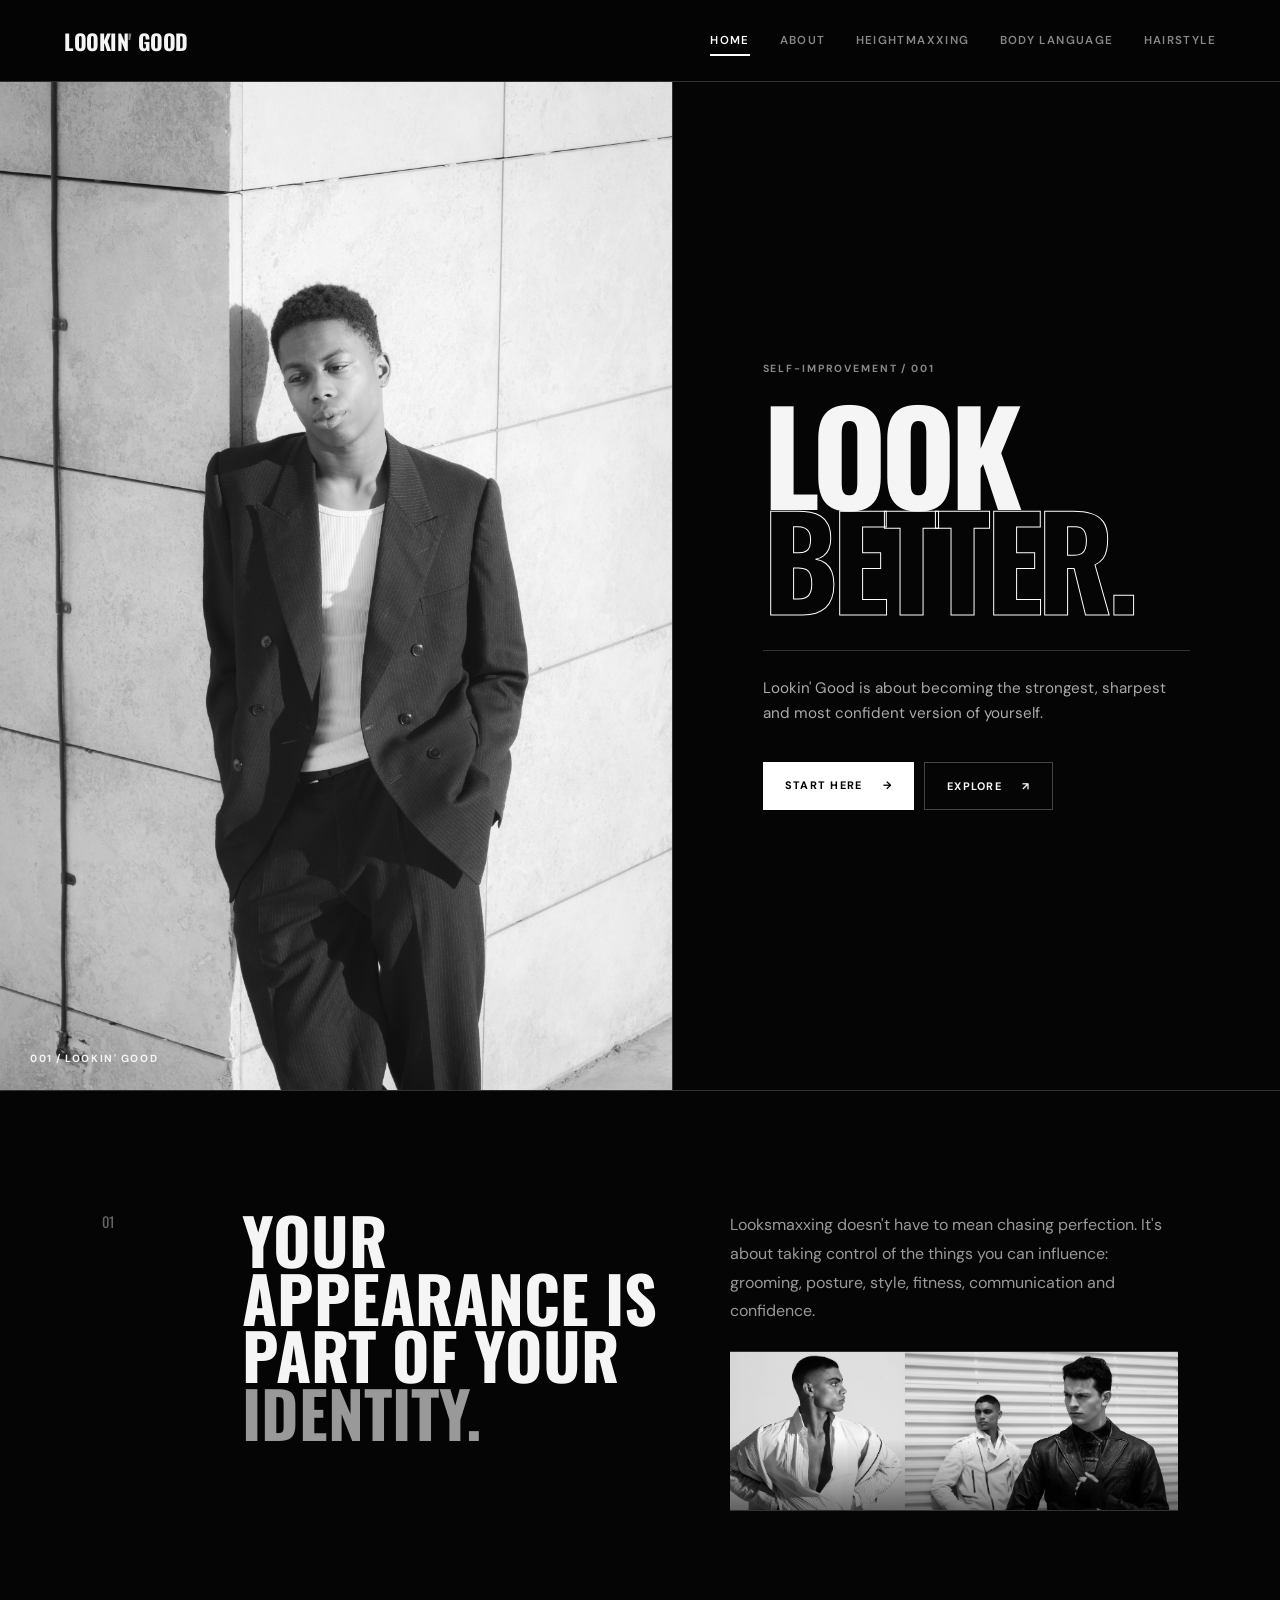
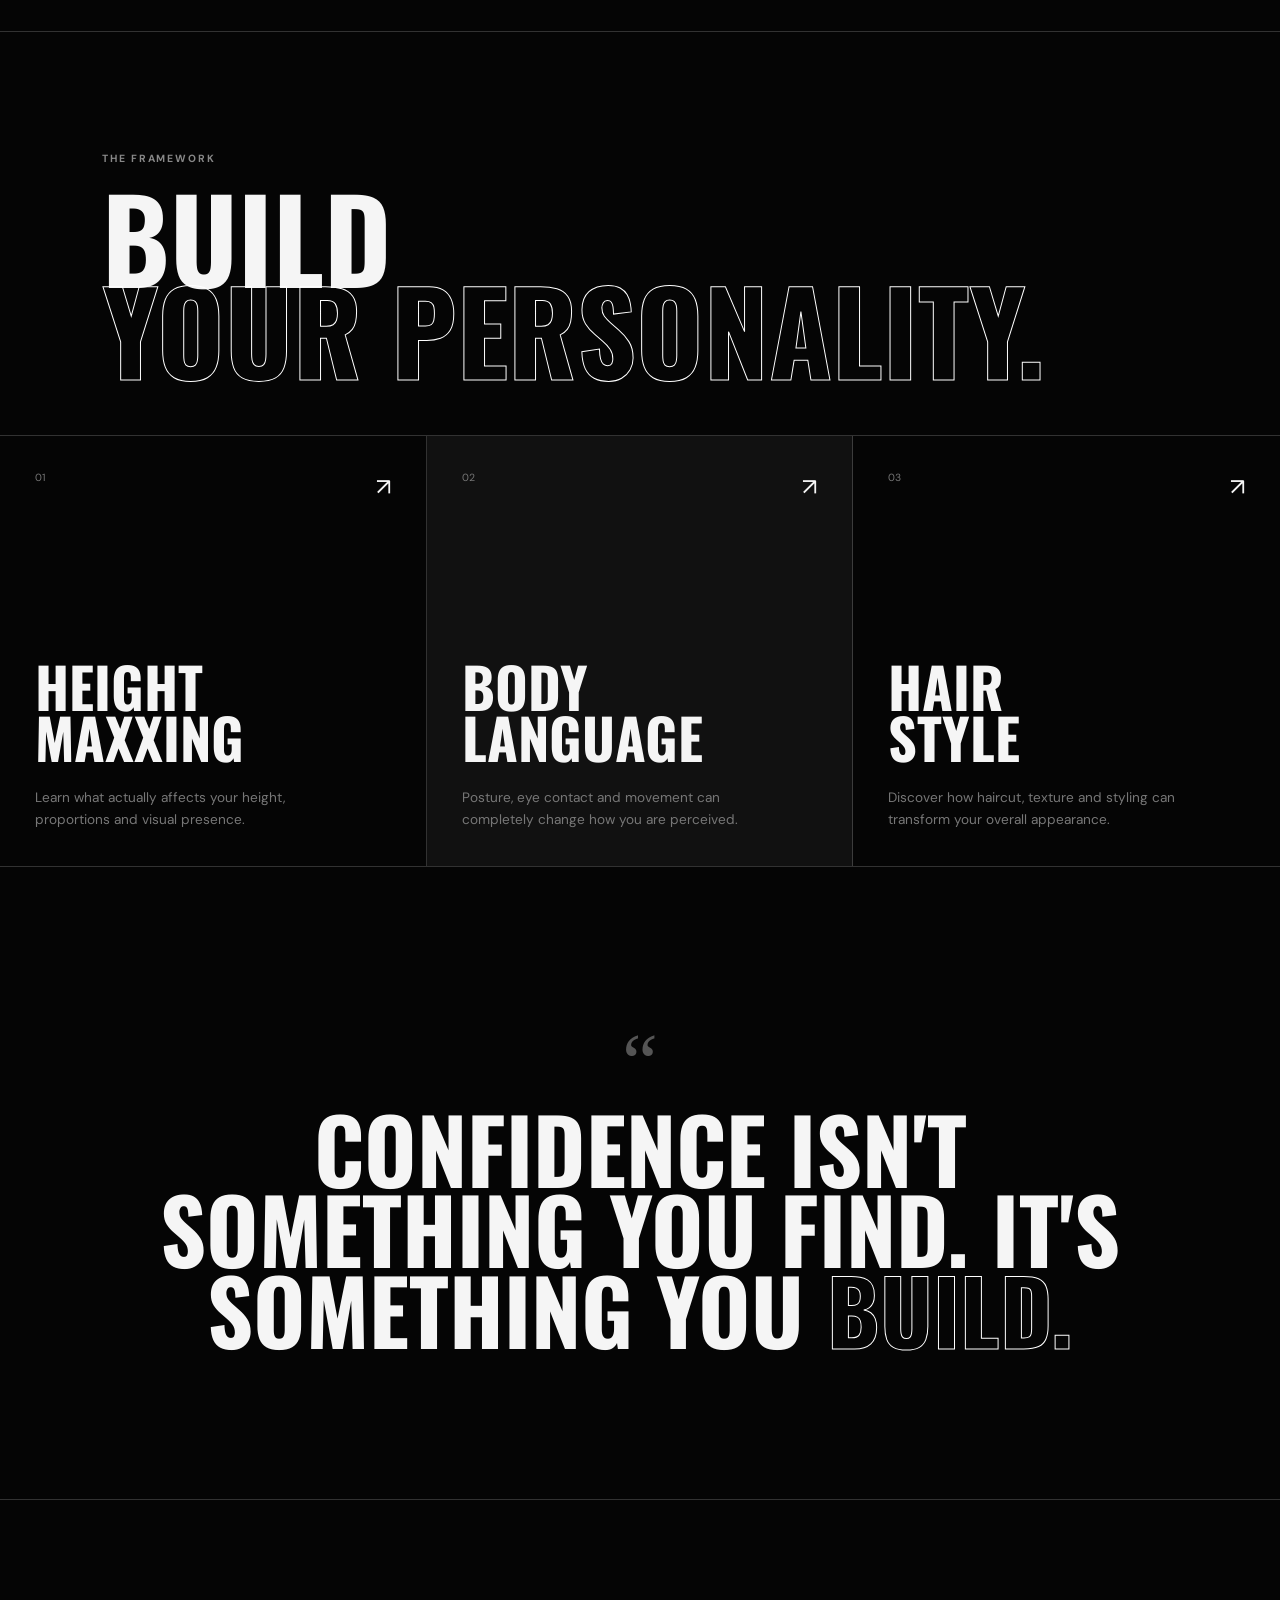
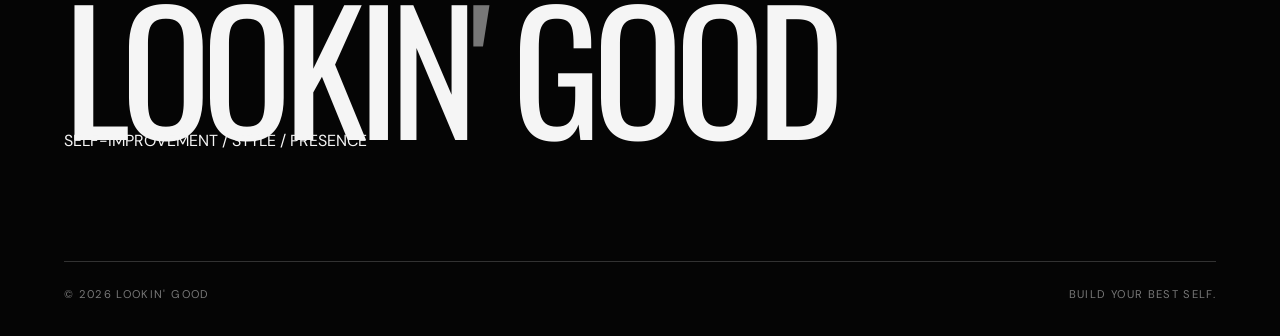
<file: index.html>
<!DOCTYPE html>
<html lang="en">
<head>

    <meta charset="UTF-8">
    <meta name="viewport" content="width=device-width, initial-scale=1.0">

    <title>Lookin' Good — Build Your Best Self</title>

    <meta
        name="description"
        content="Lookin' Good is a self-improvement platform focused on presentation, confidence, grooming, posture and personal style."
    >

    <link rel="stylesheet" href="styles.css">

    <!-- Google Font -->
    <link rel="preconnect" href="https://fonts.googleapis.com">
    <link rel="preconnect" href="https://fonts.gstatic.com" crossorigin>
    <link
        href="https://fonts.googleapis.com/css2?family=DM+Sans:wght@400;500;600;700&family=Oswald:wght@400;500;600;700&display=swap"
        rel="stylesheet"
    >

</head>

<body>

<header class="navbar">

    <a href="index.html" class="logo">
        LOOKIN<span>'</span> GOOD
    </a>

    <button class="menu-toggle" aria-label="Open menu">
        <span></span>
        <span></span>
    </button>

    <nav class="nav-links">

        <a href="index.html" class="nav-link active">
            HOME
        </a>

        <a href="about.html" class="nav-link">
            ABOUT
        </a>

        <a href="heightmaxxing.html" class="nav-link">
            HEIGHTMAXXING
        </a>

        <a href="body-lang.html" class="nav-link">
            BODY LANGUAGE
        </a>

        <a href="hairstyle.html" class="nav-link">
            HAIRSTYLE
        </a>

    </nav>

</header>

<main>

<section id="home" class="page">

    <div class="hero">

        <div class="hero-image">

            <img
                src="assets/hero.jpg"
                alt="Black and white portrait"
            >

            <div class="image-label">
                001 / LOOKIN' GOOD
            </div>

        </div>


        <div class="hero-content">

            <p class="eyebrow">
                SELF-IMPROVEMENT / 001
            </p>

            <h1>
                LOOK<br>
                <span>BETTER.</span>
            </h1>

            <div class="hero-line"></div>

            <p class="hero-description">
                Lookin' Good is about becoming the strongest,
                sharpest and most confident version of yourself.
            </p>

            <div class="hero-buttons">

                <a href="about.html" class="button button-white">
                    START HERE
                    <span>→</span>
                </a>

                <a href="hairstyle.html" class="button button-outline">
                    EXPLORE
                    <span>↗</span>
                </a>

            </div>

        </div>

    </div>


    <!-- INTRO STRIP -->

<div class="statement">

    <p class="statement-number">
        01
    </p>

    <h2>
        YOUR APPEARANCE IS<br>
        PART OF YOUR <span id="statement-id"><em>IDENTITY.</em></span>
    </h2>

    <div class="statement-side">

    <p class="statement-text">
        Looksmaxxing doesn't have to mean chasing perfection.
        It's about taking control of the things you can influence:
        grooming, posture, style, fitness, communication and confidence.
    </p>

    <div class="intro-banner">

        <img
            src="assets/intro-banner.jpg"
            alt="Black and white editorial fashion portrait"
        >


    </div>

    </div>
    
</div>


    <!-- THREE PILLARS -->

    <div class="section-heading">

        <p class="eyebrow">
            THE FRAMEWORK
        </p>

        <h2>
            BUILD<br>
            <span>YOUR PERSONALITY.</span>
        </h2>

    </div>


    <div class="cards">

        <a href="heightmaxxing.html" class="feature-card">

            <span class="card-number">01</span>

            <h3>
                HEIGHT<br>
                MAXXING
            </h3>

            <p>
                Learn what actually affects your height,
                proportions and visual presence.
            </p>

            <span class="card-arrow">↗</span>

        </a>


        <a href="body-lang.html" class="feature-card dark">

            <span class="card-number">02</span>

            <h3>
                BODY<br>
                LANGUAGE
            </h3>

            <p>
                Posture, eye contact and movement can
                completely change how you are perceived.
            </p>

            <span class="card-arrow">↗</span>

        </a>


        <a href="hairstyle.html" class="feature-card">

            <span class="card-number">03</span>

            <h3>
                HAIR<br>
                STYLE
            </h3>

            <p>
                Discover how haircut, texture and styling
                can transform your overall appearance.
            </p>

            <span class="card-arrow">↗</span>

        </a>

    </div>


    <!-- QUOTE -->

    <div class="big-quote">

        <span>“</span>

        <h2>
            CONFIDENCE ISN'T
            SOMETHING YOU FIND.
            IT'S SOMETHING
            YOU <em>BUILD.</em>
        </h2>

    </div>

</section>

</main>

<footer>

    <div class="footer-logo">
        LOOKIN<span>'</span> GOOD
    </div>

    <p>
        SELF-IMPROVEMENT / STYLE / PRESENCE
    </p>

    <div class="footer-bottom">

        <span>
            © 2026 LOOKIN' GOOD
        </span>

        <span>
            BUILD YOUR BEST SELF.
        </span>

    </div>

</footer>

<script src="script.js"></script>

</body>
</html>
</file>
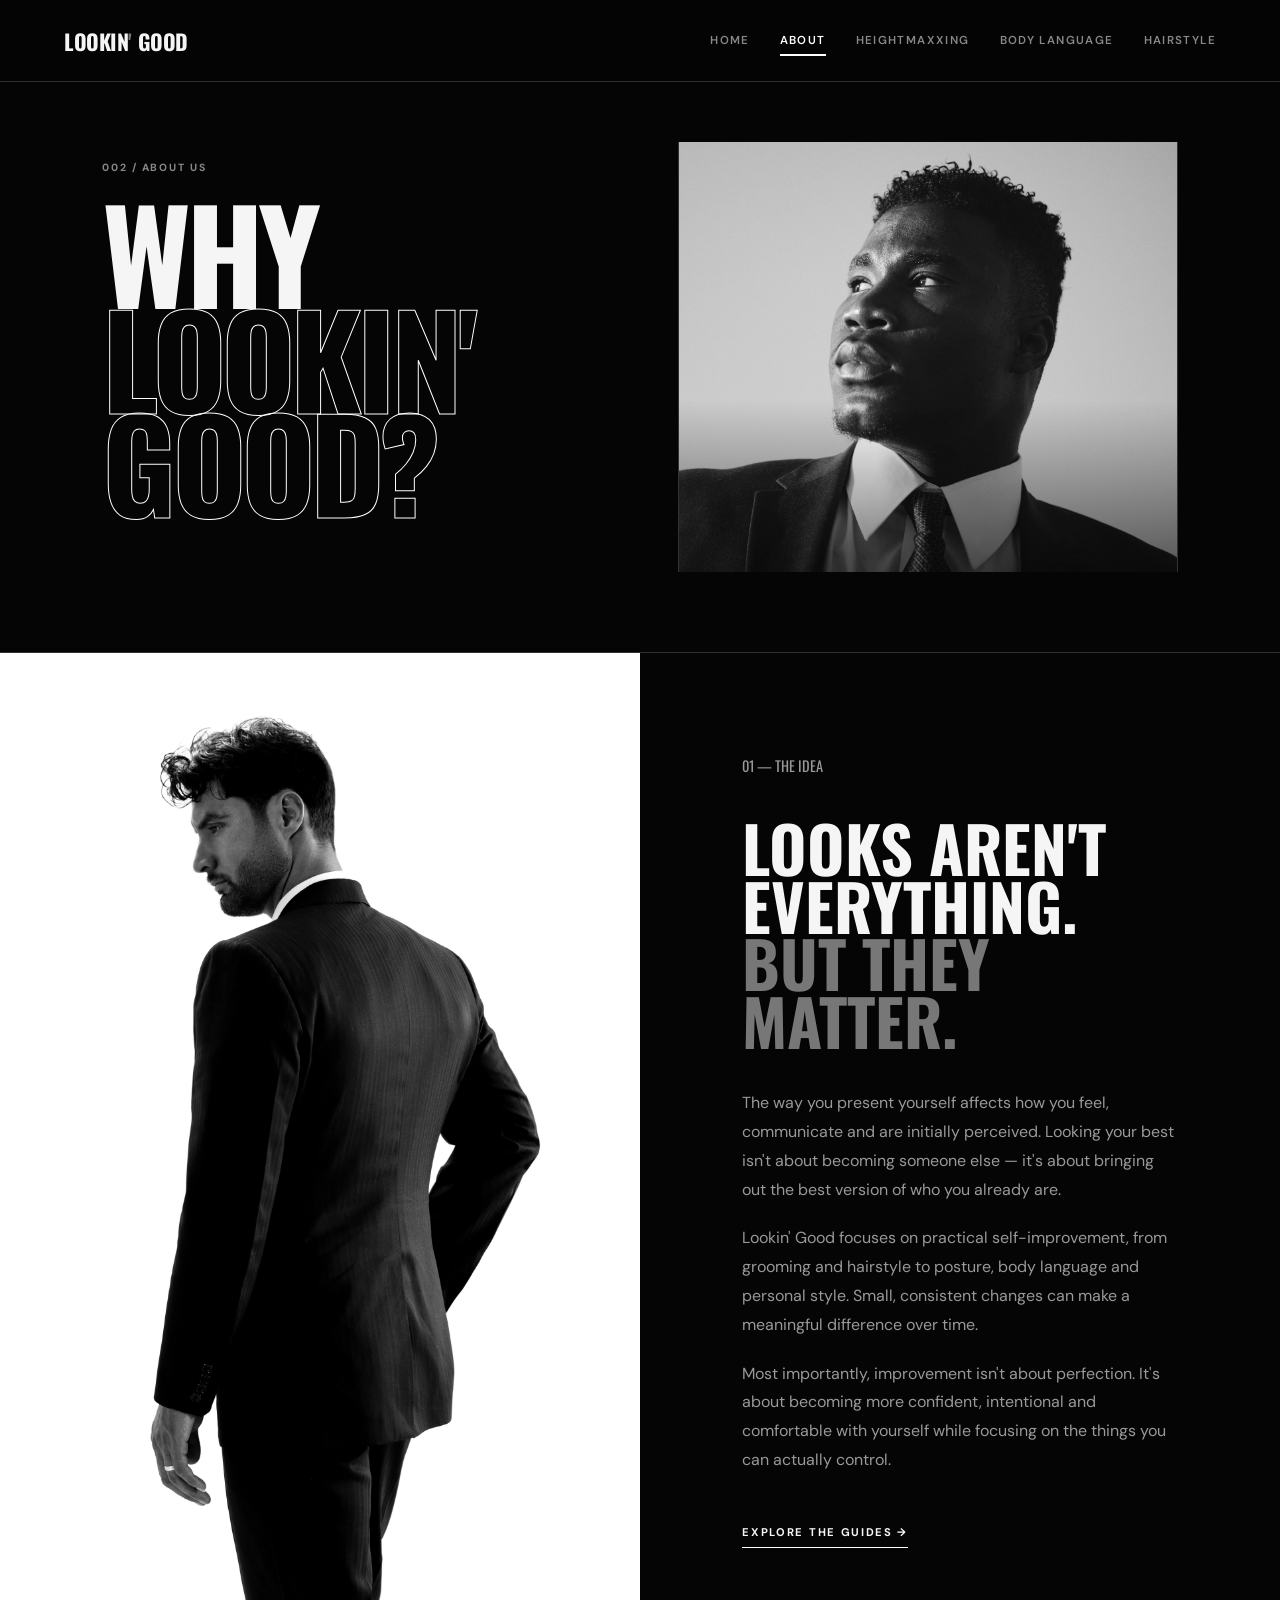
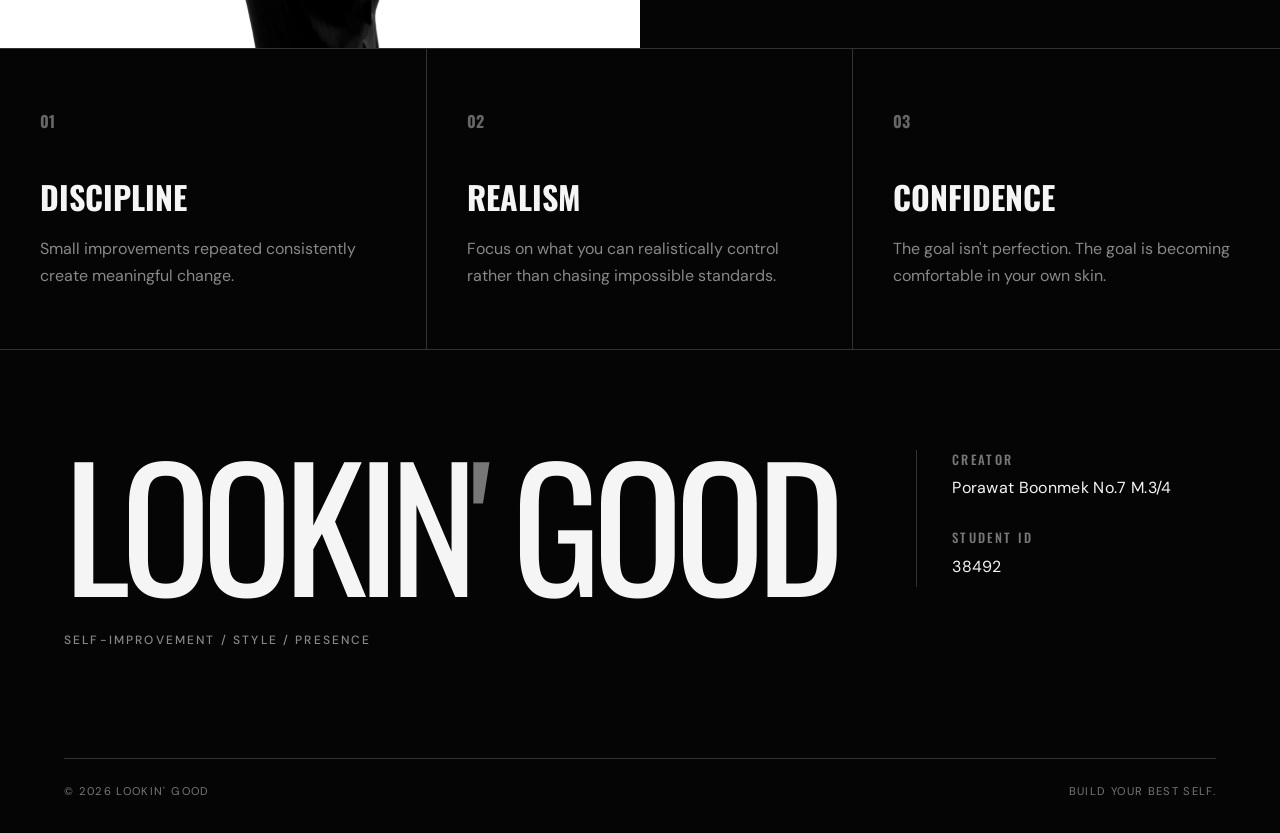
<file: about.html>
<!DOCTYPE html>
<html lang="en">
<head>

    <meta charset="UTF-8">
    <meta name="viewport" content="width=device-width, initial-scale=1.0">

    <title>About — Lookin' Good</title>

    <meta
        name="description"
        content="Lookin' Good is a self-improvement platform focused on presentation, confidence, grooming, posture and personal style."
    >

    <link rel="stylesheet" href="styles.css">

    <!-- Google Font -->
    <link rel="preconnect" href="https://fonts.googleapis.com">
    <link rel="preconnect" href="https://fonts.gstatic.com" crossorigin>
    <link
        href="https://fonts.googleapis.com/css2?family=DM+Sans:wght@400;500;600;700&family=Oswald:wght@400;500;600;700&display=swap"
        rel="stylesheet"
    >

</head>

<body>

<header class="navbar">

    <a href="index.html" class="logo">
        LOOKIN<span>'</span> GOOD
    </a>

    <button class="menu-toggle" aria-label="Open menu">
        <span></span>
        <span></span>
    </button>

    <nav class="nav-links">

        <a href="index.html" class="nav-link">
            HOME
        </a>

        <a href="about.html" class="nav-link active">
            ABOUT
        </a>

        <a href="heightmaxxing.html" class="nav-link">
            HEIGHTMAXXING
        </a>

        <a href="body-lang.html" class="nav-link">
            BODY LANGUAGE
        </a>

        <a href="hairstyle.html" class="nav-link">
            HAIRSTYLE
        </a>

    </nav>

</header>

<main>

<section id="about" class="page">

    <div class="page-header">

    <div class="page-header-text">

        <p class="eyebrow">
            002 / ABOUT US
        </p>

        <h1>
            WHY<br>
            <span>LOOKIN' GOOD?</span>
        </h1>

    </div>

    <div class="about-header-image">

        <img
            src="assets/about-header.jpg"
            alt="Black and white portrait"
        >

    </div>

</div>


    <div class="split-section">

        <div class="split-image">

            <img
                src="assets/about.jpg"
                alt="Minimalist black and white fashion portrait"
            >

        </div>


        <div class="split-content">

            <p class="section-number">
                01 — THE IDEA
            </p>

            <h2>
                LOOKS AREN'T<br>
                EVERYTHING.
                <span>BUT THEY MATTER.</span>
            </h2>

           <p>
    The way you present yourself affects how you feel, communicate and are initially perceived. 
    Looking your best isn't about becoming someone else — 
    it's about bringing out the best version of who you already are.
</p>

<p>
    Lookin' Good focuses on practical self-improvement, from grooming and hairstyle to posture, body language and personal style. 
    Small, consistent changes can make a meaningful difference over time.
</p>

<p>
    Most importantly, improvement isn't about perfection. 
    It's about becoming more confident, intentional and comfortable with yourself while focusing on the things you can actually control.
</p>
            <a href="heightmaxxing.html" class="text-link">
                EXPLORE THE GUIDES →
            </a>

        </div>

    </div>


    <div class="values">

        <div class="value">
            <strong>01</strong>
            <h3>DISCIPLINE</h3>
            <p>
                Small improvements repeated consistently
                create meaningful change.
            </p>
        </div>

        <div class="value">
            <strong>02</strong>
            <h3>REALISM</h3>
            <p>
                Focus on what you can realistically control
                rather than chasing impossible standards.
            </p>
        </div>

        <div class="value">
            <strong>03</strong>
            <h3>CONFIDENCE</h3>
            <p>
                The goal isn't perfection. The goal is
                becoming comfortable in your own skin.
            </p>
        </div>

    </div>

</section>

</main>

<footer>

    <div class="footer-main">

        <div class="footer-logo">
            LOOKIN<span>'</span> GOOD
        </div>

        <div class="footer-contact">

            <p>
                <span>CREATOR</span>
                Porawat Boonmek No.7 M.3/4
            </p>

            <p>
                <span>STUDENT ID</span>
                38492
            </p>

        </div>

    </div>

    <p class="footer-description">
        SELF-IMPROVEMENT / STYLE / PRESENCE
    </p>

    <div class="footer-bottom">

        <span>
            © 2026 LOOKIN' GOOD
        </span>

        <span>
            BUILD YOUR BEST SELF.
        </span>

    </div>

</footer>


<script src="script.js"></script>

</body>
</html>
</file>
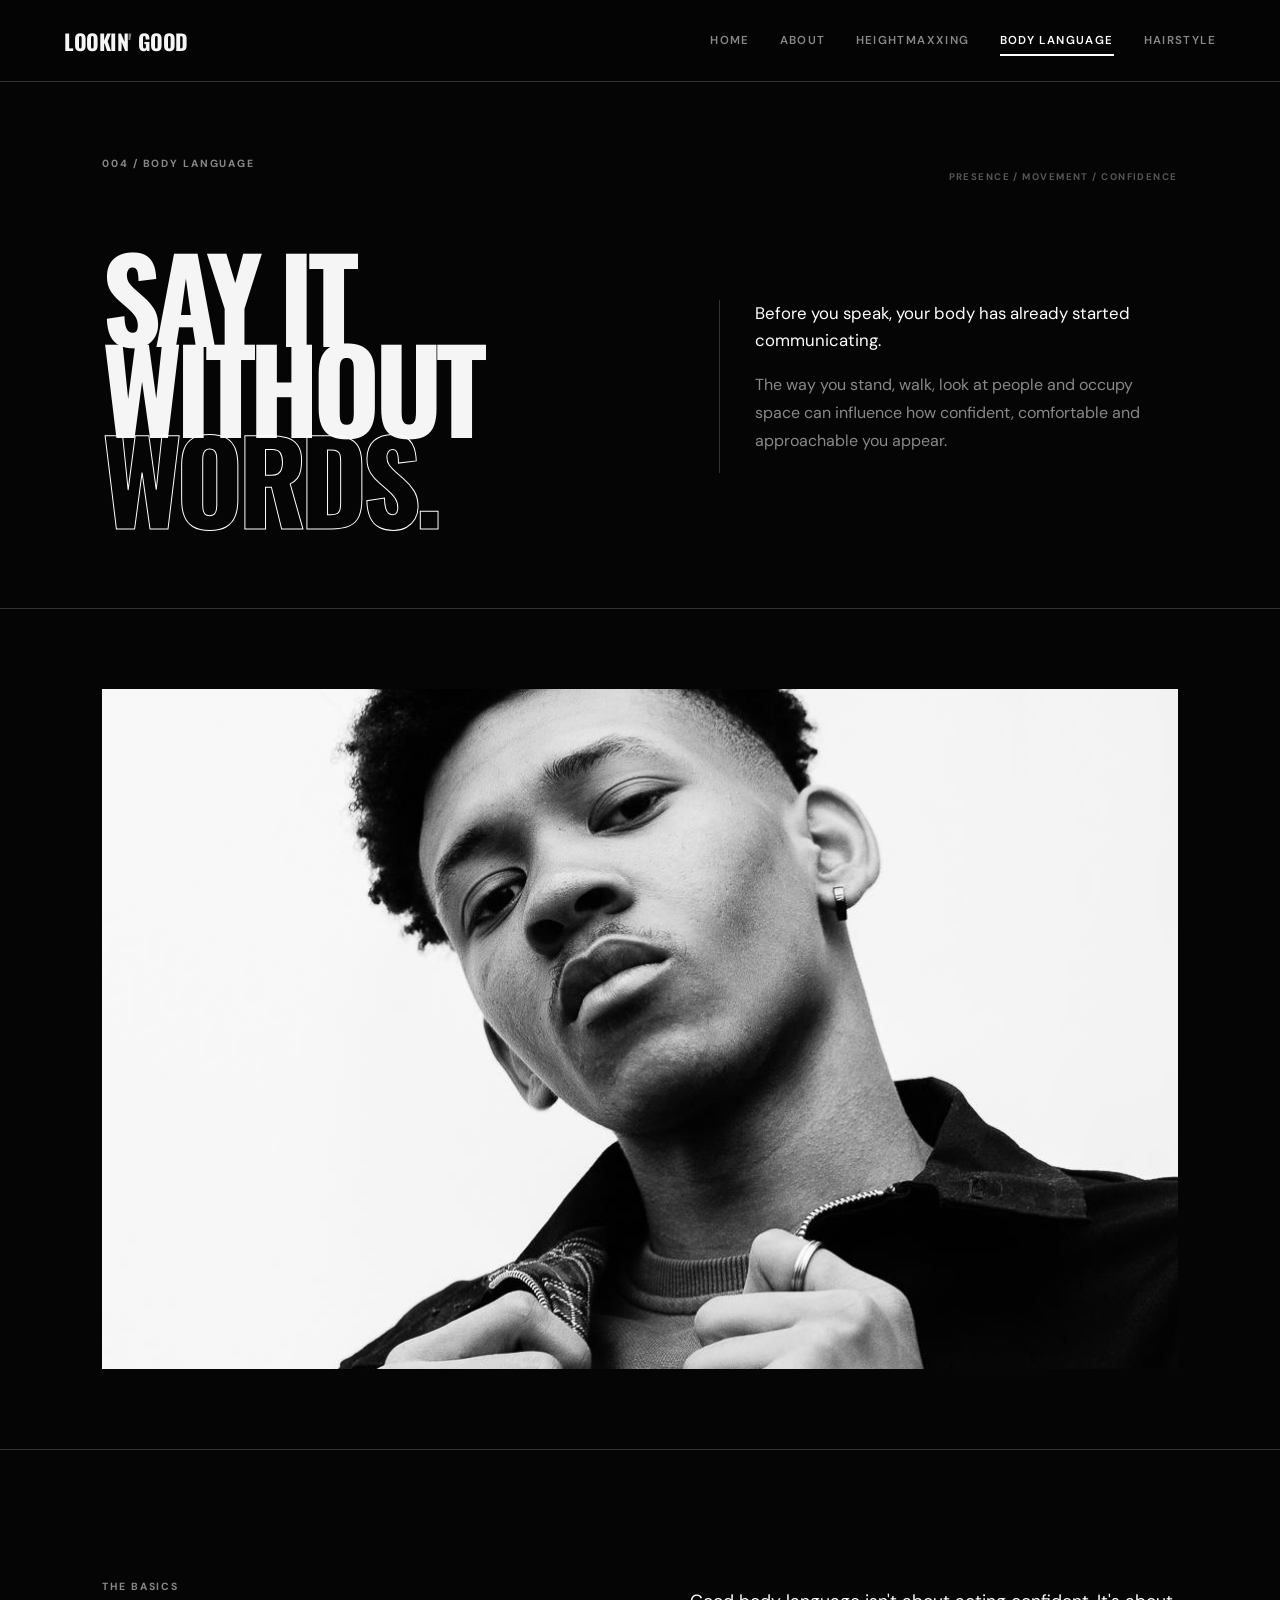
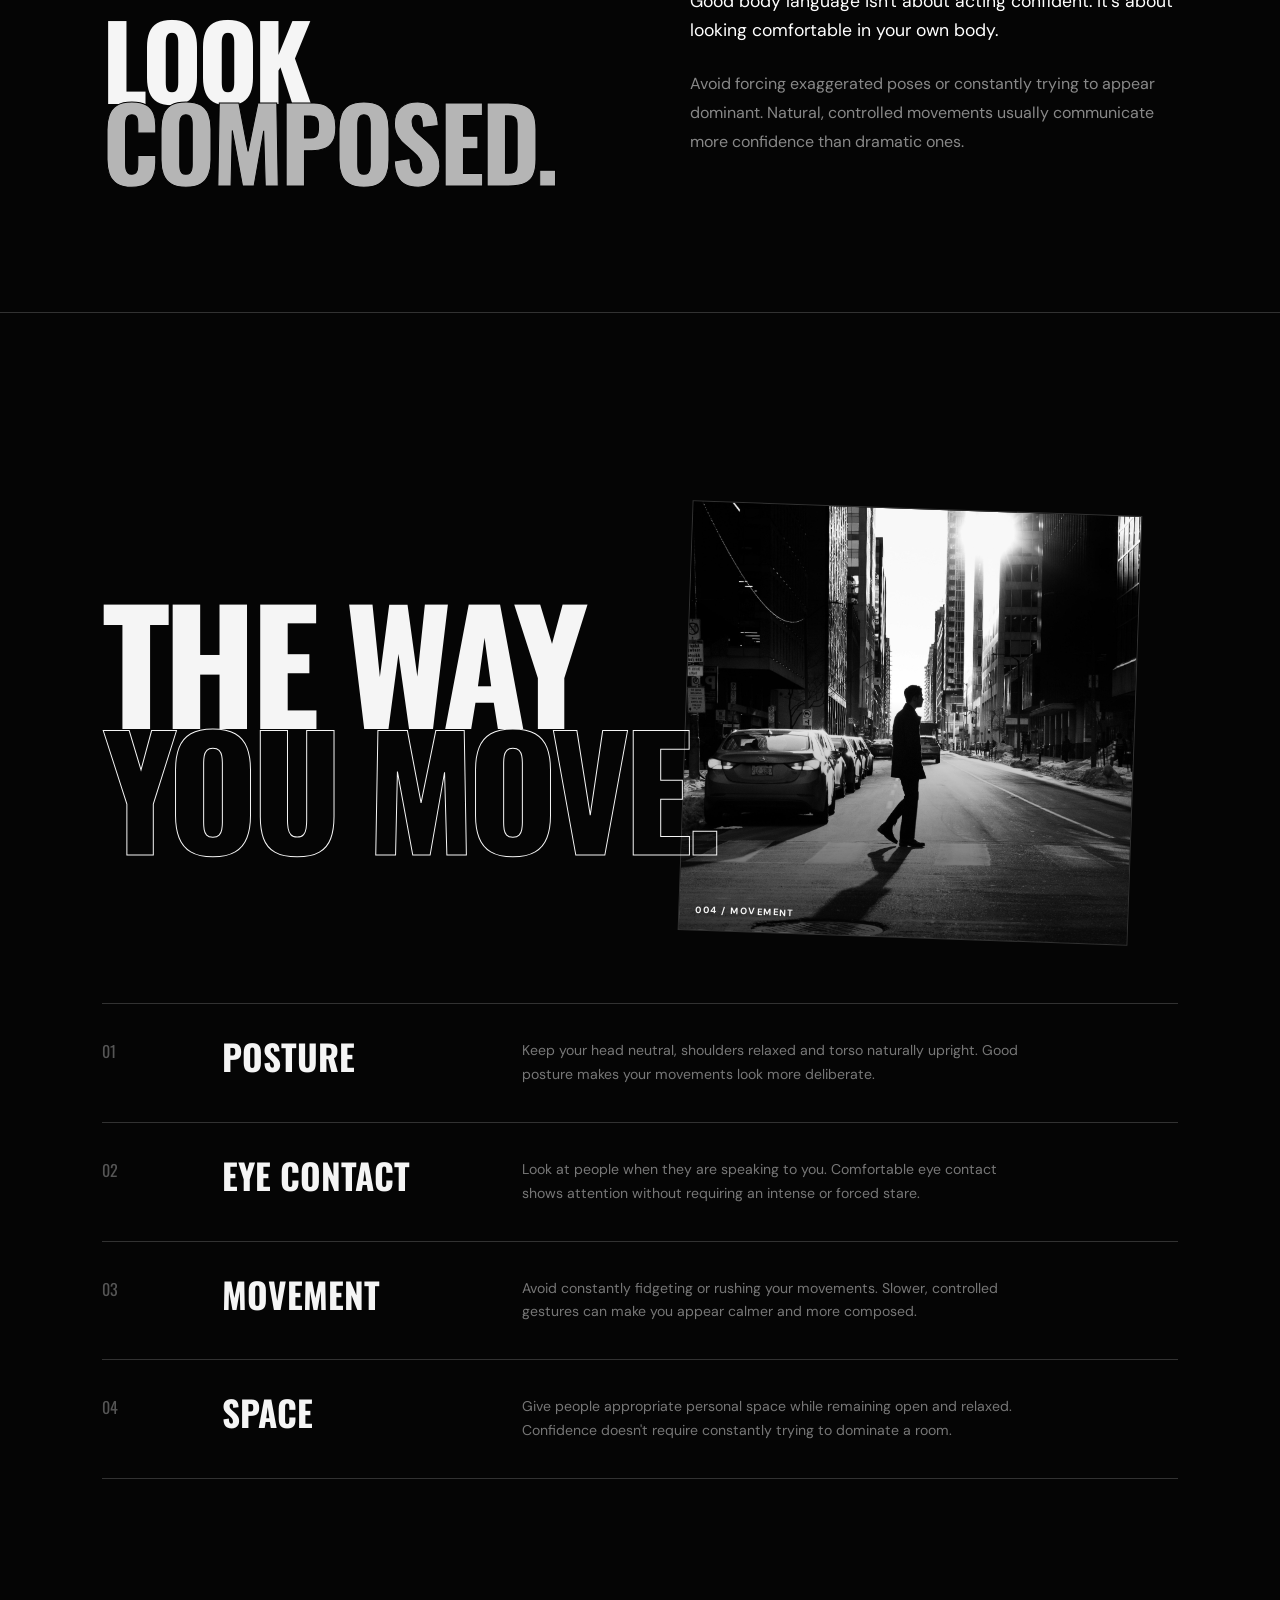
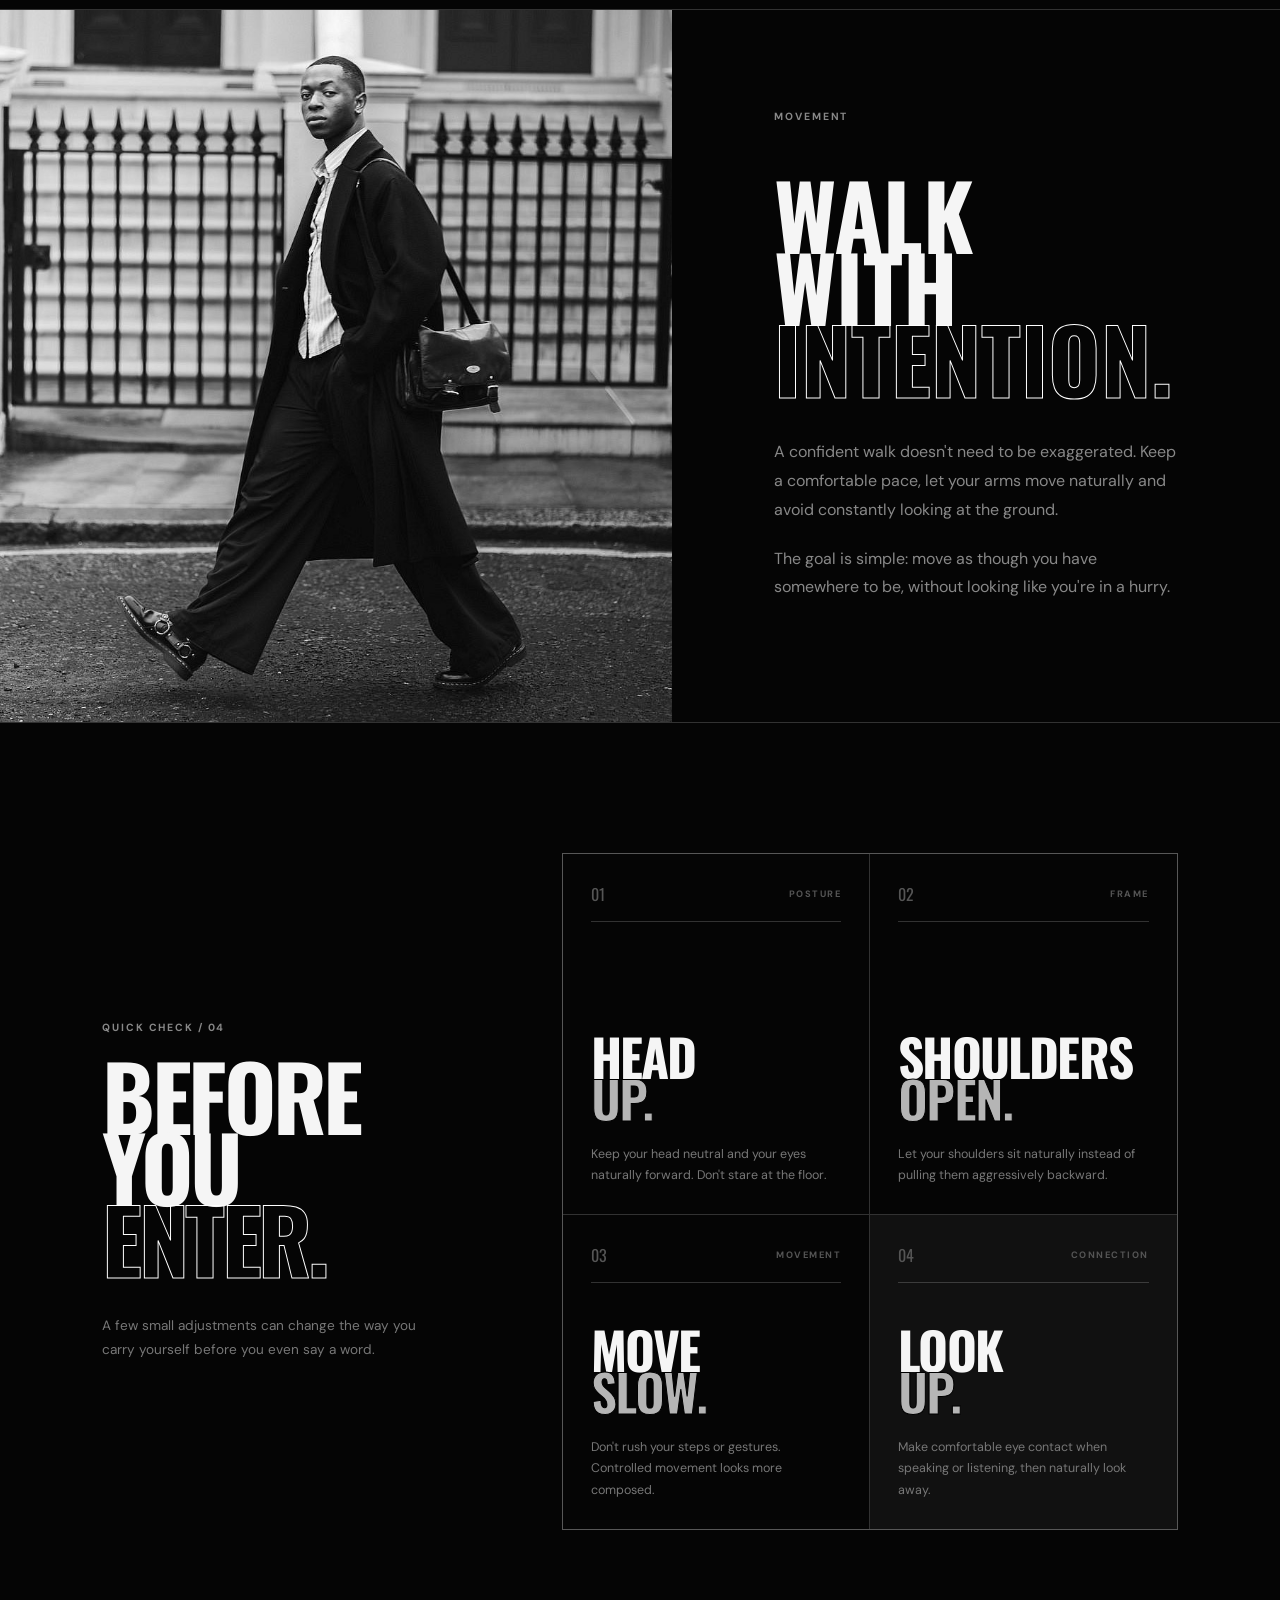
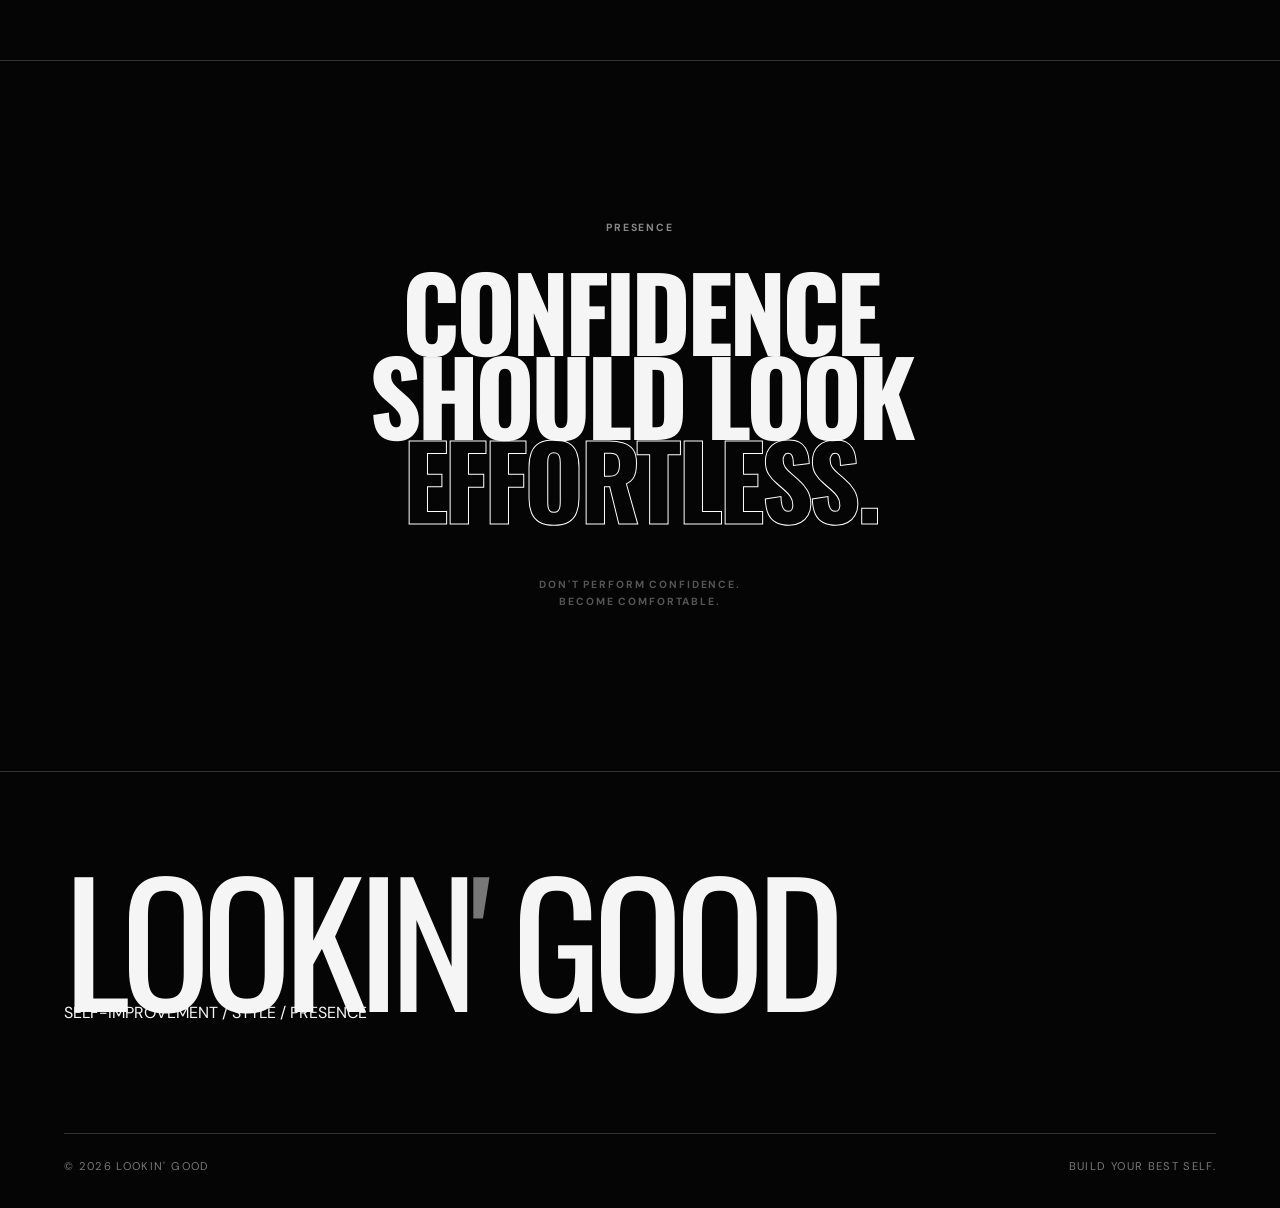
<file: body-lang.html>
<!DOCTYPE html>
<html lang="en">

<head>

    <meta charset="UTF-8">
    <meta name="viewport" content="width=device-width, initial-scale=1.0">

    <title>Body Language — Lookin' Good</title>

    <meta
        name="description"
        content="A practical guide to body language, posture, movement and presence."
    >

    <link rel="stylesheet" href="styles.css">

    <link rel="preconnect" href="https://fonts.googleapis.com">
    <link rel="preconnect" href="https://fonts.gstatic.com" crossorigin>

    <link
        href="https://fonts.googleapis.com/css2?family=DM+Sans:wght@400;500;600;700&family=Oswald:wght@400;500;600;700&display=swap"
        rel="stylesheet"
    >

</head>

<body>

<header class="navbar">

    <a href="index.html" class="logo">
        LOOKIN<span>'</span> GOOD
    </a>

    <button class="menu-toggle" aria-label="Open menu">
        <span></span>
        <span></span>
    </button>

    <nav class="nav-links">

        <a href="index.html" class="nav-link">
            HOME
        </a>

        <a href="about.html" class="nav-link">
            ABOUT
        </a>

        <a href="heightmaxxing.html" class="nav-link">
            HEIGHTMAXXING
        </a>

        <a href="body-lang.html" class="nav-link active">
            BODY LANGUAGE
        </a>

        <a href="hairstyle.html" class="nav-link">
            HAIRSTYLE
        </a>

    </nav>

</header>


<main class="body-page">


    <!-- =========================================
         INTRO
    ========================================== -->

    <section class="body-intro">

        <div class="body-intro-top">

            <p class="eyebrow">
                004 / BODY LANGUAGE
            </p>

            <span class="body-intro-index">
                PRESENCE / MOVEMENT / CONFIDENCE
            </span>

        </div>


        <div class="body-intro-main">

            <h1>
                SAY IT<br>
                WITHOUT<br>
                <span>WORDS.</span>
            </h1>

            <div class="body-intro-text">

                <p class="body-lead">
                    Before you speak, your body has already
                    started communicating.
                </p>

                <p>
                    The way you stand, walk, look at people and
                    occupy space can influence how confident,
                    comfortable and approachable you appear.
                </p>

            </div>

        </div>

    </section>


    <!-- =========================================
         HERO IMAGE
    ========================================== -->

    <section class="body-feature">

        <div class="body-feature-image">

            <img
                src="assets/body-language.jpg"
                alt="Black and white portrait showing confident body language"
            >

        </div>


    </section>


    <!-- =========================================
         CORE IDEA
    ========================================== -->

    <section class="body-core">

        <div class="body-core-heading">

            <p class="eyebrow">
                THE BASICS
            </p>

            <h2>
                LOOK<br>
                <span>COMPOSED.</span>
            </h2>

        </div>


        <div class="body-core-content">

            <p class="body-core-lead">
                Good body language isn't about acting
                confident. It's about looking comfortable
                in your own body.
            </p>

            <p>
                Avoid forcing exaggerated poses or constantly
                trying to appear dominant. Natural, controlled
                movements usually communicate more confidence
                than dramatic ones.
            </p>

        </div>

    </section>


    <!-- =========================================
         FOUR PRINCIPLES
    ========================================== -->

    <section class="body-principles">

        <div class="movement-heading">

            <div class="movement-heading-image">
                <img
                src="assets/movement-detail.jpg"
                alt="Black and white silhouette of a person walking"
                >
                <span>004 / MOVEMENT</span>
            </div>

            <h2>
                <span class="movement-line">THE WAY</span>
                <span class="movement-line movement-outline">YOU MOVE.</span>
            </h2>

        </div>


        <div class="body-principles-list">

            <div class="body-principle">

                <div class="body-principle-number">
                    01
                </div>

                <div class="body-principle-content">

                    <h3>POSTURE</h3>

                    <p>
                        Keep your head neutral, shoulders relaxed
                        and torso naturally upright. Good posture
                        makes your movements look more deliberate.
                    </p>

                </div>

            </div>


            <div class="body-principle">

                <div class="body-principle-number">
                    02
                </div>

                <div class="body-principle-content">

                    <h3>EYE CONTACT</h3>

                    <p>
                        Look at people when they are speaking to you.
                        Comfortable eye contact shows attention without
                        requiring an intense or forced stare.
                    </p>

                </div>

            </div>


            <div class="body-principle">

                <div class="body-principle-number">
                    03
                </div>

                <div class="body-principle-content">

                    <h3>MOVEMENT</h3>

                    <p>
                        Avoid constantly fidgeting or rushing your
                        movements. Slower, controlled gestures can make
                        you appear calmer and more composed.
                    </p>

                </div>

            </div>


            <div class="body-principle">

                <div class="body-principle-number">
                    04
                </div>

                <div class="body-principle-content">

                    <h3>SPACE</h3>

                    <p>
                        Give people appropriate personal space while
                        remaining open and relaxed. Confidence doesn't
                        require constantly trying to dominate a room.
                    </p>

                </div>

            </div>

        </div>

    </section>


    <!-- =========================================
         WALKING
    ========================================== -->

    <section class="body-walk">

        <div class="body-walk-image">

            <img
                src="assets/body-walk.jpg"
                alt="Black and white image representing confident movement"
            >

        </div>


        <div class="body-walk-content">

            <p class="eyebrow">
                MOVEMENT
            </p>

            <h2>
                WALK<br>
                WITH<br>
                <span>INTENTION.</span>
            </h2>

            <p>
                A confident walk doesn't need to be exaggerated.
                Keep a comfortable pace, let your arms move naturally
                and avoid constantly looking at the ground.
            </p>

            <p>
                The goal is simple: move as though you have somewhere
                to be, without looking like you're in a hurry.
            </p>

        </div>

    </section>


<!-- =========================================
     QUICK CHECK
========================================= -->

<section class="body-check">

    <div class="body-check-title">

        <p class="eyebrow">
            QUICK CHECK / 04
        </p>

        <h2>
            BEFORE<br>
            YOU <span>ENTER.</span>
        </h2>

        <p class="body-check-intro">
            A few small adjustments can change the way
            you carry yourself before you even say a word.
        </p>

    </div>


    <div class="body-check-grid">

        <div class="body-check-card body-check-card-large">

            <div class="body-check-card-top">
                <span>01</span>
                <span>POSTURE</span>
            </div>

            <div class="body-check-card-main">
                <h3>HEAD<br><span>UP.</span></h3>

                <p>
                    Keep your head neutral and your eyes
                    naturally forward. Don't stare at the floor.
                </p>
            </div>

        </div>


        <div class="body-check-card">

            <div class="body-check-card-top">
                <span>02</span>
                <span>FRAME</span>
            </div>

            <div class="body-check-card-main">
                <h3>SHOULDERS<br><span>OPEN.</span></h3>

                <p>
                    Let your shoulders sit naturally instead
                    of pulling them aggressively backward.
                </p>
            </div>

        </div>


        <div class="body-check-card">

            <div class="body-check-card-top">
                <span>03</span>
                <span>MOVEMENT</span>
            </div>

            <div class="body-check-card-main">
                <h3>MOVE<br><span>SLOW.</span></h3>

                <p>
                    Don't rush your steps or gestures.
                    Controlled movement looks more composed.
                </p>
            </div>

        </div>


        <div class="body-check-card body-check-card-wide">

            <div class="body-check-card-top">
                <span>04</span>
                <span>CONNECTION</span>
            </div>

            <div class="body-check-card-main">
                <h3>
                    LOOK<br>
                    <span>UP.</span>
                </h3>

                <p>
                    Make comfortable eye contact when speaking
                    or listening, then naturally look away.
                </p>
            </div>

        </div>

    </div>

</section>

    <!-- =========================================
         FINAL STATEMENT
    ========================================== -->

    <section class="body-final">

        <p class="eyebrow">
            PRESENCE
        </p>

        <h2>
            CONFIDENCE<br>
            SHOULD LOOK<br>
            <span>EFFORTLESS.</span>
        </h2>

        <p class="body-final-small">
            DON'T PERFORM CONFIDENCE.<br>
            BECOME COMFORTABLE.
        </p>

    </section>


</main>


<footer>

    <div class="footer-logo">
        LOOKIN<span>'</span> GOOD
    </div>

    <p>
        SELF-IMPROVEMENT / STYLE / PRESENCE
    </p>

    <div class="footer-bottom">

        <span>
            © 2026 LOOKIN' GOOD
        </span>

        <span>
            BUILD YOUR BEST SELF.
        </span>

    </div>

</footer>


<script src="script.js"></script>

</body>
</html>
</file>
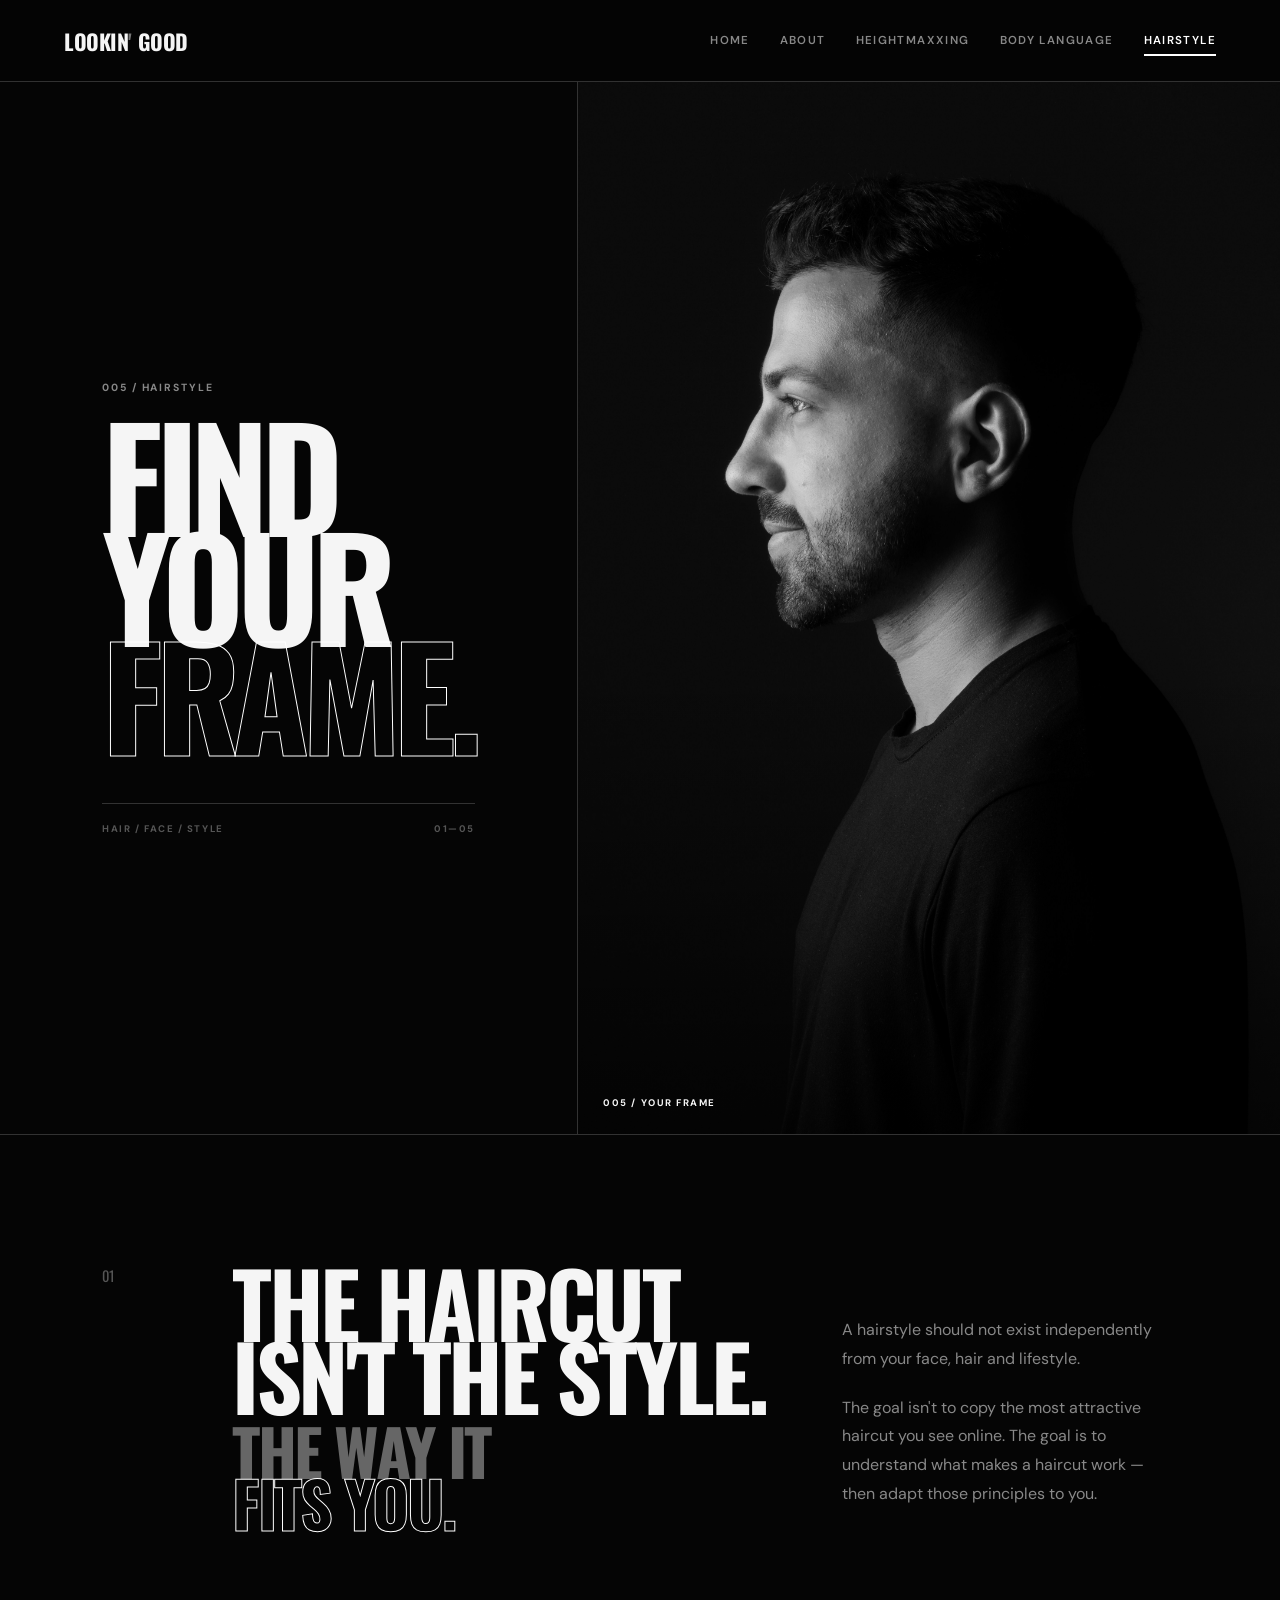
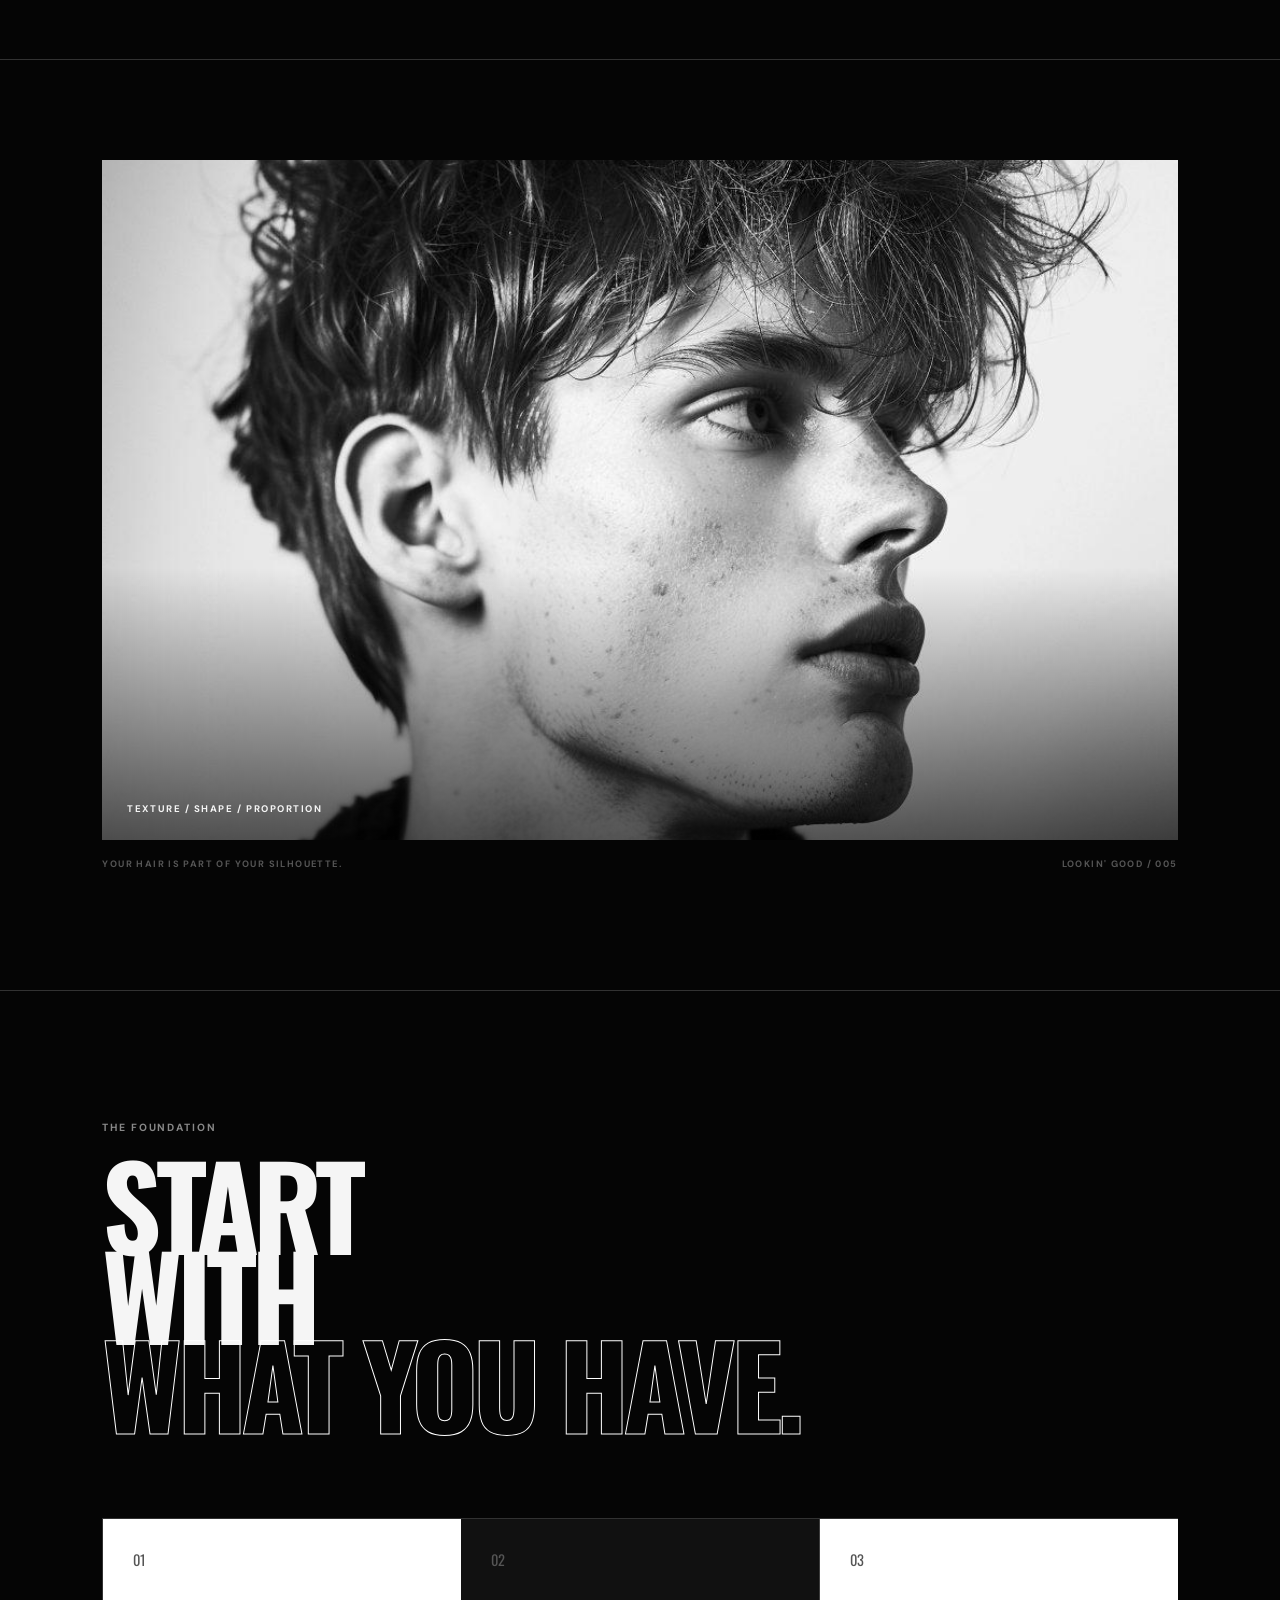
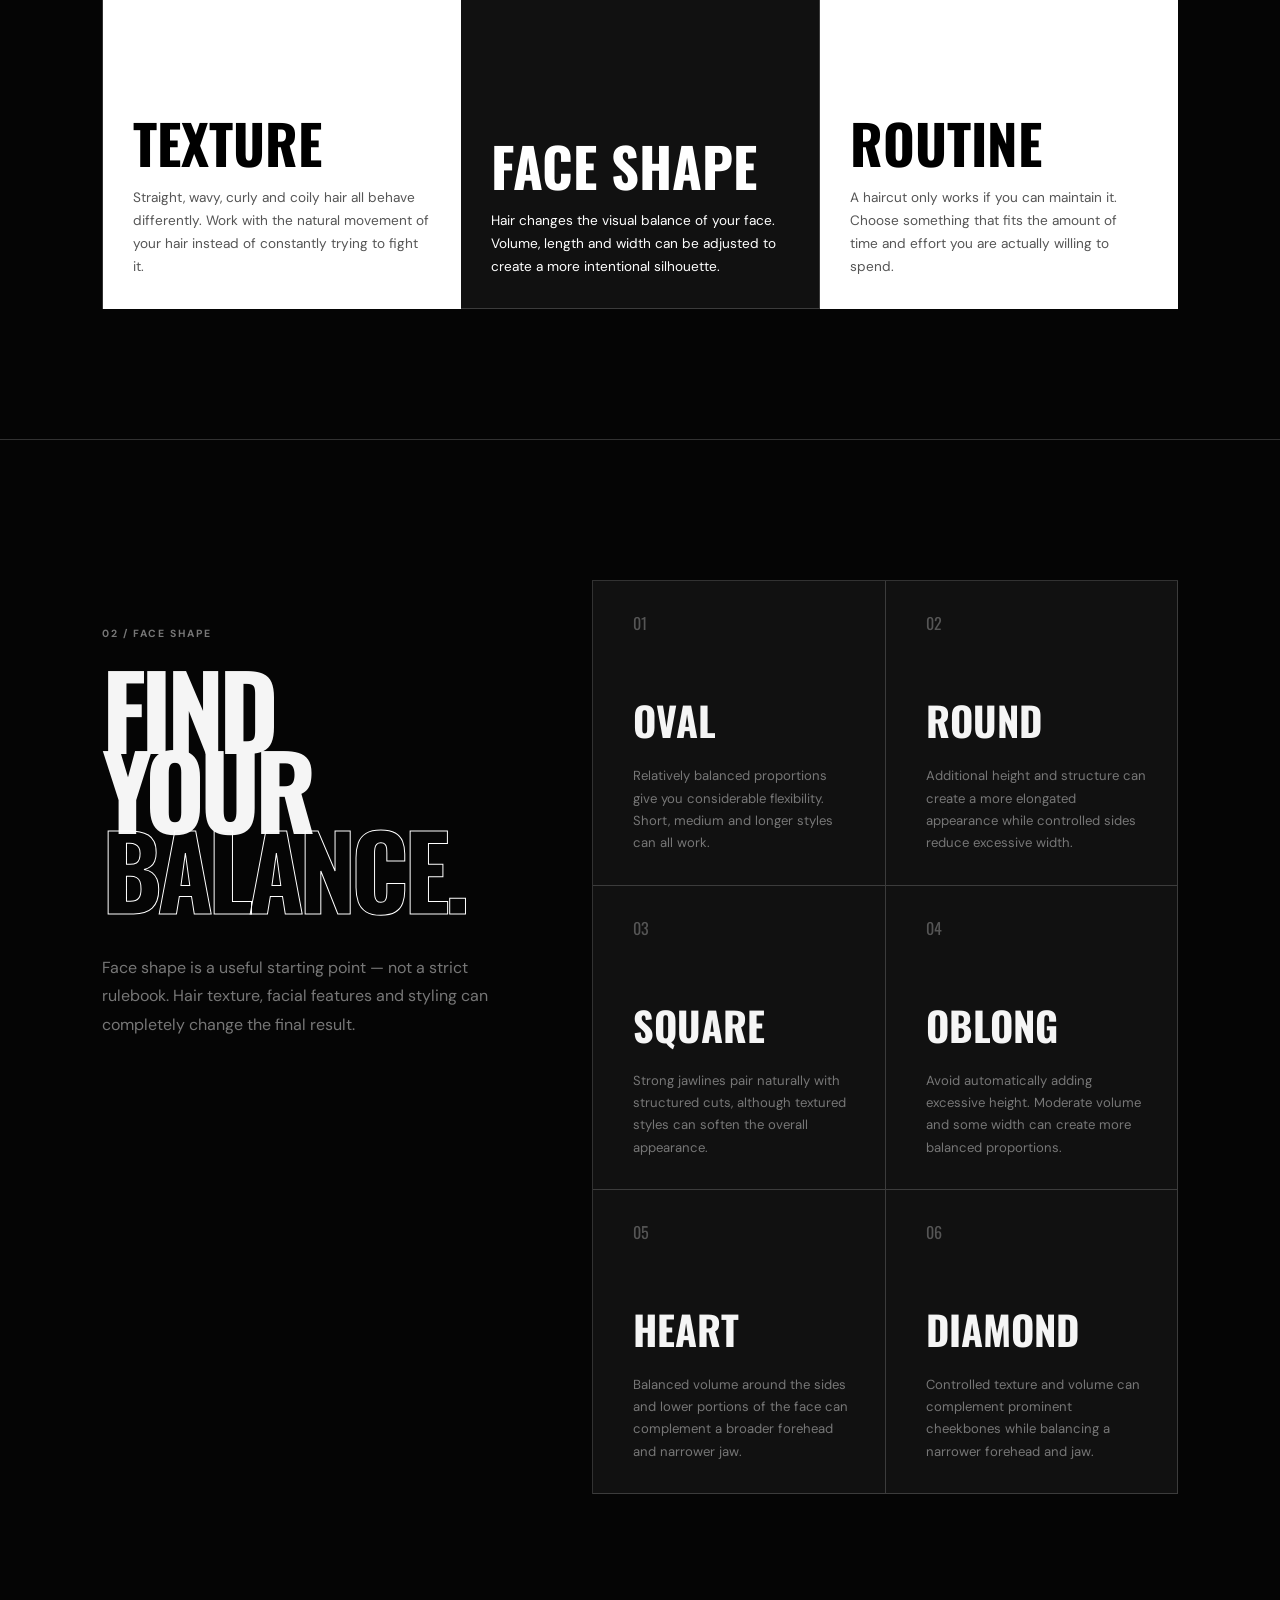
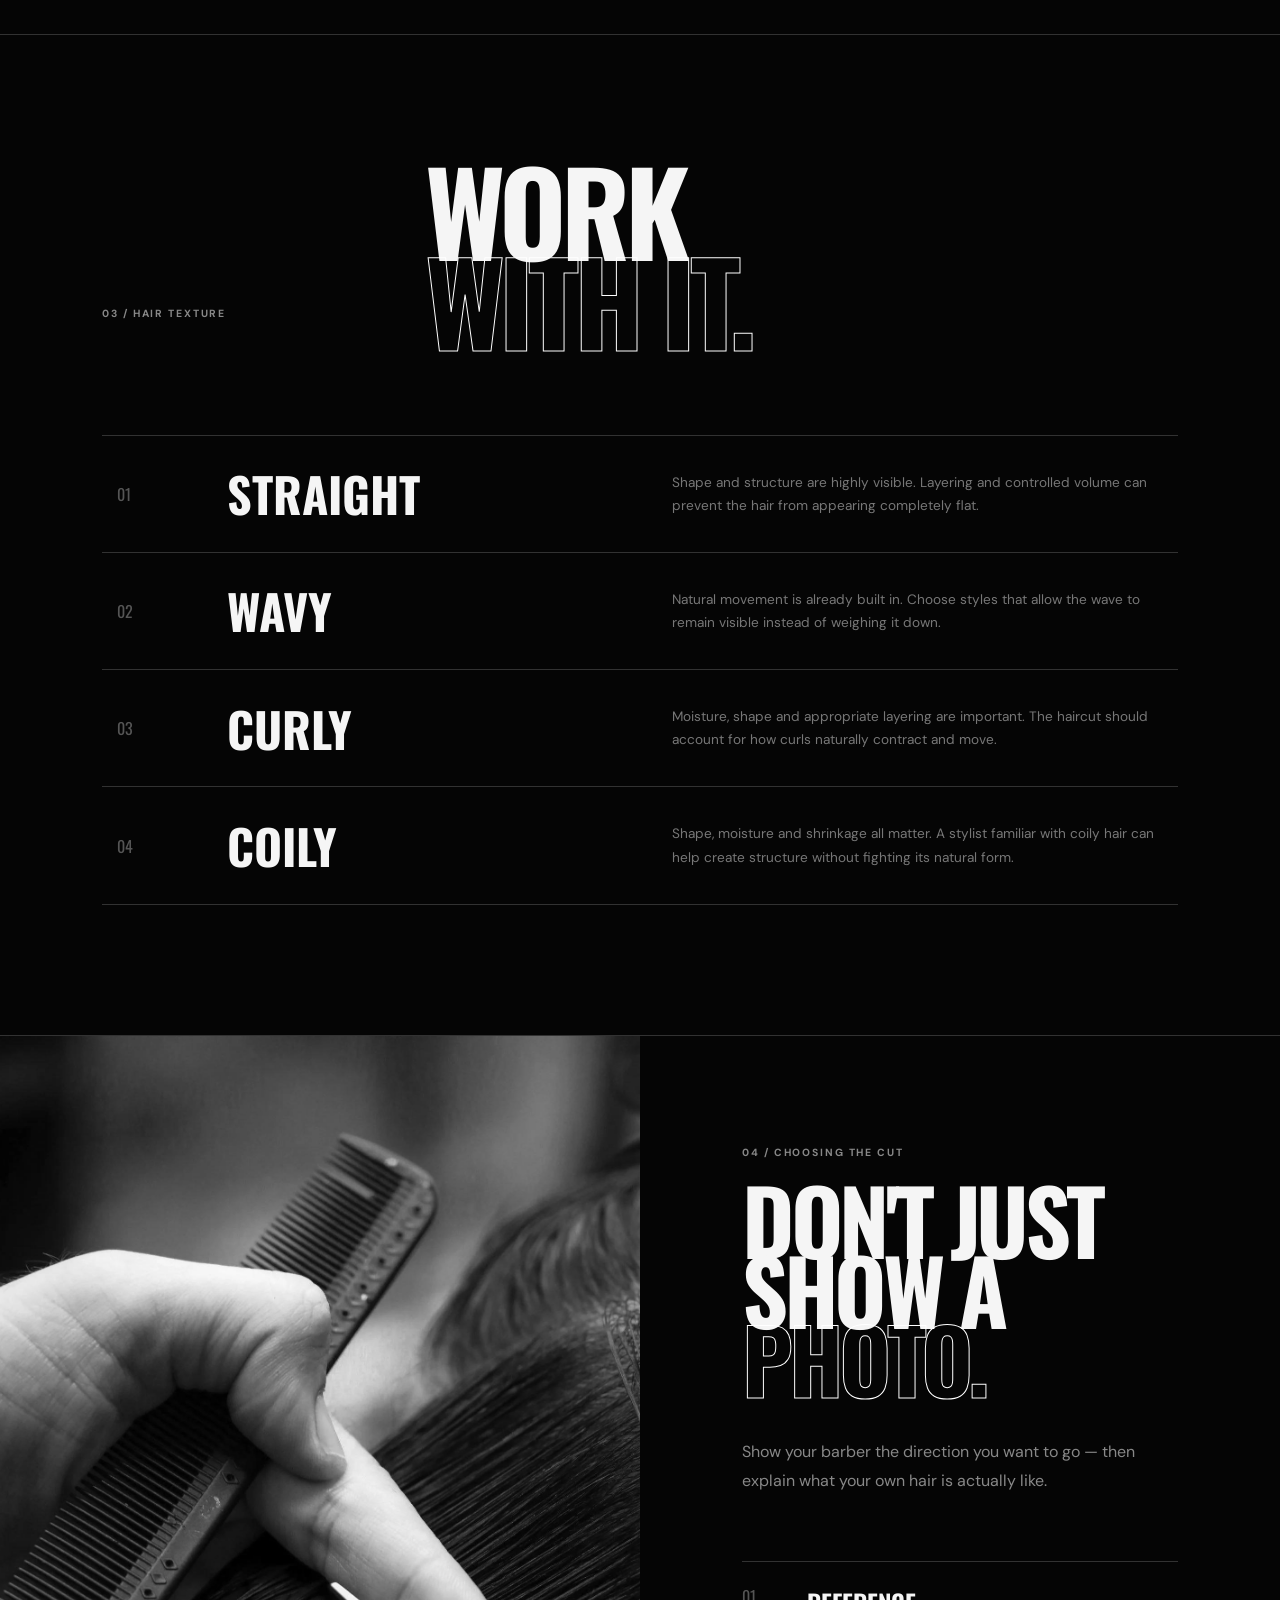
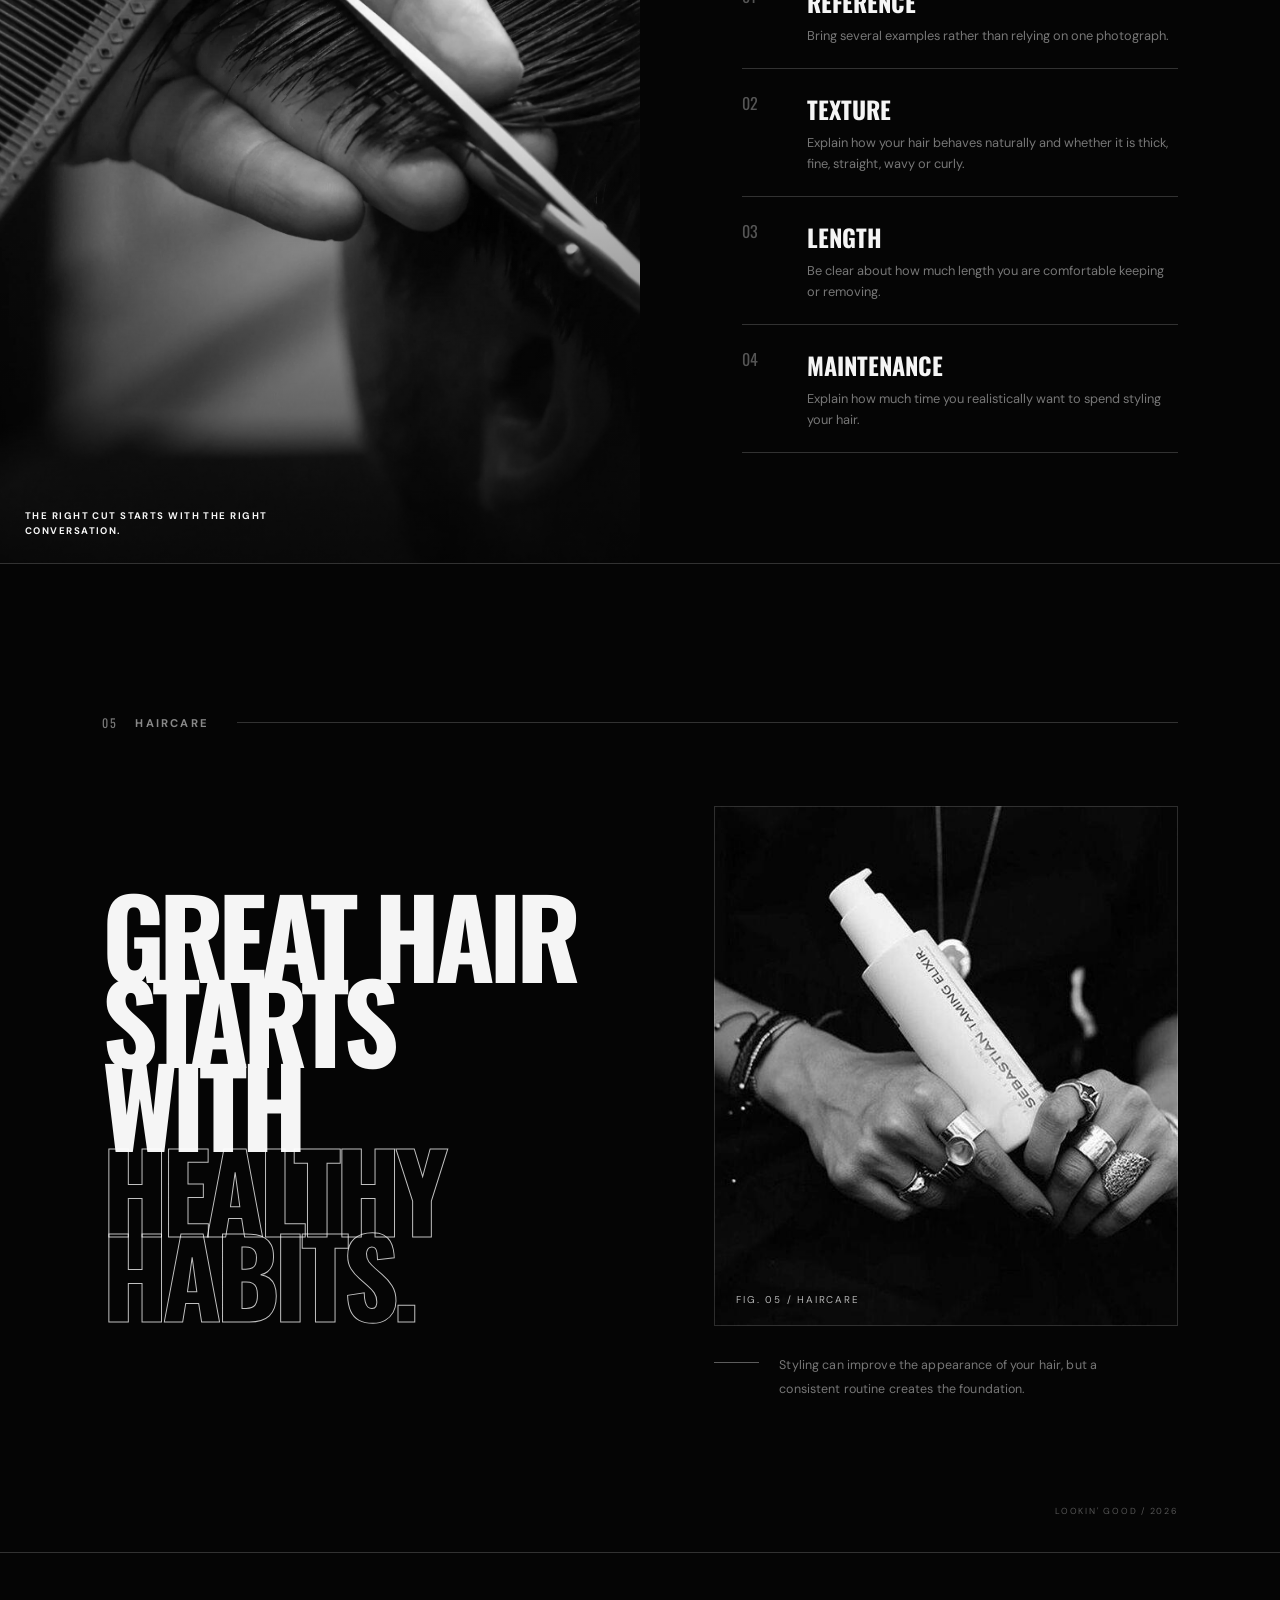
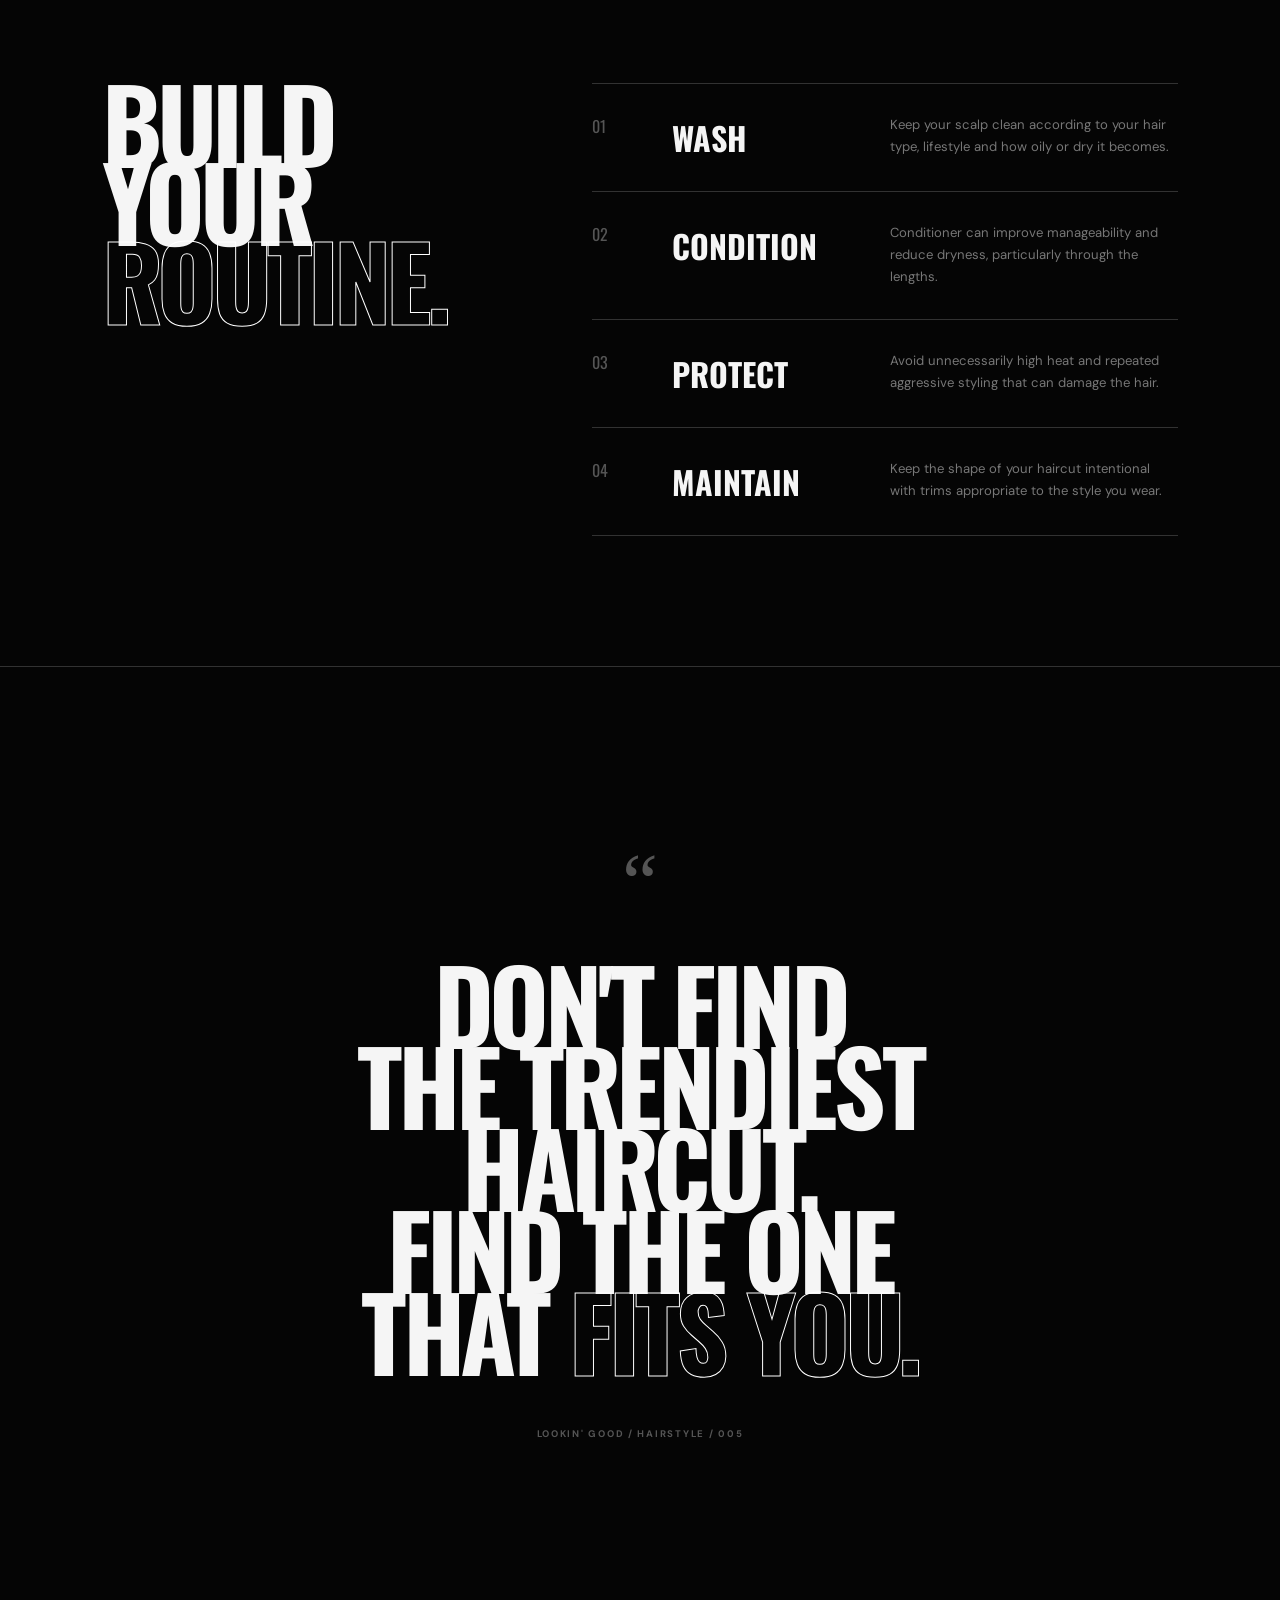
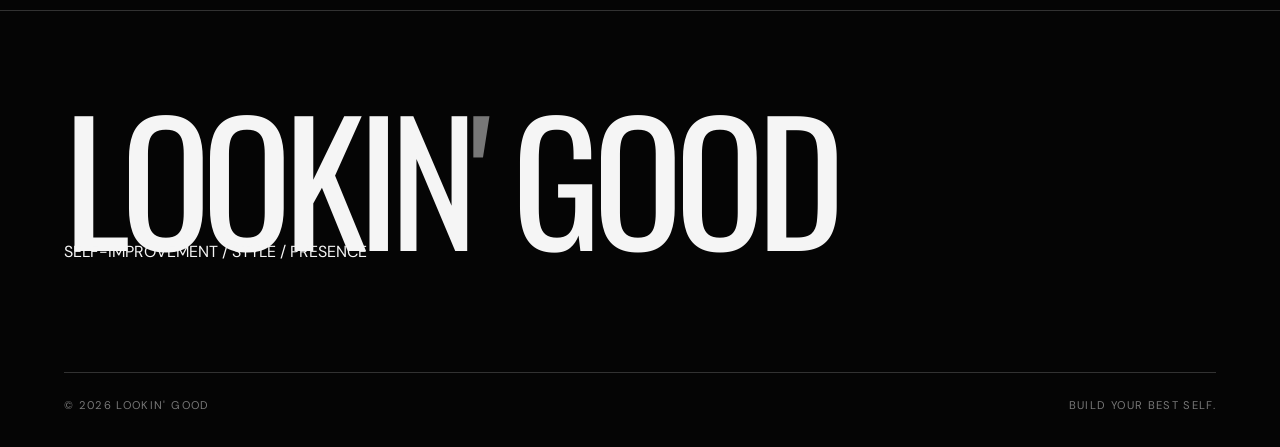
<file: hairstyle.html>
<!DOCTYPE html>

<html lang="en">

<head>

<meta charset="UTF-8">
<meta name="viewport" content="width=device-width, initial-scale=1.0">

<title>Hairstyle — Lookin' Good</title>

<meta
    name="description"
    content="A practical guide to choosing, maintaining and styling a haircut based on face shape, hair texture and personal style."
>

<link rel="stylesheet" href="styles.css">

<link rel="preconnect" href="https://fonts.googleapis.com">
<link rel="preconnect" href="https://fonts.gstatic.com" crossorigin>

<link
    href="https://fonts.googleapis.com/css2?family=DM+Sans:wght@400;500;600;700&family=Oswald:wght@400;500;600;700&display=swap"
    rel="stylesheet"
>

</head>

<body>

<header class="navbar">

<a href="index.html" class="logo">
    LOOKIN<span>'</span> GOOD
</a>

<button class="menu-toggle" aria-label="Open menu">
    <span></span>
    <span></span>
</button>

<nav class="nav-links">

    <a href="index.html" class="nav-link">
        HOME
    </a>

    <a href="about.html" class="nav-link">
        ABOUT
    </a>

    <a href="heightmaxxing.html" class="nav-link">
        HEIGHTMAXXING
    </a>

    <a href="body-lang.html" class="nav-link">
        BODY LANGUAGE
    </a>

    <a href="hairstyle.html" class="nav-link active">
        HAIRSTYLE
    </a>

</nav>

</header>

<main>

<section class="page hairstyle-page">

<!-- =========================================
     HERO
========================================= -->

<section class="hair-hero">

<div class="hair-hero-copy">

    <p class="eyebrow">
        005 / HAIRSTYLE
    </p>

    <h1>
        FIND YOUR<br>
        <span>FRAME.</span>
    </h1>

    <div class="hair-hero-meta">

        <span>
            HAIR / FACE / STYLE
        </span>

        <span>
            01—05
        </span>

    </div>

</div>


<div class="hair-hero-image">

    <img
        src="assets/hairstyle.jpg"
        alt="Editorial hairstyle portrait"
    >

    <span>
        005 / YOUR FRAME
    </span>

</div>

</section>

<!-- =========================================
     INTRO STATEMENT
========================================= -->

<section class="hair-statement">

<div class="hair-statement-number">
    01
</div>

<div class="hair-statement-main">

    <h2>
        THE HAIRCUT<br>
        ISN'T THE STYLE.
    </h2>

    <h3>
        THE WAY IT<br>
        <em>FITS YOU.</em>
    </h3>

</div>

<div class="hair-statement-copy">

    <p>
        A hairstyle should not exist independently from
        your face, hair and lifestyle.
    </p>

    <p>
        The goal isn't to copy the most attractive haircut
        you see online. The goal is to understand what makes
        a haircut work — then adapt those principles to you.
    </p>

</div>

</section>

<!-- =========================================
     FEATURE IMAGE
========================================= -->

<section class="hair-feature">

<div class="hair-feature-image">

    <img
        src="assets/hair-feature.jpg"
        alt="Black and white hairstyle editorial"
    >

    <div class="hair-feature-label">
        TEXTURE / SHAPE / PROPORTION
    </div>

</div>

<div class="hair-feature-caption">

    <span>
        YOUR HAIR IS PART OF YOUR SILHOUETTE.
    </span>

    <span>
        LOOKIN' GOOD / 005
    </span>

</div>

</section>

<!-- =========================================
     FOUNDATION
========================================= -->

<section class="hair-foundation">

<div class="hair-section-title">

    <p class="eyebrow">
        THE FOUNDATION
    </p>

    <h2>
        START<br>
        WITH<br>
        <span>WHAT YOU HAVE.</span>
    </h2>

</div>


<div class="hair-foundation-grid">

    <article class="hair-foundation-card">

        <span>01</span>

        <div>

            <h3>
                TEXTURE
            </h3>

            <p>
                Straight, wavy, curly and coily hair all
                behave differently. Work with the natural
                movement of your hair instead of constantly
                trying to fight it.
            </p>

        </div>

    </article>


    <article class="hair-foundation-card dark">

        <span>02</span>

        <div>

            <h3>
                FACE SHAPE
            </h3>

            <p>
                Hair changes the visual balance of your face.
                Volume, length and width can be adjusted to
                create a more intentional silhouette.
            </p>

        </div>

    </article>


    <article class="hair-foundation-card">

        <span>03</span>

        <div>

            <h3>
                ROUTINE
            </h3>

            <p>
                A haircut only works if you can maintain it.
                Choose something that fits the amount of time
                and effort you are actually willing to spend.
            </p>

        </div>

    </article>

</div>

</section>

<!-- =========================================
     FACE SHAPE
========================================= -->

<section class="hair-shapes">

<div class="hair-shapes-heading">

    <p class="eyebrow">
        02 / FACE SHAPE
    </p>

    <h2>
        FIND YOUR<br>
        <em>BALANCE.</em>
    </h2>

    <p>
        Face shape is a useful starting point — not a strict
        rulebook. Hair texture, facial features and styling
        can completely change the final result.
    </p>

</div>


<div class="hair-shape-grid">

    <article>

        <span>01</span>

        <h3>OVAL</h3>

        <p>
            Relatively balanced proportions give you
            considerable flexibility. Short, medium and
            longer styles can all work.
        </p>

    </article>


    <article>

        <span>02</span>

        <h3>ROUND</h3>

        <p>
            Additional height and structure can create
            a more elongated appearance while controlled
            sides reduce excessive width.
        </p>

    </article>


    <article>

        <span>03</span>

        <h3>SQUARE</h3>

        <p>
            Strong jawlines pair naturally with structured
            cuts, although textured styles can soften the
            overall appearance.
        </p>

    </article>


    <article>

        <span>04</span>

        <h3>OBLONG</h3>

        <p>
            Avoid automatically adding excessive height.
            Moderate volume and some width can create
            more balanced proportions.
        </p>

    </article>


    <article>

        <span>05</span>

        <h3>HEART</h3>

        <p>
            Balanced volume around the sides and lower
            portions of the face can complement a broader
            forehead and narrower jaw.
        </p>

    </article>


    <article>

        <span>06</span>

        <h3>DIAMOND</h3>

        <p>
            Controlled texture and volume can complement
            prominent cheekbones while balancing a narrower
            forehead and jaw.
        </p>

    </article>

</div>

</section>

<!-- =========================================
     HAIR TEXTURE
========================================= -->

<section class="hair-texture">

<div class="hair-texture-header">

    <p class="eyebrow">
        03 / HAIR TEXTURE
    </p>

    <h2>
        WORK<br>
        <span>WITH IT.</span>
    </h2>

</div>


<div class="hair-texture-list">

    <div class="hair-texture-row">

        <span>01</span>

        <h3>
            STRAIGHT
        </h3>

        <p>
            Shape and structure are highly visible.
            Layering and controlled volume can prevent
            the hair from appearing completely flat.
        </p>

    </div>


    <div class="hair-texture-row">

        <span>02</span>

        <h3>
            WAVY
        </h3>

        <p>
            Natural movement is already built in.
            Choose styles that allow the wave to remain
            visible instead of weighing it down.
        </p>

    </div>


    <div class="hair-texture-row">

        <span>03</span>

        <h3>
            CURLY
        </h3>

        <p>
            Moisture, shape and appropriate layering
            are important. The haircut should account
            for how curls naturally contract and move.
        </p>

    </div>


    <div class="hair-texture-row">

        <span>04</span>

        <h3>
            COILY
        </h3>

        <p>
            Shape, moisture and shrinkage all matter.
            A stylist familiar with coily hair can help
            create structure without fighting its natural form.
        </p>

    </div>

</div>

</section>

<!-- =========================================
     CHOOSING THE CUT
========================================= -->

<section class="hair-cut">

<div class="hair-cut-image">

    <img
        src="assets/haircut.jpg"
        alt="Black and white haircut editorial"
    >

    <span>
        THE RIGHT CUT STARTS WITH THE RIGHT CONVERSATION.
    </span>

</div>


<div class="hair-cut-content">

    <p class="eyebrow">
        04 / CHOOSING THE CUT
    </p>

    <h2>
        DON'T JUST<br>
        SHOW A<br>
        <em>PHOTO.</em>
    </h2>

    <p class="hair-cut-lead">
        Show your barber the direction you want to go —
        then explain what your own hair is actually like.
    </p>


    <div class="hair-cut-list">

        <div>
            <span>01</span>

            <section>
                <h3>REFERENCE</h3>

                <p>
                    Bring several examples rather than
                    relying on one photograph.
                </p>
            </section>
        </div>


        <div>
            <span>02</span>

            <section>
                <h3>TEXTURE</h3>

                <p>
                    Explain how your hair behaves naturally
                    and whether it is thick, fine, straight,
                    wavy or curly.
                </p>
            </section>
        </div>


        <div>
            <span>03</span>

            <section>
                <h3>LENGTH</h3>

                <p>
                    Be clear about how much length you are
                    comfortable keeping or removing.
                </p>
            </section>
        </div>


        <div>
            <span>04</span>

            <section>
                <h3>MAINTENANCE</h3>

                <p>
                    Explain how much time you realistically
                    want to spend styling your hair.
                </p>
            </section>
        </div>

    </div>

</div>

</section>

<section class="haircare-statement">

    <div class="haircare-statement-top">

        <span class="haircare-number">
            05
        </span>

        <p class="eyebrow">
            HAIRCARE
        </p>

        <span class="haircare-line"></span>

    </div>


    <div class="haircare-statement-content">

        <!-- LEFT -->
        <div class="haircare-statement-copy">

            <h2>
                GREAT HAIR<br>
                STARTS WITH<br>
                <em>HEALTHY HABITS.</em>
            </h2>

        </div>


        <!-- RIGHT -->
        <div class="haircare-statement-right">

            <div class="haircare-statement-image">

                <img
                    src="assets/haircare.jpg"
                    alt="Healthy hair editorial"
                >

                <span class="haircare-image-label">
                    FIG. 05 / HAIRCARE
                </span>

            </div>

            <div class="haircare-caption">

                <span class="caption-line"></span>

                <p>
                    Styling can improve the appearance of your hair,
                    but a consistent routine creates the foundation.
                </p>

            </div>

        </div>

    </div>

</section>

<!-- =========================================
     HAIRCARE ROUTINE
========================================= -->

<section class="haircare">

<div class="haircare-title">

    <h2>
        BUILD<br>
        YOUR<br>
        <span>ROUTINE.</span>
    </h2>

</div>


<div class="haircare-list">

    <div>

        <span>01</span>

        <h3>
            WASH
        </h3>

        <p>
            Keep your scalp clean according to your hair
            type, lifestyle and how oily or dry it becomes.
        </p>

    </div>


    <div>

        <span>02</span>

        <h3>
            CONDITION
        </h3>

        <p>
            Conditioner can improve manageability and
            reduce dryness, particularly through the lengths.
        </p>

    </div>


    <div>

        <span>03</span>

        <h3>
            PROTECT
        </h3>

        <p>
            Avoid unnecessarily high heat and repeated
            aggressive styling that can damage the hair.
        </p>

    </div>


    <div>

        <span>04</span>

        <h3>
            MAINTAIN
        </h3>

        <p>
            Keep the shape of your haircut intentional
            with trims appropriate to the style you wear.
        </p>

    </div>

</div>

</section>

<!-- =========================================
     FINAL STATEMENT
========================================= -->

<section class="hair-final">

<span>
    “
</span>

<h2>
    DON'T FIND<br>
    THE TRENDIEST<br>
    HAIRCUT.<br>
    FIND THE ONE<br>
    THAT <em>FITS YOU.</em>
</h2>

<p>
    LOOKIN' GOOD / HAIRSTYLE / 005
</p>

</section>

</section>

</main>

<footer>

<div class="footer-logo">
    LOOKIN<span>'</span> GOOD
</div>

<p>
    SELF-IMPROVEMENT / STYLE / PRESENCE
</p>

<div class="footer-bottom">

    <span>
        © 2026 LOOKIN' GOOD
    </span>

    <span>
        BUILD YOUR BEST SELF.
    </span>

</div>

</footer>

<script src="script.js"></script>

</body>
</html>
</file>
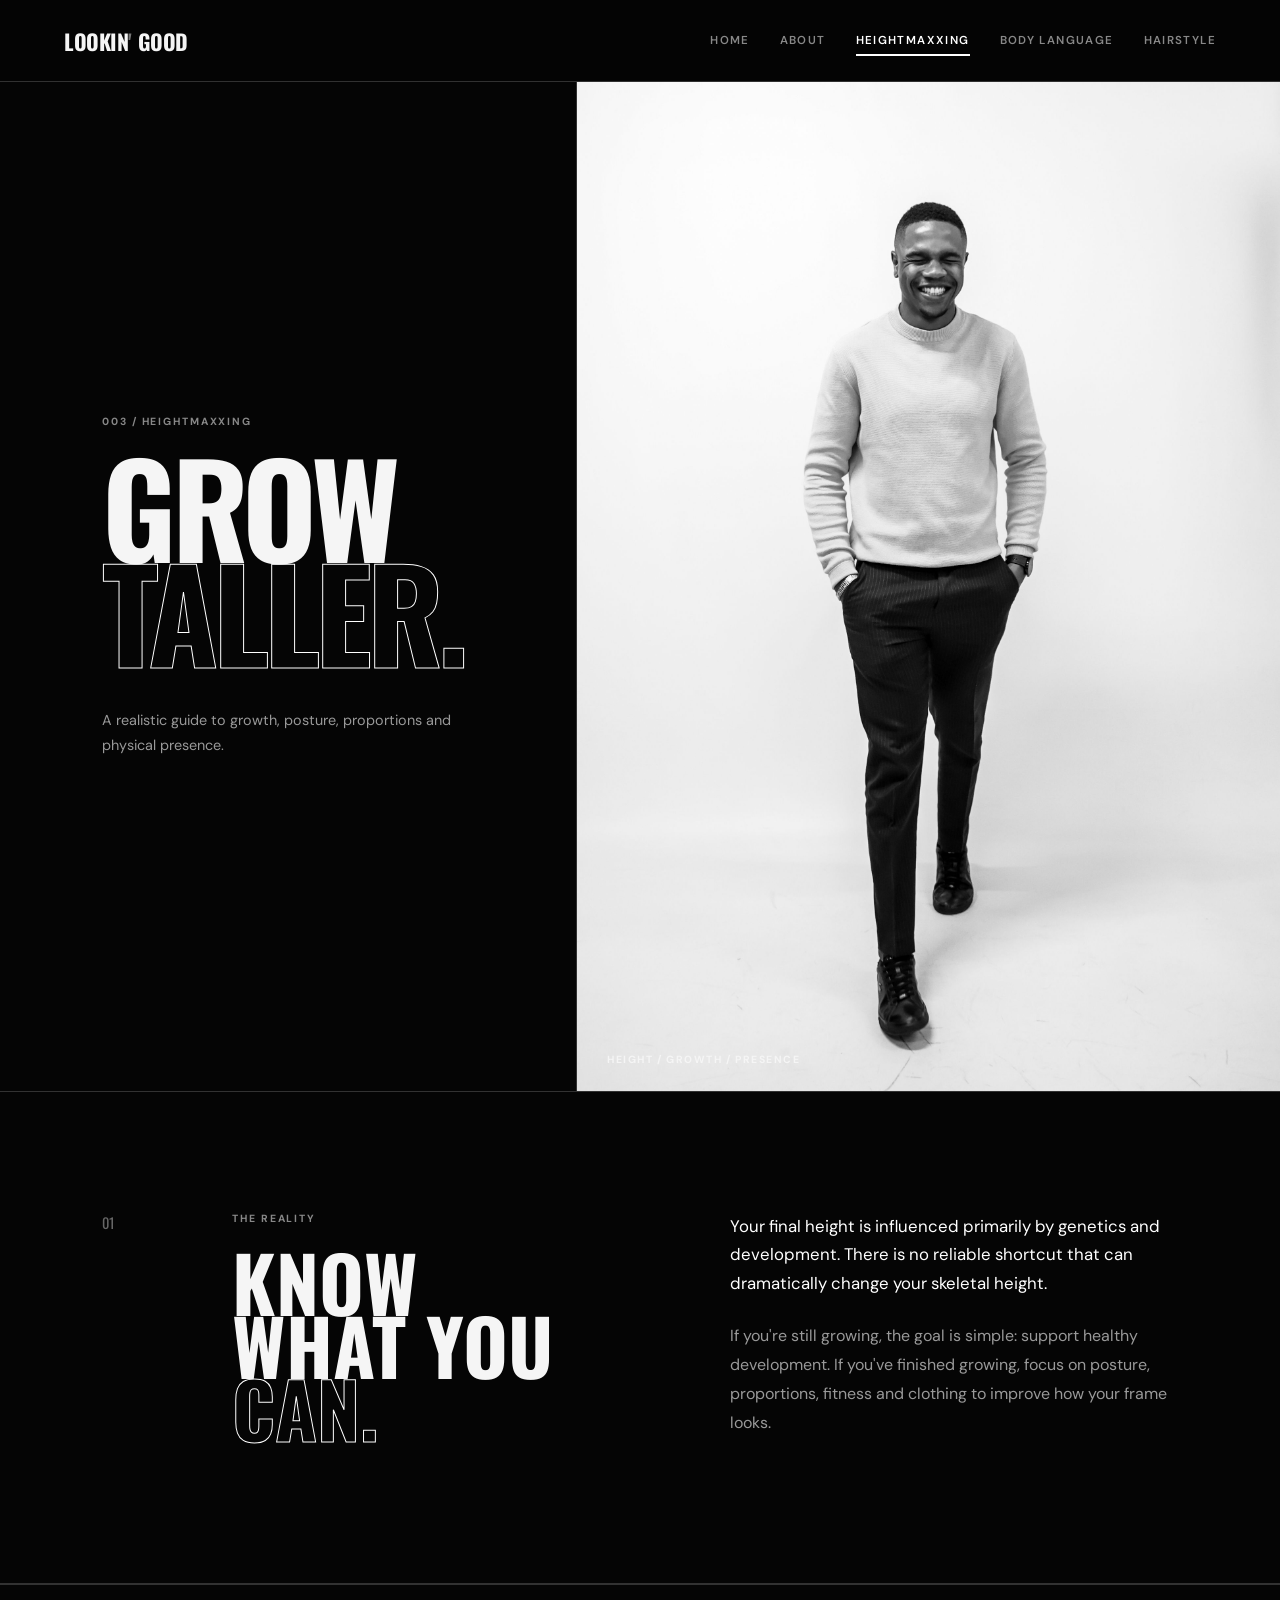
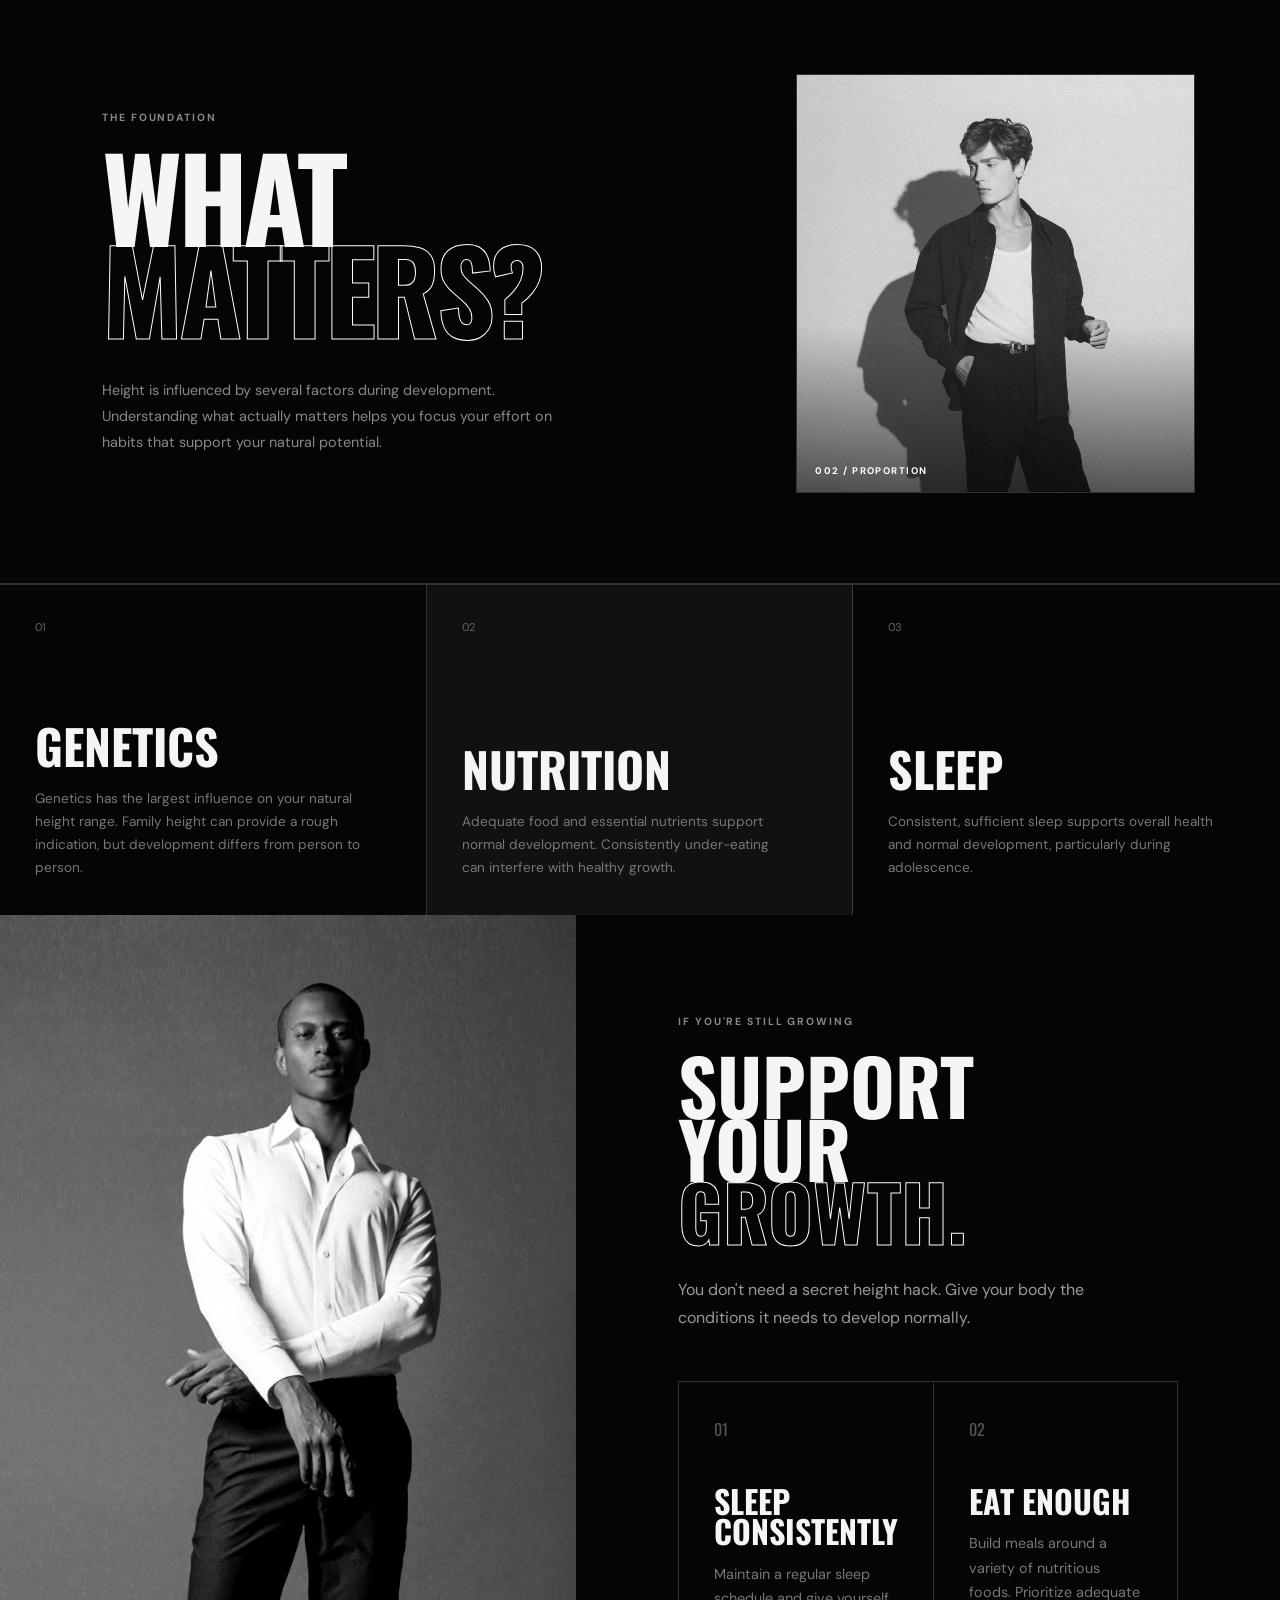
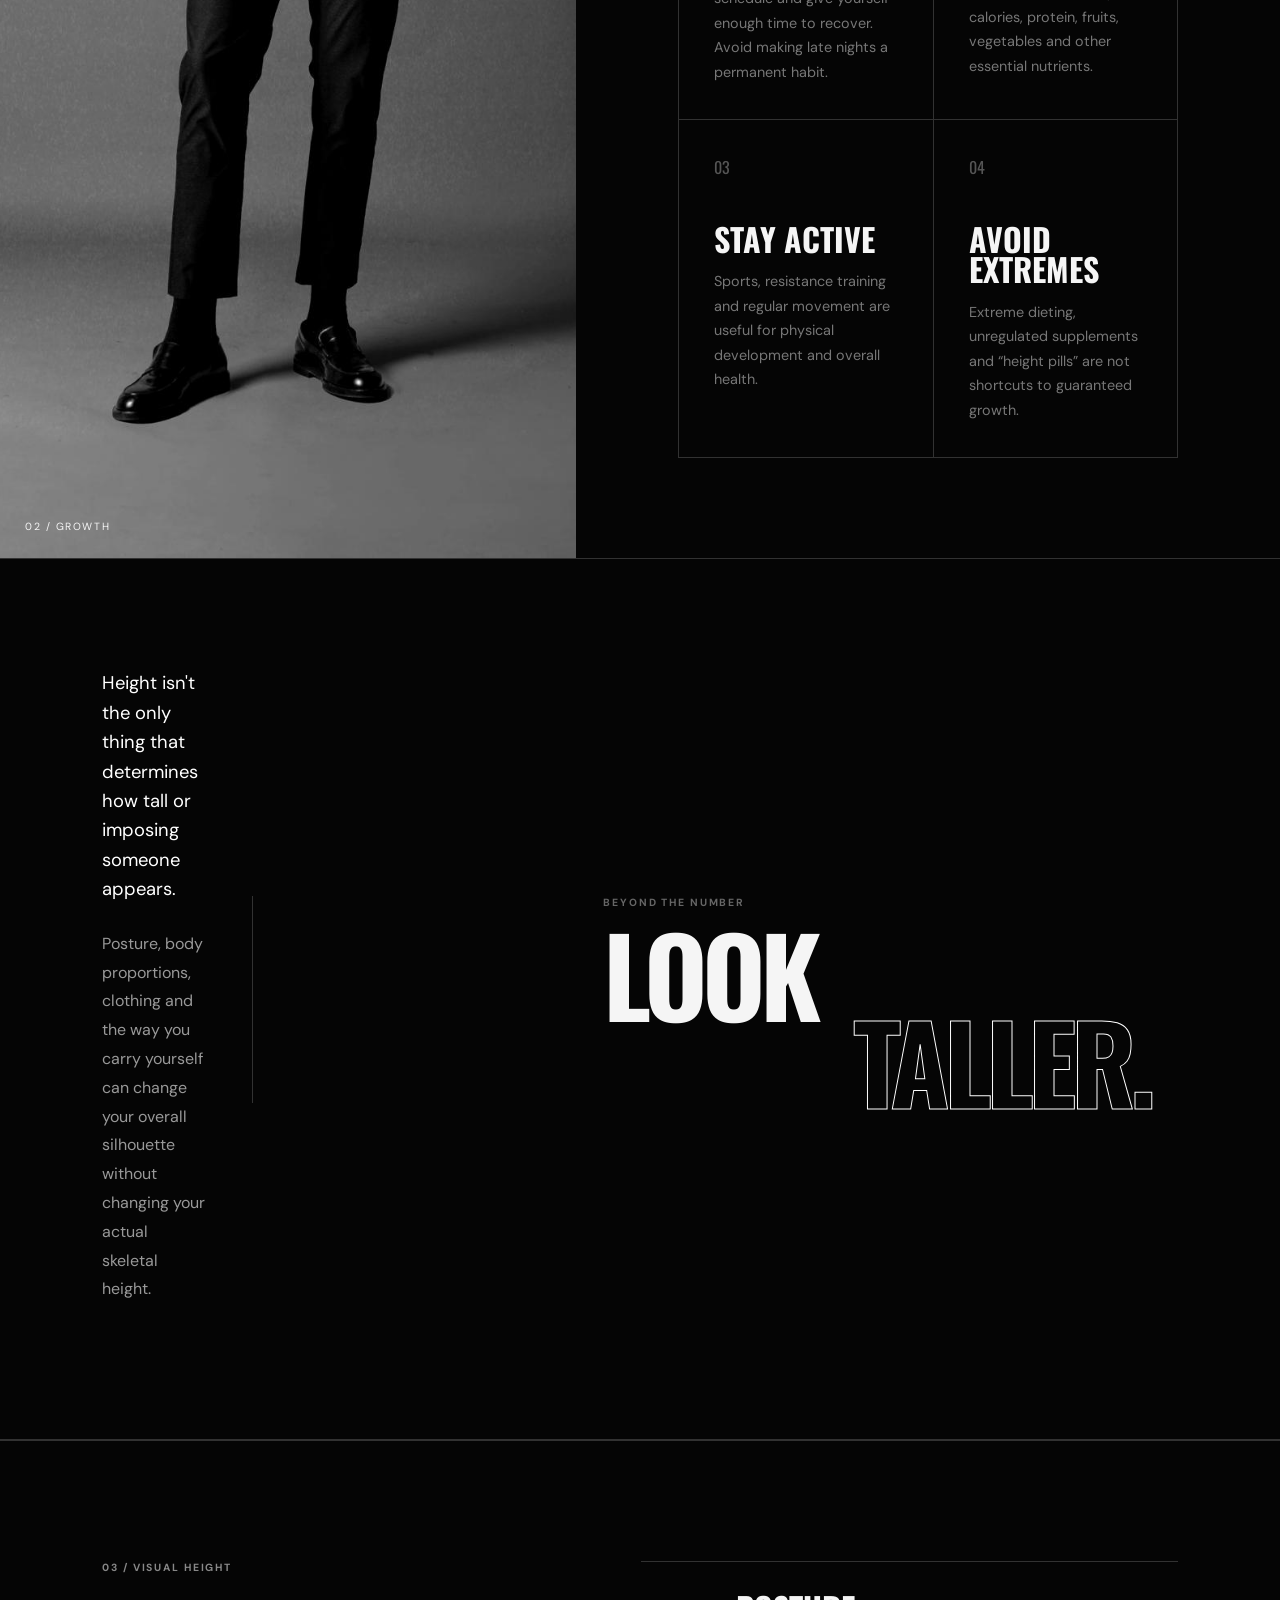
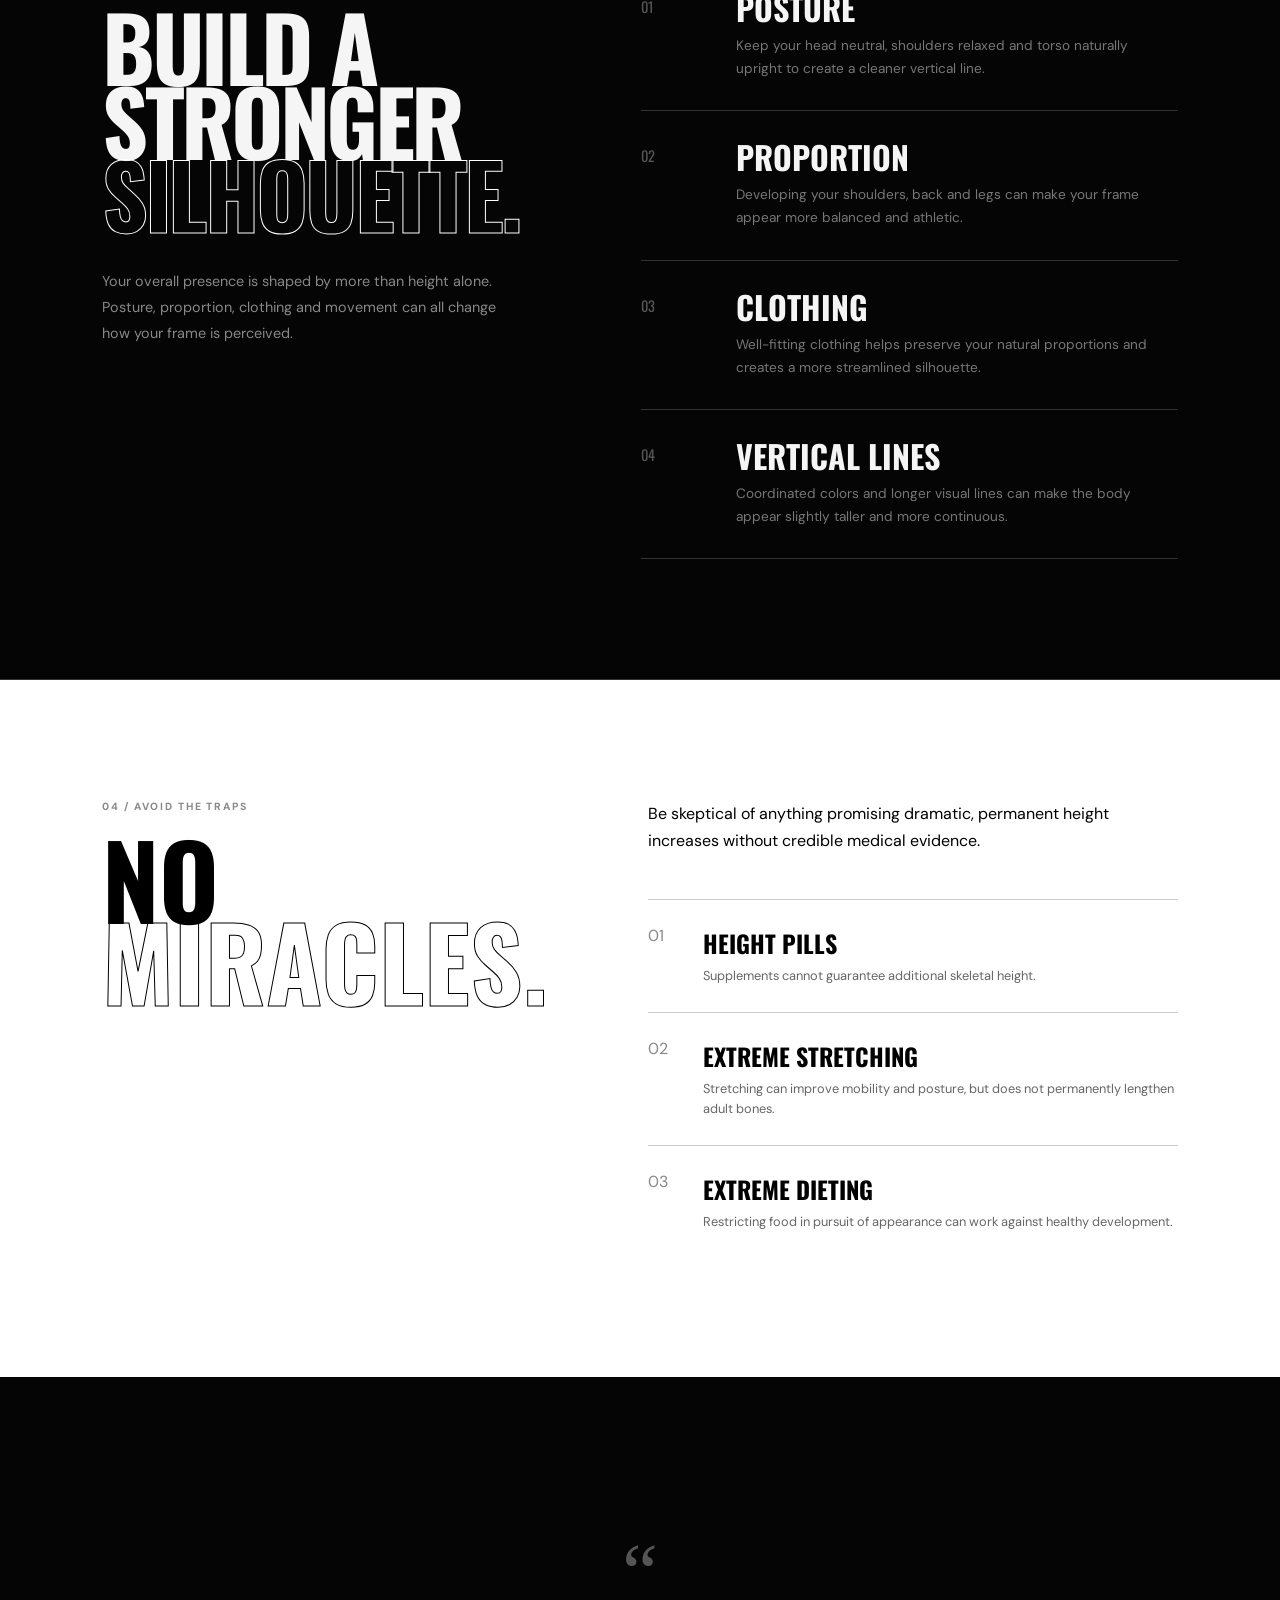
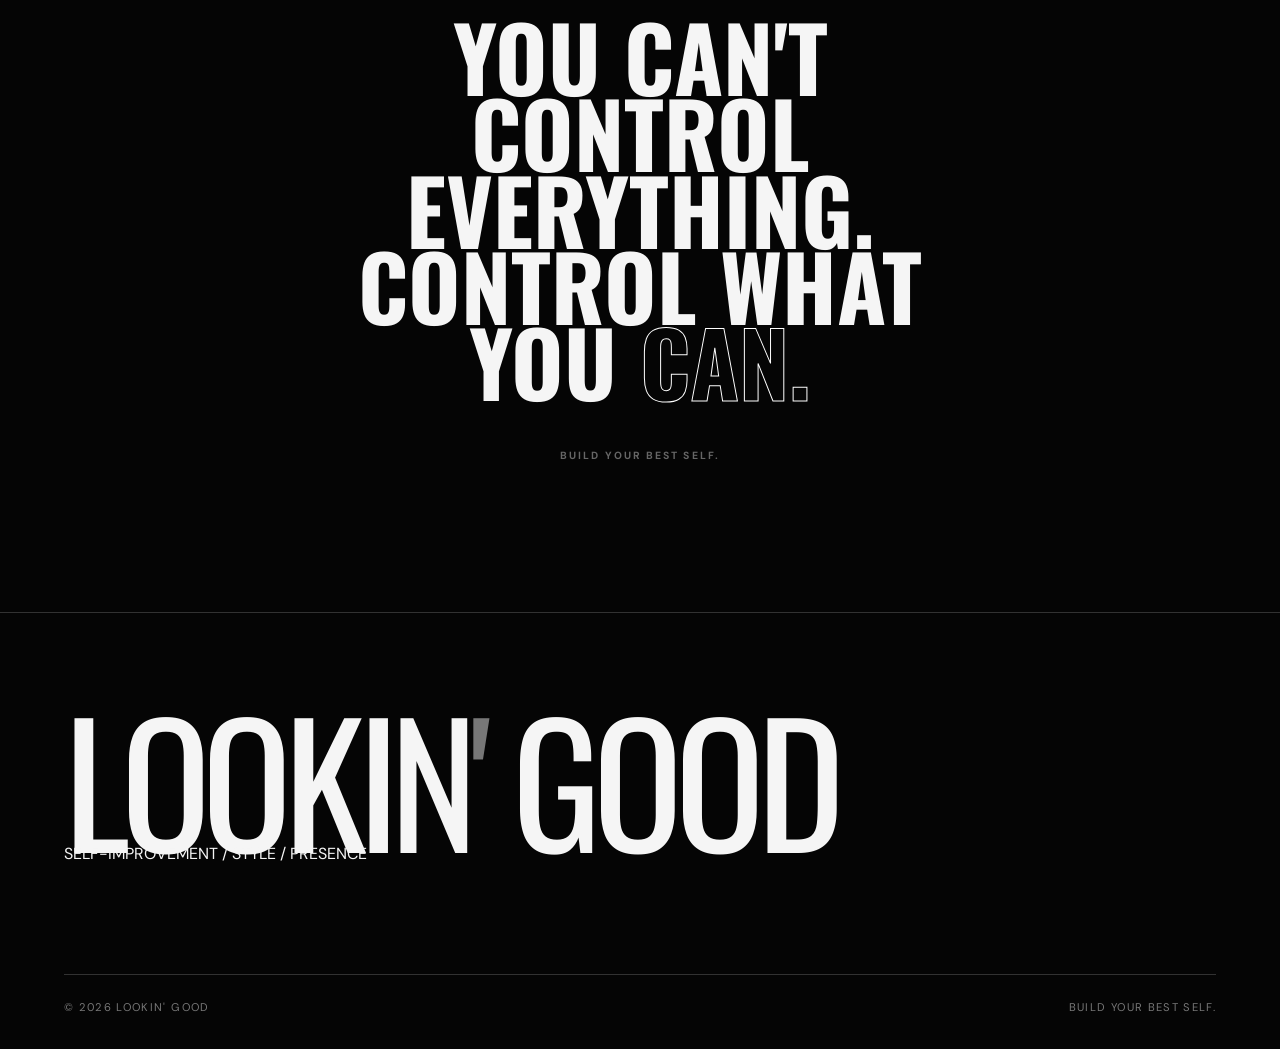
<file: heightmaxxing.html>
<!DOCTYPE html>
<html lang="en">

<head>

    <meta charset="UTF-8">
    <meta name="viewport" content="width=device-width, initial-scale=1.0">

    <title>Heightmaxxing — Lookin' Good</title>

    <meta
        name="description"
        content="A realistic guide to height, growth, posture, proportions and visual presence."
    >

    <link rel="stylesheet" href="styles.css">

    <link rel="preconnect" href="https://fonts.googleapis.com">
    <link rel="preconnect" href="https://fonts.gstatic.com" crossorigin>

    <link
        href="https://fonts.googleapis.com/css2?family=DM+Sans:wght@400;500;600;700&family=Oswald:wght@400;500;600;700&display=swap"
        rel="stylesheet"
    >

</head>

<body>

<header class="navbar">

    <a href="index.html" class="logo">
        LOOKIN<span>'</span> GOOD
    </a>

    <button class="menu-toggle" aria-label="Open menu">
        <span></span>
        <span></span>
    </button>

    <nav class="nav-links">

        <a href="index.html" class="nav-link">
            HOME
        </a>

        <a href="about.html" class="nav-link">
            ABOUT
        </a>

        <a href="heightmaxxing.html" class="nav-link active">
            HEIGHTMAXXING
        </a>

        <a href="body-lang.html" class="nav-link">
            BODY LANGUAGE
        </a>

        <a href="hairstyle.html" class="nav-link">
            HAIRSTYLE
        </a>

    </nav>

</header>


<main>

<section class="height-page">


    <!-- =========================================
         HERO
    ========================================== -->

    <section class="height-hero">

        <div class="height-hero-title">

            <p class="eyebrow">
                003 / HEIGHTMAXXING
            </p>

            <h1>
                GROW<br>
                <span>TALLER.</span>
            </h1>

            <p class="height-hero-intro">
                A realistic guide to growth, posture,
                proportions and physical presence.
            </p>

        </div>


        <div class="height-hero-image">

            <img
                src="assets/height.jpg"
                alt="Full body black and white portrait"
            >

            <div class="height-image-label">
                HEIGHT / GROWTH / PRESENCE
            </div>

        </div>

    </section>


    <!-- =========================================
         REALITY
    ========================================== -->

    <section class="height-reality">

        <div class="height-section-number">
            01
        </div>

        <div class="height-reality-title">

            <p class="eyebrow">
                THE REALITY
            </p>

            <h2>
                KNOW<br>
                WHAT YOU<br>
                <em>CAN.</em>
            </h2>

        </div>


        <div class="height-reality-content">

            <p class="large-text">
                Your final height is influenced primarily by
                genetics and development. There is no reliable
                shortcut that can dramatically change your
                skeletal height.
            </p>

            <p>
                If you're still growing, the goal is simple:
                support healthy development. If you've finished
                growing, focus on posture, proportions, fitness
                and clothing to improve how your frame looks.
            </p>

        </div>

    </section>

    
    <!-- WHAT MATTERS -->

<div class="matters-section">

    <div class="matters-content">

        <p class="eyebrow">
            THE FOUNDATION
        </p>

        <h2>
            WHAT<br>
            <span>MATTERS?</span>
        </h2>

        <p class="matters-description">
            Height is influenced by several factors during development.
            Understanding what actually matters helps you focus your
            effort on habits that support your natural potential.
        </p>

    </div>


    <div class="matters-image">

        <img
            src="assets/what-matters.jpg"
            alt="Black and white portrait of a man"
        >

        <div class="matters-image-label">
            002 / PROPORTION
        </div>

    </div>

</div>


        <div class="height-factor-grid">

            <article class="height-factor">

                <span>01</span>

                <div>

                    <h3>GENETICS</h3>

                    <p>
                        Genetics has the largest influence on your
                        natural height range. Family height can provide
                        a rough indication, but development differs
                        from person to person.
                    </p>

                </div>

            </article>


            <article class="height-factor height-factor-dark">

                <span>02</span>

                <div>

                    <h3>NUTRITION</h3>

                    <p>
                        Adequate food and essential nutrients support
                        normal development. Consistently under-eating
                        can interfere with healthy growth.
                    </p>

                </div>

            </article>


            <article class="height-factor">

                <span>03</span>

                <div>

                    <h3>SLEEP</h3>

                    <p>
                        Consistent, sufficient sleep supports overall
                        health and normal development, particularly
                        during adolescence.
                    </p>

                </div>

            </article>

        </div>

    </section>


    <!-- =========================================
         GROWTH
    ========================================== -->

    <section class="growth-section">

        <div class="growth-image">

            <img
                src="assets/height-growth.jpg"
                alt="Black and white portrait representing physical development"
            >

            <span>
                02 / GROWTH
            </span>

        </div>


        <div class="growth-content">

            <p class="eyebrow">
                IF YOU'RE STILL GROWING
            </p>

            <h2>
                SUPPORT<br>
                YOUR<br>
                <em>GROWTH.</em>
            </h2>

            <p class="growth-description">
                You don't need a secret height hack. Give your body
                the conditions it needs to develop normally.
            </p>


            <div class="guide-list">

    <div class="guide-item">

        <span>01</span>

        <div>

            <h3>SLEEP CONSISTENTLY</h3>

            <p>
                Maintain a regular sleep schedule and give
                yourself enough time to recover. Avoid making
                late nights a permanent habit.
            </p>

        </div>

    </div>


    <div class="guide-item">

        <span>02</span>

        <div>

            <h3>EAT ENOUGH</h3>

            <p>
                Build meals around a variety of nutritious
                foods. Prioritize adequate calories, protein,
                fruits, vegetables and other essential nutrients.
            </p>

        </div>

    </div>


    <div class="guide-item">

        <span>03</span>

        <div>

            <h3>STAY ACTIVE</h3>

            <p>
                Sports, resistance training and regular movement
                are useful for physical development and overall
                health.
            </p>

        </div>

    </div>


    <div class="guide-item">

        <span>04</span>

        <div>

            <h3>AVOID EXTREMES</h3>

            <p>
                Extreme dieting, unregulated supplements and
                “height pills” are not shortcuts to guaranteed
                growth.
            </p>

        </div>

    </div>

</div>

    </section>


    <!-- =========================================
     VISUAL HEIGHT
========================================== -->

<section class="visual-height">

    <div class="visual-height-copy">

        <p class="visual-lead">
            Height isn't the only thing that determines
            how tall or imposing someone appears.
        </p>

        <p>
            Posture, body proportions, clothing and the way
            you carry yourself can change your overall silhouette
            without changing your actual skeletal height.
        </p>

    </div>


    <div class="visual-height-heading">

        <p class="eyebrow">
            BEYOND THE NUMBER
        </p>

        <h2>
            LOOK<br>
            <span>TALLER.</span>
        </h2>

    </div>

</section>


   <section class="silhouette-editorial">

    <div class="silhouette-editorial-left">

        <p class="eyebrow">
            03 / VISUAL HEIGHT
        </p>

        <h2>
            BUILD A<br>
            STRONGER<br>
            <em>SILHOUETTE.</em>
        </h2>

        <p class="silhouette-editorial-intro">
            Your overall presence is shaped by more than height alone.
            Posture, proportion, clothing and movement can all change
            how your frame is perceived.
        </p>

    </div>


    <div class="silhouette-editorial-right">

        <div class="silhouette-row">

            <span>01</span>

            <div>
                <h3>POSTURE</h3>

                <p>
                    Keep your head neutral, shoulders relaxed and torso
                    naturally upright to create a cleaner vertical line.
                </p>
            </div>

        </div>


        <div class="silhouette-row">

            <span>02</span>

            <div>
                <h3>PROPORTION</h3>

                <p>
                    Developing your shoulders, back and legs can make
                    your frame appear more balanced and athletic.
                </p>
            </div>

        </div>


        <div class="silhouette-row">

            <span>03</span>

            <div>
                <h3>CLOTHING</h3>

                <p>
                    Well-fitting clothing helps preserve your natural
                    proportions and creates a more streamlined silhouette.
                </p>
            </div>

        </div>


        <div class="silhouette-row">

            <span>04</span>

            <div>
                <h3>VERTICAL LINES</h3>

                <p>
                    Coordinated colors and longer visual lines can make
                    the body appear slightly taller and more continuous.
                </p>
            </div>

        </div>

    </div>

</section>


    <!-- =========================================
         MYTHS
    ========================================== -->

    <section class="height-myths">

        <div class="height-myths-title">

            <p class="eyebrow">
                04 / AVOID THE TRAPS
            </p>

            <h2>
                NO<br>
                <em>MIRACLES.</em>
            </h2>

        </div>


        <div class="height-myths-content">

            <p>
                Be skeptical of anything promising dramatic,
                permanent height increases without credible
                medical evidence.
            </p>


            <div class="myth">

                <span>01</span>

                <div>
                    <h3>HEIGHT PILLS</h3>

                    <p>
                        Supplements cannot guarantee additional
                        skeletal height.
                    </p>
                </div>

            </div>


            <div class="myth">

                <span>02</span>

                <div>
                    <h3>EXTREME STRETCHING</h3>

                    <p>
                        Stretching can improve mobility and posture,
                        but does not permanently lengthen adult bones.
                    </p>
                </div>

            </div>


            <div class="myth">

                <span>03</span>

                <div>
                    <h3>EXTREME DIETING</h3>

                    <p>
                        Restricting food in pursuit of appearance
                        can work against healthy development.
                    </p>
                </div>

            </div>

        </div>

    </section>


    <!-- =========================================
         FINAL
    ========================================== -->

    <section class="height-final">

        <span>“</span>

        <h2>
            YOU CAN'T<br>
            CONTROL<br>
            EVERYTHING.<br>
            CONTROL WHAT<br>
            YOU <em>CAN.</em>
        </h2>

        <p>
            BUILD YOUR BEST SELF.
        </p>

    </section>


</section>

</main>


<footer>

    <div class="footer-logo">
        LOOKIN<span>'</span> GOOD
    </div>

    <p>
        SELF-IMPROVEMENT / STYLE / PRESENCE
    </p>

    <div class="footer-bottom">

        <span>
            © 2026 LOOKIN' GOOD
        </span>

        <span>
            BUILD YOUR BEST SELF.
        </span>

    </div>

</footer>


<script src="script.js"></script>

</body>
</html>
</file>
<file: styles.css>
/* =========================================
   VARIABLES
========================================= */

:root {
    --black: #050505;
    --dark: #101010;
    --gray: #777;
    --light-gray: #d8d8d8;
    --white: #f5f5f5;
    --pure-white: #ffffff;

    --border: rgba(255,255,255,0.18);

    --display: "Oswald", sans-serif;
    --body: "DM Sans", sans-serif;
}


/* =========================================
   RESET
========================================= */

* {
    margin: 0;
    padding: 0;
    box-sizing: border-box;
}

html {
    scroll-behavior: smooth;
}

body {
    background: var(--black);
    color: var(--white);
    font-family: var(--body);
    overflow-x: hidden;
}

a {
    color: inherit;
    text-decoration: none;
}

img {
    width: 100%;
    display: block;
    filter: grayscale(100%);
}


/* =========================================
   NAVIGATION
========================================= */

.navbar {
    height: 82px;

    padding: 0 5vw;

    display: flex;
    align-items: center;
    justify-content: space-between;

    border-bottom: 1px solid var(--border);

    position: sticky;
    top: 0;
    z-index: 1000;

    background: rgba(5,5,5,0.92);
    backdrop-filter: blur(12px);
}

.logo {
    font-family: var(--display);
    font-size: 1.35rem;
    font-weight: 700;
    letter-spacing: -0.02em;
}

.logo span,
.footer-logo span {
    color: #777;
}

.nav-links {
    display: flex;
    gap: 30px;
}

.nav-link {
    font-size: 0.72rem;
    font-weight: 600;
    letter-spacing: 0.12em;

    position: relative;

    color: #888;

    transition: 0.3s;
}

.nav-link:hover,
.nav-link.active {
    color: white;
}

.nav-link.active::after {
    content: "";

    position: absolute;

    width: 100%;
    height: 2px;

    background: white;

    left: 0;
    bottom: -8px;
}

.menu-toggle {
    display: none;

    background: none;
    border: none;

    width: 35px;
    cursor: pointer;
}

.menu-toggle span {
    display: block;

    width: 100%;
    height: 2px;

    background: white;

    margin: 7px 0;
}


/* =========================================
   PAGE SYSTEM
========================================= */

.page {
    display: block;
}


/* =========================================
   HERO
========================================= */

.hero {
    min-height: calc(100vh - 82px);

    display: grid;
    grid-template-columns: 1.05fr 0.95fr;

    border-bottom: 1px solid var(--border);
}

.hero-image {
    position: relative;
    min-height: 700px;

    overflow: hidden;
}

.hero-image img {
    height: 100%;
    object-fit: cover;
}

.image-label {
    position: absolute;

    bottom: 25px;
    left: 30px;

    font-size: 0.65rem;
    letter-spacing: 0.15em;
    font-weight: 700;
}

.hero-content {
    padding: 9vw 7vw;

    display: flex;
    flex-direction: column;
    justify-content: center;

    border-left: 1px solid var(--border);
}

.eyebrow {
    font-size: 0.65rem;
    font-weight: 700;
    letter-spacing: 0.18em;
    color: #888;
    margin-bottom: 25px;
}

.hero h1,
.page-header h1 {
    font-family: var(--display);
    font-size: clamp(5rem, 10vw, 10rem);

    line-height: 0.82;

    text-transform: uppercase;
    letter-spacing: -0.045em;
}

.hero h1 span,
.page-header h1 span {
    color: transparent;
    -webkit-text-stroke: 1px white;
}

.hero-line {
    width: 100%;
    height: 1px;

    background: var(--border);

    margin: 40px 0 25px;
}

.hero-description {
    max-width: 430px;

    color: #aaa;

    font-size: 0.95rem;
    line-height: 1.7;
}

.hero-buttons {
    display: flex;
    gap: 10px;

    margin-top: 35px;
}

.button {
    padding: 16px 22px;

    font-size: 0.68rem;
    font-weight: 700;

    letter-spacing: 0.12em;

    display: flex;
    gap: 20px;

    transition: 0.3s;
}

.button-white {
    background: white;
    color: black;
}

.button-outline {
    border: 1px solid #444;
}

.button:hover {
    transform: translateY(-3px);
}


/* =========================================
   STATEMENT
========================================= */

.statement {
    padding: 120px 8vw;

    display: grid;
    grid-template-columns: 100px 1fr 1fr;

    column-gap: 40px;
    row-gap: 0;

    border-bottom: 1px solid var(--border);
}

.statement-number,
.section-number {
    color: #666;

    font-family: var(--display);

    font-size: 0.9rem;
}

.statement h2 {
    font-family: var(--display);

    font-size: clamp(3rem, 5vw, 6rem);

    line-height: 0.9;
}

.statement h2 em {
    color: #999;
    font-style: normal;
}

.big-quote em,
.article h2 em {
    color: transparent;
    -webkit-text-stroke: 1px white;
    font-style: normal;
}

.statement-text {
    color: #999;

    line-height: 1.8;

    max-width: 450px;
}


/* =========================================
   SECTION HEADING
========================================= */

.section-heading {
    padding: 120px 8vw 60px;
}

.section-heading h2 {
    font-family: var(--display);

    font-size: clamp(4rem, 9vw, 9rem);

    line-height: 0.8;
}

.section-heading h2 span {
    color: transparent;

    -webkit-text-stroke: 1px white;
}


/* =========================================
   FEATURE CARDS
========================================= */

.cards {
    display: grid;
    grid-template-columns: repeat(3, 1fr);

    border-top: 1px solid var(--border);
    border-bottom: 1px solid var(--border);
}

.feature-card {
    min-height: 430px;

    padding: 35px;

    position: relative;

    border-right: 1px solid var(--border);

    display: flex;
    flex-direction: column;

    transition: 0.4s;
}

.feature-card:last-child {
    border-right: none;
}

.feature-card:hover {
    background: white;
    color: black;
}

.feature-card.dark {
    background: #111;
}

.feature-card.dark:hover {
    background: #222;
    color: white;
}

.card-number {
    font-size: 0.65rem;
    color: #777;
}

.feature-card h3 {
    font-family: var(--display);

    font-size: 3.5rem;

    line-height: 0.9;

    margin-top: auto;
}

.feature-card p {
    color: #777;

    max-width: 300px;

    font-size: 0.85rem;

    line-height: 1.6;

    margin-top: 25px;
}

.card-arrow {
    position: absolute;

    right: 35px;
    top: 35px;

    font-size: 1.5rem;
}


/* =========================================
   BIG QUOTE
========================================= */

.big-quote {
    padding: 150px 8vw;

    text-align: center;
}

.big-quote > span {
    font-family: Georgia, serif;
    font-size: 5rem;
    color: #555;
}

.big-quote h2 {
    max-width: 1100px;
    margin: auto;

    font-family: var(--display);

    font-size: clamp(3rem, 7vw, 7rem);

    line-height: 0.9;
}


/* =========================================
   ABOUT PAGE HEADER
========================================= */

.page-header {
    padding: 60px 8vw 80px;

    display: grid;
    grid-template-columns: 1fr 500px;

    align-items: center;

    gap: 60px;

    border-bottom: 1px solid var(--border);
}

.page-header-text {
    min-width: 0;
    transform: translateY(-20px);
}

.about-header-image {
    position: relative;

    width: 500px;
    height: 430px;

    overflow: hidden;

    border-left: 1px solid var(--border);
    border-right: 1px solid var(--border);
}

.about-header-image img {
    width: 100%;
    height: 100%;

    object-fit: cover;

    filter: grayscale(100%);

    transition: transform 0.8s ease;
}

.about-header-image:hover img {
    transform: scale(1.03);
}

.about-header-label {
    position: absolute;

    left: 18px;
    bottom: 18px;

    z-index: 2;

    color: white;

    font-size: 0.6rem;
    font-weight: 700;

    letter-spacing: 0.15em;
}

.about-header-image::after {
    content: "";

    position: absolute;
    inset: 0;

    background: linear-gradient(
        to bottom,
        transparent 60%,
        rgba(0, 0, 0, 0.55)
    );

    pointer-events: none;
}


/* =========================================
   ABOUT
========================================= */

.split-section {
    display: grid;
    grid-template-columns: 1fr 1fr;
}

.split-image {
    min-height: 650px;
}

.split-image img {
    height: 100%;
    object-fit: cover;
}

.split-content {
    padding: 100px 8vw;
}

.split-content h2 {
    font-family: var(--display);

    font-size: clamp(3rem, 5vw, 5rem);

    line-height: 0.9;

    margin: 40px 0;
}

.split-content h2 span {
    color: #777;
}

.split-content p {
    color: #999;

    line-height: 1.8;

    max-width: 480px;

    margin-bottom: 20px;
}

.text-link {
    display: inline-block;

    margin-top: 30px;

    font-size: 0.7rem;

    font-weight: 700;

    letter-spacing: 0.15em;

    border-bottom: 1px solid white;

    padding-bottom: 8px;
}

.values {
    display: grid;
    grid-template-columns: repeat(3,1fr);

    border-top: 1px solid var(--border);
}

.value {
    padding: 60px 40px;

    border-right: 1px solid var(--border);
}

.value:last-child {
    border-right: none;
}

.value strong {
    font-family: var(--display);
    color: #666;
}

.value h3 {
    font-family: var(--display);

    font-size: 2rem;

    margin: 40px 0 15px;
}

.value p {
    color: #888;
    line-height: 1.7;
}


/* =========================================
   ARTICLE
========================================= */

.article-hero {
    position: relative;
    height: 70vh;

    overflow: hidden;
}

.article-hero img {
    height: 100%;
    object-fit: cover;
}

.article-overlay {
    position: absolute;

    left: 30px;
    bottom: 30px;

    font-size: 0.7rem;
    letter-spacing: 0.15em;
}

.article {
    display: grid;

    grid-template-columns: 0.75fr 1.8fr;

    padding: 100px 6vw;

    gap: 70px;

    width: 100%;
}

.article-intro {
    padding-top: 10px;
}

.article-body {
    width: 100%;
    max-width: none;
}

.article-intro h2,
.body-content h2,
.hair-intro h2 {
    font-family: var(--display);

    font-size: clamp(3rem, 5vw, 5rem);

    line-height: 0.9;

    margin-top: 35px;
}

.article-body > p {
    color: #999;

    line-height: 1.8;

    margin-bottom: 25px;
}

/* =========================================
   GROWTH GUIDE — HORIZONTAL LAYOUT
========================================= */

.guide-list {
    margin-top: 50px;

    display: grid;
    grid-template-columns: repeat(2, 1fr);

    width: 100%;

    border-top: 1px solid var(--border);
    border-left: 1px solid var(--border);
}

.guide-item {
    min-height: 230px;

    padding: 35px;

    display: flex;
    flex-direction: column;

    border-right: 1px solid var(--border);
    border-bottom: 1px solid var(--border);

    transition: 0.3s ease;
}

.guide-item:hover {
    background: #111;
}

.guide-item > span {
    color: #555;

    font-family: var(--display);
    font-size: 1rem;

    margin-bottom: 45px;
}

.guide-item h3 {
    font-family: var(--display);

    font-size: 2rem;

    line-height: 0.95;

    margin-bottom: 15px;
}

.guide-item p {
    color: #777;

    font-size: 0.9rem;

    line-height: 1.7;

    max-width: 500px;
}


/* =========================================
   BODY LANGUAGE
========================================= */

.body-language-grid {
    display: grid;
    grid-template-columns: 1fr 1fr;
}

.body-image {
    min-height: 750px;
}

.body-image img {
    height: 100%;
    object-fit: cover;
    object-position: center top;
}

.body-content {
    padding: 100px 8vw;
}

.body-content > p {
    color: #999;

    line-height: 1.8;

    margin: 30px 0;
}

.language-points {
    margin-top: 60px;
}

.language-points > div {
    display: grid;
    grid-template-columns: 50px 1fr;

    padding: 25px 0;

    border-top: 1px solid var(--border);
}

.language-points span {
    color: #555;
}

.language-points h3 {
    font-family: var(--display);
}

.language-points p {
    color: #777;

    margin-top: 5px;

    font-size: 0.85rem;
}

.quote-strip {
    padding: 120px 8vw;

    background: white;
    color: black;
}

.quote-strip h2 {
    font-family: var(--display);

    font-size: clamp(4rem, 10vw, 10rem);

    line-height: 0.8;
}

.quote-strip em {
    color: transparent;
    -webkit-text-stroke: 1px black;
    font-style: normal;
}


/* =========================================
   HAIRSTYLE
========================================= */

.hair-intro {
    display: grid;
    grid-template-columns: 1fr 1fr;

    gap: 100px;

    padding: 100px 8vw;
}

.hair-intro > p {
    color: #999;

    line-height: 1.8;

    align-self: end;
}

.hair-grid {
    display: grid;
    grid-template-columns: repeat(3,1fr);
}

.hair-card {
    min-height: 450px;

    padding: 35px;

    border-top: 1px solid var(--border);
    border-right: 1px solid var(--border);

    display: flex;
    flex-direction: column;
}

.hair-card.inverted {
    background: white;
    color: black;
}

.hair-number {
    color: #666;
}

.hair-card h3 {
    font-family: var(--display);

    font-size: 3rem;

    line-height: 0.9;

    margin-top: auto;
}

.hair-card p {
    color: #777;

    line-height: 1.6;

    margin-top: 20px;
}


/* =========================================
   FAQ
========================================= */

.faq {
    display: grid;
    grid-template-columns: 0.8fr 1.2fr;

    gap: 100px;

    padding: 130px 8vw;
}

.faq-title h2 {
    font-family: var(--display);

    font-size: 5rem;

    line-height: 0.85;
}

.faq-list {
    border-top: 1px solid var(--border);
}

.faq-item {
    width: 100%;

    display: flex;
    justify-content: space-between;

    background: none;
    color: white;

    border: none;
    border-bottom: 1px solid var(--border);

    padding: 25px 0;

    text-align: left;

    font-family: var(--body);

    cursor: pointer;

    font-size: 0.9rem;
}

.faq-item b {
    font-size: 1.3rem;
    font-weight: 400;
}

.faq-answer {
    max-height: 0;

    overflow: hidden;

    color: #777;

    line-height: 1.7;

    transition: max-height 0.4s ease;
}

.faq-answer.open {
    max-height: 150px;

    padding: 0 0 25px;
}

/* =========================================
   FOOTER
========================================= */

footer {
    padding: 100px 5vw 35px;
    border-top: 1px solid var(--border);
}


/* =========================================
   MAIN FOOTER AREA
========================================= */

.footer-main {
    display: grid;

    grid-template-columns: 1fr 420px;

    align-items: end;

    gap: 80px;
}


/* =========================================
   LARGE LOGO
========================================= */

.footer-logo {
    font-family: var(--display);

    font-size: clamp(5rem, 13vw, 13rem);

    line-height: 0.78;

    letter-spacing: -0.05em;

    white-space: nowrap;
}


/* =========================================
   CREATOR INFORMATION
========================================= */

.footer-contact {
    display: flex;

    flex-direction: column;

    gap: 28px;

    padding-bottom: 8px;

    border-left: 1px solid var(--border);

    padding-left: 35px;
}

.footer-contact p {
    margin: 0;

    color: #f5f5f5;

    font-size: 1rem;

    line-height: 1.5;

    letter-spacing: 0.02em;
}

.footer-contact span {
    display: block;

    margin-bottom: 7px;

    color: #777;

    font-family: var(--display);

    font-size: 0.8rem;

    font-weight: 500;

    letter-spacing: 0.18em;
}


/* =========================================
   FOOTER DESCRIPTION
========================================= */

.footer-description {
    margin-top: 45px;

    color: #888;

    font-size: 0.75rem;

    font-weight: 500;

    letter-spacing: 0.18em;
}


/* =========================================
   BOTTOM BAR
========================================= */

.footer-bottom {
    display: flex;

    justify-content: space-between;

    margin-top: 110px;

    padding-top: 25px;

    border-top: 1px solid var(--border);

    color: #777;

    font-size: 0.7rem;

    letter-spacing: 0.12em;
}


/* =========================================
   RESPONSIVE
========================================= */

@media (max-width: 900px) {

    .silhouette-editorial {
        grid-template-columns: 1fr;

        gap: 60px;
    }

    .navbar {
        height: 70px;
    }

    .matters-section {
        grid-template-columns: 1fr;
    }

.matters-image {
        min-height: 500px;

        border-left: none;

        border-top: 1px solid var(--border);
    }

    .guide-list {
        grid-template-columns: 1fr;
    }

    .page-header {
    grid-template-columns: 1fr;
    gap: 50px;
    }

    .about-header-image {
        width: 220px;
        height: 280px;

        justify-self: end;
    }

    .menu-toggle {
        display: block;
    }

    .intro-banner {
        grid-column: 1;
        height: 300px;
        margin-top: 20px;
    }

    .nav-links {
        position: fixed;

        inset: 70px 0 auto 0;

        background: #050505;

        display: none;

        flex-direction: column;

        padding: 35px;

        border-bottom: 1px solid var(--border);
    }

    .nav-links.open {
        display: flex;
    }

    .hero {
        grid-template-columns: 1fr;
    }

    .hero-image {
        min-height: 65vh;
    }

    .hero-content {
        border-left: none;
        border-top: 1px solid var(--border);
    }

    .statement {
        grid-template-columns: 1fr;
    }

    .cards {
        grid-template-columns: 1fr;
    }

    .feature-card {
        border-right: none;
        border-bottom: 1px solid var(--border);
    }

    .split-section,
    .body-language-grid,
    .article,
    .hair-intro,
    .faq {
        grid-template-columns: 1fr;
    }

    .split-image,
    .body-image {
        min-height: 500px;
    }

    .values,
    .hair-grid {
        grid-template-columns: 1fr;
    }

    .value,
    .hair-card {
        border-right: none;
        border-bottom: 1px solid var(--border);
    }

    .article {
        gap: 60px;
    }

    .faq {
        gap: 60px;
    }
}


@media (max-width: 600px) {

     .silhouette-editorial {
        padding: 80px 25px;
    }

    .silhouette-editorial-left h2 {
        font-size: 4.5rem;
    }

    .silhouette-row {
        grid-template-columns: 45px 1fr;

        gap: 15px;
    }

    .silhouette-row h3 {
        font-size: 1.7rem;
    }

    .hero-content,
    .split-content,
    .body-content {
        padding: 70px 25px;
    }

    .matters-content {
        padding: 70px 25px;
    }

    .matters-content h2 {
        font-size: 4.5rem;
    }

    .matters-image {
        min-height: 450px;
    } 

    .page-header {
        padding: 90px 25px 70px;
    }

    .about-header-image {
        width: 180px;
        height: 240px;

        justify-self: start;
    }

    .statement,
    .section-heading,
    .article,
    .hair-intro,
    .faq {
        padding-left: 25px;
        padding-right: 25px;
    }

    .hero h1,
    .page-header h1 {
        font-size: 4.5rem;
    }

    .hero-image {
        min-height: 55vh;
    }

    .feature-card {
        min-height: 350px;
    }

    .big-quote {
        padding: 100px 25px;
    }

    .footer-bottom {
        flex-direction: column;
        gap: 15px;
    }

}

/* =========================================
   INTRO BANNER
========================================= */

.intro-banner {
    position: relative;
    width: 100%;
    height: 160px;
    overflow: hidden;

    border-top: 1px solid var(--border);
    border-bottom: 1px solid var(--border);
}

.intro-banner img {
    width: 100%;
    height: 100%;
    object-fit: contain;
    object-position: center top;
    object-fit: cover;
}

.intro-banner:hover img {
    transform: scale(1.03);
}

.intro-banner::after {
    content: "";

    position: absolute;

    inset: 0;

    background: linear-gradient(
        to bottom,
        transparent 55%,
        rgba(0, 0, 0, 0.55)
    );

    pointer-events: none;
}

.intro-banner-label {
    position: absolute;

    bottom: 20px;
    left: 25px;

    z-index: 2;

    color: white;

    font-size: 0.65rem;
    letter-spacing: 0.15em;
    text-transform: uppercase;
}

.statement-side {
    grid-column: 3;

    display: flex;
    flex-direction: column;

    gap: 25px;
}

/* =========================================
   HEIGHTMAXXING REDESIGN
========================================= */


/* =========================================
   HERO
========================================= */

.height-hero {
    display: grid;
    grid-template-columns: 0.9fr 1.1fr;

    min-height: calc(100vh - 82px);

    border-bottom: 1px solid var(--border);
}

.height-hero-title {
    padding: 8vw;

    display: flex;
    flex-direction: column;
    justify-content: center;
}

.height-hero-title h1 {
    font-family: var(--display);

    font-size: clamp(5rem, 10vw, 10rem);

    line-height: 0.82;

    letter-spacing: -0.045em;

    text-transform: uppercase;
}

.height-hero-title h1 span {
    color: transparent;

    -webkit-text-stroke: 1px white;
}

.height-hero-intro {
    max-width: 380px;

    margin-top: 45px;

    color: #999;

    font-size: 0.9rem;

    line-height: 1.7;
}

.height-hero-image {
    position: relative;

    min-height: 700px;

    overflow: hidden;

    border-left: 1px solid var(--border);
}

.height-hero-image img {
    width: 100%;
    height: 100%;

    object-fit: cover;

    filter: grayscale(100%);

    transition: transform 0.8s ease;
}

.height-hero-image:hover img {
    transform: scale(1.025);
}

.height-image-label {
    position: absolute;

    bottom: 25px;
    left: 30px;

    z-index: 2;

    font-size: 0.65rem;

    font-weight: 700;

    letter-spacing: 0.15em;
}


/* =========================================
   REALITY
========================================= */

.height-reality {
    display: grid;

    grid-template-columns: 80px 1fr 1fr;

    gap: 50px;

    padding: 120px 8vw;

    border-bottom: 1px solid var(--border);
}

.height-section-number {
    font-family: var(--display);

    color: #666;

    font-size: 0.9rem;
}

.height-reality-title h2 {
    font-family: var(--display);

    font-size: clamp(3.5rem, 6vw, 6rem);

    line-height: 0.82;
}

.height-reality-title h2 em,
.height-final em {
    color: transparent;

    -webkit-text-stroke: 1px white;

    font-style: normal;
}

.height-reality-content {
    max-width: 500px;

    align-self: end;
}

.height-reality-content p {
    color: #999;

    line-height: 1.8;

    margin-bottom: 25px;
}

.height-reality-content .large-text {
    color: white;

    font-size: 1.05rem;

    line-height: 1.7;
}


/* =========================================
   FACTORS
========================================= */

.height-factors {
    border-bottom: 1px solid var(--border);
}

.height-section-heading {
    padding: 120px 8vw 70px;
}

.height-section-heading h2 {
    font-family: var(--display);

    font-size: clamp(4rem, 9vw, 9rem);

    line-height: 0.8;
}

.height-section-heading h2 span {
    color: transparent;

    -webkit-text-stroke: 1px white;
}

.height-factor-grid {
    display: grid;

    grid-template-columns: repeat(3, 1fr);

    border-top: 1px solid var(--border);
}

.height-factor {
    min-height: 330px;

    padding: 35px;

    display: flex;
    flex-direction: column;

    justify-content: space-between;

    border-right: 1px solid var(--border);
}

.height-factor:last-child {
    border-right: none;
}

.height-factor-dark {
    background: #111;
}

.height-factor > span {
    color: #666;

    font-size: 0.7rem;
}

.height-factor h3 {
    font-family: var(--display);

    font-size: 3rem;

    line-height: 0.9;

    margin-bottom: 20px;
}

.height-factor p {
    color: #777;

    font-size: 0.85rem;

    line-height: 1.7;

    max-width: 330px;
}


/* =========================================
   GROWTH SECTION
========================================= */

.growth-section {
    display: grid;

    grid-template-columns: 0.9fr 1.1fr;

    border-bottom: 1px solid var(--border);
}

.growth-image {
    position: relative;

    min-height: 650px;

    overflow: hidden;
}

.growth-image img {
    width: 100%;
    height: 100%;

    object-fit: cover;

    filter: grayscale(100%);
}

.growth-image > span {
    position: absolute;

    left: 25px;
    bottom: 25px;

    font-size: 0.65rem;

    letter-spacing: 0.15em;
}

.growth-content {
    padding: 100px 8vw;
}

.growth-content h2 {
    font-family: var(--display);

    font-size: clamp(3.5rem, 6vw, 6rem);

    line-height: 0.82;
}

.growth-content h2 em {
    color: transparent;

    -webkit-text-stroke: 1px white;

    font-style: normal;
}

.growth-description {
    max-width: 470px;

    color: #999;

    line-height: 1.7;

    margin: 35px 0 50px;
}

.growth-list {
    border-top: 1px solid var(--border);
}

.growth-list > div {
    display: grid;

    grid-template-columns: 45px 1fr;

    padding: 22px 0;

    border-bottom: 1px solid var(--border);
}

.growth-list strong {
    color: #555;

    font-size: 0.7rem;
}

.growth-list h3 {
    font-family: var(--display);

    font-size: 1.4rem;
}

.growth-list p {
    color: #777;

    font-size: 0.8rem;

    line-height: 1.6;

    margin-top: 5px;

    max-width: 450px;
}


/* =========================================
   VISUAL HEIGHT
========================================= */

.visual-height {
    display: grid;

    grid-template-columns: 0.8fr 1.2fr;

    gap: 45px;

    padding: 110px 8vw;

    border-bottom: 1px solid var(--border);

    align-items: center;
}


/* =========================================
   LEFT — SMALL TEXT
========================================= */

.visual-height-copy {
    max-width: 500px;

    align-self: center;
}

.visual-height-copy p {
    color: #999;

    line-height: 1.8;

    margin-bottom: 25px;
}

.visual-height-copy .visual-lead {
    color: white;

    font-size: 1.15rem;

    line-height: 1.6;
}


/* =========================================
   RIGHT — LARGE HEADING
========================================= */

.visual-height-heading {
    width: 100%;

    padding-left: 350px;

    border-left: 1px solid var(--border);
}

.visual-height-heading h2 {
    font-family: var(--display);

    font-size: clamp(4rem, 8.5vw, 8.5rem);

    line-height: 0.8;

    text-align: left;

    letter-spacing: -0.055em;

    white-space: nowrap;
}

.visual-height-heading h2 span {
    color: transparent;

    margin-left: 250px;

    -webkit-text-stroke: 1px white;
}


/* =========================================
   EYEBROW
========================================= */

.visual-height-heading .eyebrow {
    text-align: left;

    margin-bottom: 20px;

    color: #666;

    font-size: 0.65rem;

    letter-spacing: 0.18em;
}


/* =========================================
   MOBILE
========================================= */

@media (max-width: 900px) {

    .visual-height {
        grid-template-columns: 1fr;

        gap: 45px;
    }

    .visual-height-heading {
        padding-left: 0;

        padding-top: 35px;

        border-left: none;

        border-top: 1px solid var(--border);
    }

    .visual-height-heading h2 {
        text-align: left;

        white-space: normal;
    }

}


/* =========================================
   IMPROVEMENTS
========================================= */

.height-improvements {
    display: grid;

    grid-template-columns: 0.9fr 1.1fr;

    gap: 100px;

    padding: 120px 8vw;

    border-bottom: 1px solid var(--border);
}

.height-improvements-header h2 {
    font-family: var(--display);

    font-size: clamp(3.5rem, 6vw, 6rem);

    line-height: 0.82;
}

.height-improvements-header h2 em {
    color: transparent;

    -webkit-text-stroke: 1px white;

    font-style: normal;
}

.height-improvement-list {
    border-top: 1px solid var(--border);
}

.height-improvement {
    display: grid;

    grid-template-columns: 55px 1fr;

    padding: 28px 0;

    border-bottom: 1px solid var(--border);
}

.height-improvement > span {
    color: #555;
}

.height-improvement h3 {
    font-family: var(--display);

    font-size: 1.7rem;
}

.height-improvement p {
    color: #777;

    max-width: 500px;

    font-size: 0.85rem;

    line-height: 1.6;

    margin-top: 6px;
}


/* =========================================
   MYTHS
========================================= */

.height-myths {
    display: grid;

    grid-template-columns: 0.8fr 1.2fr;

    gap: 100px;

    padding: 120px 8vw;

    background: white;

    color: black;
}

.height-myths-title h2 {
    font-family: var(--display);

    font-size: clamp(4rem, 8vw, 8rem);

    line-height: 0.8;
}

.height-myths-title h2 em {
    color: transparent;

    -webkit-text-stroke: 1px black;

    font-style: normal;
}

.height-myths-content > p {
    max-width: 520px;

    margin-bottom: 45px;

    line-height: 1.7;
}

.myth {
    display: grid;

    grid-template-columns: 55px 1fr;

    padding: 25px 0;

    border-top: 1px solid rgba(0,0,0,0.2);
}

.myth > span {
    color: #888;
}

.myth h3 {
    font-family: var(--display);

    font-size: 1.5rem;
}

.myth p {
    color: #666;

    font-size: 0.8rem;

    line-height: 1.6;

    margin-top: 5px;
}


/* =========================================
   FINAL STATEMENT
========================================= */

.height-final {
    padding: 150px 8vw;

    text-align: center;
}

.height-final > span {
    font-family: Georgia, serif;

    color: #555;

    font-size: 5rem;
}

.height-final h2 {
    max-width: 1000px;

    margin: auto;

    font-family: var(--display);

    font-size: clamp(3rem, 7vw, 7rem);

    line-height: 0.85;
}

.height-final p {
    margin-top: 50px;

    color: #666;

    font-size: 0.65rem;

    font-weight: 700;

    letter-spacing: 0.2em;
}


/* =========================================
   HEIGHTMAXXING RESPONSIVE
========================================= */

@media (max-width: 900px) {

    .height-hero {
        grid-template-columns: 1fr;
    }

    .height-hero-image {
        min-height: 65vh;

        border-left: none;

        border-top: 1px solid var(--border);
    }

    .height-reality,
    .growth-section,
    .visual-height,
    .height-improvements,
    .height-myths {
        grid-template-columns: 1fr;

        gap: 60px;
    }

    .height-factor-grid {
        grid-template-columns: 1fr;
    }

    .height-factor {
        border-right: none;

        border-bottom: 1px solid var(--border);

        min-height: 280px;
    }

    .height-factor:last-child {
        border-bottom: none;
    }

    .growth-image {
        min-height: 500px;
    }

    .height-myths {
        gap: 60px;
    }

}


@media (max-width: 600px) {

    .height-hero-title {
        padding: 70px 25px;
    }

    .height-hero-title h1 {
        font-size: 4.5rem;
    }

    .height-hero-image {
        min-height: 55vh;
    }

    .height-reality,
    .height-section-heading,
    .visual-height,
    .height-improvements,
    .height-myths {
        padding-left: 25px;
        padding-right: 25px;
    }

    .height-reality,
    .height-section-heading,
    .visual-height,
    .height-improvements,
    .height-myths {
        padding-top: 80px;
        padding-bottom: 80px;
    }

    .height-factor {
        padding: 30px 25px;
    }

    .growth-content {
        padding: 70px 25px;
    }

    .growth-image {
        min-height: 450px;
    }

    .height-final {
        padding: 100px 25px;
    }

}

/* =========================================
   WHAT MATTERS — SMALLER IMAGE
========================================= */

.matters-section {
    display: grid;

    grid-template-columns: 1fr 0.8fr;

    min-height: 600px;

    border-top: 1px solid var(--border);
    border-bottom: 1px solid var(--border);
}


.matters-content {
    padding: 100px 8vw;

    display: flex;
    flex-direction: column;
    justify-content: center;
}


.matters-content h2 {
    font-family: var(--display);

    font-size: clamp(5rem, 9vw, 9rem);

    line-height: 0.8;

    letter-spacing: -0.04em;
}


.matters-content h2 span {
    color: transparent;
    -webkit-text-stroke: 1px white;
}


.matters-description {
    max-width: 480px;

    margin-top: 45px;

    color: #888;

    font-size: 0.9rem;

    line-height: 1.8;
}


/* =========================================
   SMALLER WHAT MATTERS IMAGE
========================================= */

.matters-image {
    position: relative;

    width: 70%;
    height: 70%;

    align-self: center;
    justify-self: center;

    overflow: hidden;

    border: 1px solid var(--border);
}

.matters-image img {
    width: 100%;
    height: 100%;

    object-fit: cover;
    object-position: 50% 15%;

    filter: grayscale(100%);

    transition: transform 0.8s ease;
}

.matters-image:hover img {
    transform: scale(1.03);
}

.matters-image::after {
    content: "";

    position: absolute;

    inset: 0;

    background: linear-gradient(
        to bottom,
        transparent 60%,
        rgba(0, 0, 0, 0.6)
    );

    pointer-events: none;
}

.matters-image-label {
    position: absolute;

    left: 18px;
    bottom: 15px;

    z-index: 2;

    color: white;

    font-size: 0.6rem;

    font-weight: 700;

    letter-spacing: 0.15em;
}

/* =========================================
   SILHOUETTE — EDITORIAL LAYOUT
========================================= */

.silhouette-editorial {
    display: grid;

    grid-template-columns: 0.9fr 1.1fr;

    gap: 100px;

    padding: 120px 8vw;

    border-top: 1px solid var(--border);
    border-bottom: 1px solid var(--border);
}


/* LEFT SIDE */

.silhouette-editorial-left h2 {
    font-family: var(--display);

    font-size: clamp(4rem, 7vw, 7rem);

    line-height: 0.82;

    margin-top: 35px;

    letter-spacing: -0.04em;
}

.silhouette-editorial-left h2 em {
    color: transparent;

    -webkit-text-stroke: 1px white;

    font-style: normal;
}

.silhouette-editorial-intro {
    max-width: 420px;

    margin-top: 40px;

    color: #888;

    font-size: 0.9rem;

    line-height: 1.8;
}


/* RIGHT SIDE */

.silhouette-editorial-right {
    align-self: end;

    border-top: 1px solid var(--border);
}

.silhouette-row {
    display: grid;

    grid-template-columns: 70px 1fr;

    gap: 25px;

    padding: 30px 0;

    border-bottom: 1px solid var(--border);
}

.silhouette-row > span {
    color: #555;

    font-family: var(--display);

    font-size: 0.9rem;

    padding-top: 4px;
}

.silhouette-row h3 {
    font-family: var(--display);

    font-size: 2rem;

    line-height: 1;
}

.silhouette-row p {
    max-width: 520px;

    margin-top: 10px;

    color: #777;

    font-size: 0.85rem;

    line-height: 1.7;
}


/* SUBTLE HOVER */

.silhouette-row {
    transition: padding-left 0.3s ease;
}

.silhouette-row:hover {
    padding-left: 12px;
}

/* =========================================
   BODY LANGUAGE — CLEAN EDITORIAL DESIGN
========================================= */

.body-page {
    overflow: hidden;
}

/* =========================================
   BODY LANGUAGE — BALANCED INTRO
========================================= */

.body-intro {
    padding: 75px 8vw 85px;

    border-bottom: 1px solid var(--border);
}


/* TOP META */

.body-intro-top {
    display: flex;

    justify-content: space-between;
    align-items: center;

    margin-bottom: 55px;
}

.body-intro-index {
    color: #555;

    font-size: 0.6rem;

    font-weight: 700;

    letter-spacing: 0.15em;
}


/* MAIN INTRO */

.body-intro-main {
    display: grid;

    grid-template-columns: 1.1fr 0.9fr;

    align-items: center;

    gap: 55px;
}


/* BIG HEADING */

.body-intro-main h1 {
    font-family: var(--display);

    font-size: clamp(5rem, 9vw, 9rem);

    line-height: 0.79;

    letter-spacing: -0.055em;

    text-transform: uppercase;

    margin: 0;
}

.body-intro-main h1 span {
    color: transparent;

    -webkit-text-stroke: 1px white;
}


/* TEXT */

.body-intro-text {
    max-width: 440px;

    padding-left: 35px;

    border-left: 1px solid var(--border);
}

.body-intro-text p {
    color: #888;

    line-height: 1.75;

    margin-bottom: 18px;
}

.body-intro-text .body-lead {
    color: white;

    font-size: 1.05rem;

    line-height: 1.55;

    margin-bottom: 18px;
}

/* =========================================
   FEATURE IMAGE
========================================= */

.body-feature {
    position: relative;

    padding: 80px 8vw;

    border-bottom: 1px solid var(--border);
}

.body-feature-image {
    width: 100%;

    height: 680px;

    overflow: hidden;
}

.body-feature-image img {
    width: 100%;
    height: 100%;

    object-fit: cover;

    object-position: center 35%;

    filter: grayscale(100%);

    transition: transform 0.8s ease;
}

.body-feature-image:hover img {
    transform: scale(1.02);
}

.body-feature-caption {
    display: flex;

    justify-content: space-between;

    padding-top: 18px;

    color: #666;

    font-size: 0.6rem;

    font-weight: 700;

    letter-spacing: 0.15em;
}

.body-feature-caption p {
    text-align: right;
}


/* =========================================
   CORE IDEA
========================================= */

.body-core {
    display: grid;

    grid-template-columns: 1fr 1fr;

    gap: 100px;

    padding: 130px 8vw;

    border-bottom: 1px solid var(--border);
}

.body-core-heading h2 {
    font-family: var(--display);

    font-size: clamp(4rem, 8vw, 8rem);

    line-height: 0.8;

    letter-spacing: -0.04em;
}

.body-core-heading h2 span {
    color: #b5b5b5;

    -webkit-text-stroke: 1px black;
}

.body-core-content {
    max-width: 500px;

    align-self: end;
}

.body-core-content p {
    color: #888;

    line-height: 1.8;

    margin-bottom: 25px;
}

.body-core-content .body-core-lead {
    color: white;

    font-size: 1.1rem;

    line-height: 1.65;
}


/* =========================================
   PRINCIPLES
========================================= */

.body-principles {
    padding: 130px 8vw;

    border-bottom: 1px solid var(--border);
}

.body-principles-header {
    margin-bottom: 80px;
}

.body-principles-header h2 {
    font-family: var(--display);

    font-size: clamp(4rem, 8vw, 8rem);

    line-height: 0.8;

    letter-spacing: -0.04em;
}

.body-principles-header h2 span {
    color: transparent;

    -webkit-text-stroke: 1px white;
}

.body-principles-list {
    border-top: 1px solid var(--border);
}

.body-principle {
    display: grid;

    grid-template-columns: 90px 1fr;

    gap: 30px;

    padding: 35px 0;

    border-bottom: 1px solid var(--border);

    transition: padding-left 0.3s ease;
}

.body-principle:hover {
    padding-left: 12px;
}

.body-principle-number {
    color: #555;

    font-family: var(--display);

    font-size: 1rem;
}

.body-principle-content {
    display: grid;

    grid-template-columns: 250px 1fr;

    gap: 50px;

    align-items: start;
}

.body-principle-content h3 {
    font-family: var(--display);

    font-size: 2.2rem;

    line-height: 1;

}

.body-principle-content p {
    max-width: 500px;

    color: #777;

    font-size: 0.88rem;

    line-height: 1.7;
}


/* =========================================
   WALKING
========================================= */

.body-walk {
    display: grid;

    grid-template-columns: 1.05fr 0.95fr;

    min-height: 700px;

    border-bottom: 1px solid var(--border);
}

.body-walk-image {
    min-height: 700px;

    overflow: hidden;
}

.body-walk-image img {
    width: 100%;
    height: 100%;

    object-fit: cover;

    filter: grayscale(100%);
}

.body-walk-content {
    padding: 100px 8vw;

    display: flex;

    flex-direction: column;

    justify-content: center;
}

.body-walk-content h2 {
    font-family: var(--display);

    font-size: clamp(4rem, 7vw, 7rem);

    line-height: 0.8;

    margin: 30px 0 45px;
}

.body-walk-content h2 span {
    color: transparent;

    -webkit-text-stroke: 1px white;
}

.body-walk-content > p:not(.eyebrow) {
    max-width: 450px;

    color: #888;

    line-height: 1.8;

    margin-bottom: 20px;
}


/* =========================================
   QUICK CHECK — EDITORIAL CARDS
========================================= */

.body-check {
    display: grid;

    grid-template-columns: 0.75fr 1.25fr;

    gap: 90px;

    padding: 130px 8vw;

    border-bottom: 1px solid var(--border);
}


/* =========================================
   LEFT — TITLE
========================================= */

.body-check-title {
    align-self: center;

    position: sticky;
    top: 140px;
}

.body-check-title h2 {
    font-family: var(--display);

    font-size: clamp(4rem, 7vw, 7rem);

    line-height: 0.8;

    letter-spacing: -0.04em;
}

.body-check-title h2 span {
    color: transparent;

    -webkit-text-stroke: 1px white;
}

.body-check-intro {
    max-width: 350px;

    margin-top: 40px;

    color: #777;

    font-size: 0.85rem;

    line-height: 1.8;
}


/* =========================================
   RIGHT — CARD GRID
========================================= */

.body-check-grid {
    display: grid;

    grid-template-columns: 1fr 1fr;

    gap: 1px;

    background: var(--border);

    border: 1px solid var(--border);
}


/* =========================================
   CARDS
========================================= */

.body-check-card {
    min-height: 300px;

    padding: 28px;

    background: var(--black);

    display: flex;

    flex-direction: column;

    justify-content: space-between;

    transition:
        background 0.35s ease,
        color 0.35s ease,
        transform 0.35s ease;
}


/* Large first card */

.body-check-card-large {
    min-height: 360px;
}


/* Wide final card */

.body-check-card-wide {
    grid-column: 2;
    grid-row: 2;

    min-height: 300px;

    background: #111;
}


/* =========================================
   CARD TOP
========================================= */

.body-check-card-top {
    display: flex;

    justify-content: space-between;

    align-items: center;

    padding-bottom: 15px;

    border-bottom: 1px solid var(--border);
}

.body-check-card-top span:first-child {
    font-family: var(--display);

    color: #555;

    font-size: 1rem;
}

.body-check-card-top span:last-child {
    color: #555;

    font-size: 0.58rem;

    font-weight: 700;

    letter-spacing: 0.16em;
}


/* =========================================
   CARD MAIN
========================================= */

.body-check-card-main {
    margin-top: 45px;
}

.body-check-card-main h3 {
    font-family: var(--display);

    font-size: clamp(2.5rem, 4vw, 4.5rem);

    line-height: 0.82;

    letter-spacing: -0.035em;
}

.body-check-card-main h3 span {
    color: #b5b5b5;

    -webkit-text-stroke: 1px black;
}

.body-check-card-main p {
    max-width: 330px;

    margin-top: 25px;

    color: #777;

    font-size: 0.78rem;

    line-height: 1.7;
}


/* =========================================
   HOVER
========================================= */

.body-check-card:hover {
    background: white;

    color: black;

    transform: translateY(-4px);

    z-index: 2;
}

.body-check-card:hover .body-check-card-top {
    border-color: rgba(0,0,0,0.18);
}

.body-check-card:hover .body-check-card-top span:first-child,
.body-check-card:hover .body-check-card-top span:last-child {
    color: #777;
}

.body-check-card:hover .body-check-card-main h3 span {
    color: transparent;

    -webkit-text-stroke: 1px black;
}

.body-check-card:hover .body-check-card-main p {
    color: #666;
}


/* =========================================
   BODY CHECK RESPONSIVE
========================================= */

@media (max-width: 900px) {

    .body-check {
        grid-template-columns: 1fr;

        gap: 60px;
    }

    .body-check-title {
        position: static;
    }

    .body-check-grid {
        grid-template-columns: 1fr 1fr;
    }

}


@media (max-width: 600px) {

    .body-check {
        padding: 80px 25px;
    }

    .body-check-grid {
        grid-template-columns: 1fr;
    }

    .body-check-card,
    .body-check-card-large {
        min-height: 280px;
    }

    .body-check-card-wide {
        grid-column: span 1;

        min-height: 280px;
    }

    .body-check-card-main h3 {
        font-size: 3rem;
    }

}

/* =========================================
   FINAL
========================================= */

.body-final {
    padding: 160px 8vw;

    text-align: center;
}

.body-final h2 {
    max-width: 1000px;

    margin: 35px auto 0;

    font-family: var(--display);

    font-size: clamp(4rem, 8vw, 8rem);

    line-height: 0.82;

    letter-spacing: -0.04em;
}

.body-final h2 span {
    color: transparent;

    -webkit-text-stroke: 1px white;
}

.body-final-small {
    margin-top: 55px;

    color: #555;

    font-size: 0.65rem;

    font-weight: 700;

    line-height: 1.7;

    letter-spacing: 0.18em;
}


/* =========================================
   BODY LANGUAGE RESPONSIVE
========================================= */

@media (max-width: 900px) {

    .body-intro-main,
    .body-core,
    .body-walk,
    .body-check {
        grid-template-columns: 1fr;

        gap: 60px;
    }

    .body-intro-main h1 {
        font-size: 7rem;
    }

    .body-feature-image,
    .body-walk-image {
        height: 550px;
        min-height: 550px;
    }

    .body-principle-content {
        grid-template-columns: 180px 1fr;

        gap: 30px;
    }

}


@media (max-width: 600px) {

    .body-intro {
        padding: 70px 25px 80px;
    }

    .body-intro-top {
        margin-bottom: 55px;
    }

    .body-intro-index {
        display: none;
    }

    .body-intro-main h1 {
        font-size: 4.7rem;
    }

    .body-intro-text {
        max-width: 100%;
    }

    .body-feature {
        padding: 50px 25px;
    }

    .body-feature-image {
        height: 450px;
    }

    .body-feature-caption {
        font-size: 0.52rem;
    }

    .body-core,
    .body-principles,
    .body-check {
        padding: 80px 25px;
    }

    .body-principles-header {
        margin-bottom: 55px;
    }

    .body-principle {
        grid-template-columns: 45px 1fr;

        gap: 15px;

        padding: 30px 0;
    }

    .body-principle-content {
        display: block;
    }

    .body-principle-content h3 {
        font-size: 1.8rem;

        margin-bottom: 12px;
    }

    .body-walk {
        display: flex;

        flex-direction: column;
    }

    .body-walk-image {
        height: 450px;
        min-height: 450px;
    }

    .body-walk-content {
        padding: 70px 25px;
    }

    .body-check-list div {
        grid-template-columns: 45px 1fr;
    }

    .body-check-list p {
        font-size: 1.1rem;
    }

    .body-final {
        padding: 110px 25px;
    }

}

/* =========================================
   THE WAY YOU MOVE — EDITORIAL REVEAL
========================================= */

.movement-heading {
    position: relative;

    min-height: 560px;

    display: flex;
    align-items: center;

    overflow: hidden;

    padding: 80px 0;
}


/* =========================================
   LARGE EDITORIAL IMAGE
========================================= */

.movement-heading-image {
    position: absolute;

    right: 4%;
    top: 50%;

    width: 450px;
    height: 430px;

    transform:
        translateY(-50%)
        rotate(2deg);

    overflow: hidden;

    border: 1px solid var(--border);

    z-index: 0;

    opacity: 0;

    transition:
        opacity 1s ease,
        transform 1.2s cubic-bezier(0.16, 1, 0.3, 1);
}


/* IMAGE */

.movement-heading-image img {
    width: 100%;
    height: 100%;

    object-fit: cover;

    filter: grayscale(100%);

    transition:
        transform 0.9s cubic-bezier(0.16, 1, 0.3, 1);
}


/* Subtle image movement */

.movement-heading-image:hover img {
    transform: scale(1.05);
}


/* DARK EDITORIAL OVERLAY */

.movement-heading-image::after {
    content: "";

    position: absolute;

    inset: 0;

    background:
        linear-gradient(
            to bottom,
            transparent 45%,
            rgba(0, 0, 0, 0.75)
        );

    pointer-events: none;
}


/* IMAGE LABEL */

.movement-heading-image span {
    position: absolute;

    left: 16px;
    bottom: 14px;

    z-index: 2;

    color: var(--white);

    font-size: 0.58rem;
    font-weight: 700;

    letter-spacing: 0.16em;
}


/* IMAGE REVEAL */

.movement-heading.is-visible .movement-heading-image {
    opacity: 1;

    transform:
        translateY(-50%)
        rotate(2deg);
}


/* =========================================
   HEADING
========================================= */

.movement-heading h2 {
    position: relative;

    z-index: 2;

    margin: 0;

    display: flex;
    flex-direction: column;

    font-family: 'Oswald', sans-serif;

    font-size: clamp(5rem, 12vw, 12rem);
    font-weight: 700;

    line-height: 0.82;
    letter-spacing: -0.045em;

    text-transform: uppercase;
}


/* =========================================
   INDIVIDUAL LINES
========================================= */

.movement-line {
    display: block;

    opacity: 0;

    transform: translateY(90px);

    transition:
        opacity 0.9s ease,
        transform 1s cubic-bezier(0.16, 1, 0.3, 1);
}


/* Second line starts slightly later */

.movement-line:nth-child(2) {
    transition-delay: 0.08s;
}


/* =========================================
   OUTLINE
========================================= */

.movement-outline {
    color: transparent;

    -webkit-text-stroke: 1px var(--white);

    transform:
        translateY(90px)
        translateX(30px);
}


/* =========================================
   ACTIVE STATE
========================================= */

.movement-heading.is-visible .movement-line {
    opacity: 1;

    transform: translateY(0);
}


.movement-heading.is-visible .movement-outline {
    transform:
        translateY(0)
        translateX(0);
}


/* =========================================
   IMAGE REVEAL
========================================= */

.movement-heading.is-visible .movement-heading-image {
    opacity: 1;

    transform:
        translateY(-50%)
        rotate(2deg);
}


/* =========================================
   SUBTLE HOVER DETAIL
========================================= */

.movement-heading:hover .movement-outline {
    letter-spacing: -0.025em;

    transition:
        transform 1s cubic-bezier(0.16, 1, 0.3, 1),
        letter-spacing 0.5s ease;
}


/* =========================================
   REDUCED MOTION
========================================= */

@media (prefers-reduced-motion: reduce) {

    .movement-line {
        opacity: 1;

        transform: none;

        transition: none;
    }

    .movement-outline {
        transform: none;
    }

    .movement-heading-image {
        opacity: 1;

        transform:
            translateY(-50%)
            rotate(2deg);

        transition: none;
    }

}


/* =========================================
   MOBILE
========================================= */

@media (max-width: 600px) {

    .movement-heading {
        min-height: 330px;

        padding: 50px 0;
    }


    .movement-heading h2 {
        font-size: 5rem;
    }


    .movement-heading-image {
        width: 105px;
        height: 145px;

        right: 2%;

        opacity: 0.75;
    }

}

/* =========================================
HAIRSTYLE — EDITORIAL REDESIGN
========================================= */

.hairstyle-page {
overflow: hidden;
}

/* =========================================
HAIR HERO
========================================= */

.hair-hero {
display: grid;

grid-template-columns: 0.9fr 1.1fr;

min-height: calc(100vh - 82px);

border-bottom: 1px solid var(--border);

}

.hair-hero-copy {
padding: 8vw;

display: flex;
flex-direction: column;
justify-content: center;

}

.hair-hero-copy h1 {
font-family: var(--display);

font-size: clamp(6rem, 11vw, 11rem);

line-height: 0.78;

letter-spacing: -0.055em;

text-transform: uppercase;

}

.hair-hero-copy h1 span {
color: transparent;

-webkit-text-stroke: 1px white;

}

.hair-hero-meta {
display: flex;

justify-content: space-between;

max-width: 500px;

margin-top: 55px;

padding-top: 18px;

border-top: 1px solid var(--border);

color: #555;

font-size: 0.6rem;

font-weight: 700;

letter-spacing: 0.16em;

}

.hair-hero-image {
position: relative;

min-height: 700px;

overflow: hidden;

border-left: 1px solid var(--border);

}

.hair-hero-image img {
width: 100%;
height: 100%;

object-fit: cover;

filter: grayscale(100%);

transition: transform 1s cubic-bezier(0.16, 1, 0.3, 1);

}

.hair-hero-image img {
transform: scale(1.035);
}

.hair-hero-image::after {
content: "";

position: absolute;

inset: 0;

background:
    linear-gradient(
        to bottom,
        transparent 55%,
        rgba(0,0,0,0.65)
    );

pointer-events: none;

}

.hair-hero-image > span {
position: absolute;

left: 25px;
bottom: 25px;

z-index: 2;

font-size: 0.6rem;

font-weight: 700;

letter-spacing: 0.16em;

}

/* =========================================
STATEMENT
========================================= */

.hair-statement {
display: grid;

grid-template-columns: 80px 1.25fr 0.75fr;

gap: 50px;

padding: 130px 8vw;

border-bottom: 1px solid var(--border);

}

.hair-statement-number {
color: #555;

font-family: var(--display);

font-size: 0.9rem;

}

.hair-statement-main h2,
.hair-statement-main h3 {
font-family: var(--display);

text-transform: uppercase;

line-height: 0.82;

letter-spacing: -0.04em;

}

.hair-statement-main h2 {
font-size: clamp(4rem, 7vw, 7rem);
}

.hair-statement-main h3 {
margin-top: 12px;

font-size: clamp(3rem, 5vw, 5rem);

color: #666;

}

.hair-statement-main em {
color: transparent;

-webkit-text-stroke: 1px white;

font-style: normal;

}

.hair-statement-copy {
align-self: end;

max-width: 420px;

}

.hair-statement-copy p {
color: #888;

line-height: 1.8;

margin-bottom: 20px;

}

/* =========================================
FEATURE IMAGE
========================================= */

.hair-feature {
padding: 100px 8vw 120px;

border-bottom: 1px solid var(--border);

}

.hair-feature-image {
position: relative;

width: 100%;

height: 680px;

overflow: hidden;

}

.hair-feature-image img {
width: 100%;
height: 100%;

object-fit: cover;

filter: grayscale(100%);

transition: transform 1s ease;

}

.hair-feature-image img {
transform: scale(1.025);
}

.hair-feature-image::after {
content: "";

position: absolute;

inset: 0;

background:
    linear-gradient(
        to bottom,
        transparent 60%,
        rgba(0,0,0,0.65)
    );

pointer-events: none;

}

.hair-feature-label {
position: absolute;

bottom: 25px;
left: 25px;

z-index: 2;

font-size: 0.6rem;

font-weight: 700;

letter-spacing: 0.16em;

}

.hair-feature-caption {
display: flex;

justify-content: space-between;

padding-top: 18px;

color: #555;

font-size: 0.58rem;

font-weight: 700;

letter-spacing: 0.15em;

}

/* =========================================
FOUNDATION
========================================= */

.hair-foundation {
padding: 130px 8vw;

border-bottom: 1px solid var(--border);

}

.hair-section-title {
margin-bottom: 90px;
}

.hair-section-title h2 {
font-family: var(--display);

font-size: clamp(5rem, 9vw, 9rem);

line-height: 0.78;

letter-spacing: -0.05em;

}

.hair-section-title h2 span {
color: transparent;

-webkit-text-stroke: 1px white;

}

.hair-foundation-grid {
display: grid;

grid-template-columns: repeat(3, 1fr);

border-top: 1px solid var(--border);

border-left: 1px solid var(--border);

}

.hair-foundation-card {
min-height: 390px;

padding: 30px;

display: flex;

flex-direction: column;

justify-content: space-between;

border-right: 1px solid var(--border);

border-bottom: 1px solid var(--border);

transition:
    background 0.35s ease,
    color 0.35s ease;

}

.hair-foundation-card.dark {
background: #111;
}

.hair-foundation-card.dark h3{
color: white
}

.hair-foundation-card.dark p{
color: white
}

.hair-foundation-card {
background: white;

color: black;

}

.hair-foundation-card > span {
color: #555;

font-family: var(--display);

font-size: 0.9rem;

}

.hair-foundation-card h3 {
font-family: var(--display);

font-size: 3.4rem;

line-height: 0.9;

margin-bottom: 18px;

}

.hair-foundation-card p {
max-width: 340px;

color: #777;

font-size: 0.85rem;

line-height: 1.7;

}

.hair-foundation-card p {
color: #555;
}

/* =========================================
FACE SHAPES
========================================= */

.hair-shapes {
display: grid;

grid-template-columns: 0.8fr 1.2fr;

gap: 100px;

padding: 140px 8vw;

border-bottom: 1px solid var(--border);

}

.hair-shapes-heading {
position: sticky;

top: 140px;

align-self: start;

}

.hair-shapes-heading h2 {
font-family: var(--display);

font-size: clamp(5rem, 8vw, 8rem);

line-height: 0.78;

letter-spacing: -0.05em;

}

.hair-shapes-heading h2 em {
color: transparent;

-webkit-text-stroke: 1px white;

font-style: normal;

}

.hair-shapes-heading > p {
max-width: 390px;

margin-top: 45px;

color: #777;

line-height: 1.8;

}

.hair-shape-grid {
display: grid;

grid-template-columns: 1fr 1fr;

border-top: 1px solid var(--border);

border-left: 1px solid var(--border);

}

.hair-shape-grid article {
min-height: 280px;

padding: 30px;

border-right: 1px solid var(--border);

border-bottom: 1px solid var(--border);

transition: 0.3s ease;

}

.hair-shape-grid article {
background: #111;

padding-left: 40px;

}

.hair-shape-grid article > span {
color: #555;

font-family: var(--display);

}

.hair-shape-grid h3 {
font-family: var(--display);

font-size: 2.5rem;

margin: 55px 0 15px;

}

.hair-shape-grid p {
color: #777;

font-size: 0.82rem;

line-height: 1.7;

}

/* =========================================
HAIR TEXTURE
========================================= */

.hair-texture {
padding: 130px 8vw;

border-bottom: 1px solid var(--border);

}

.hair-texture-header {
display: grid;

grid-template-columns: 0.6fr 1.4fr;

align-items: end;

margin-bottom: 90px;

}

.hair-texture-header h2 {
font-family: var(--display);

font-size: clamp(5rem, 9vw, 9rem);

line-height: 0.78;

letter-spacing: -0.05em;

}

.hair-texture-header h2 span {
color: transparent;

-webkit-text-stroke: 1px white;

}

.hair-texture-list {
border-top: 1px solid var(--border);
}

.hair-texture-row {
display: grid;

grid-template-columns: 70px 0.8fr 1fr;

gap: 40px;

align-items: center;

padding: 35px 0;

border-bottom: 1px solid var(--border);

transition: padding-left 0.3s ease;

}

.hair-texture-row {
padding-left: 15px;
}

.hair-texture-row > span {
color: #555;

font-family: var(--display);

}

.hair-texture-row h3 {
font-family: var(--display);

font-size: 3rem;

line-height: 0.9;

}

.hair-texture-row p {
max-width: 500px;

color: #777;

font-size: 0.85rem;

line-height: 1.7;

}

/* =========================================
CHOOSING THE CUT
========================================= */

.hair-cut {
display: grid;

grid-template-columns: 1fr 1fr;

min-height: 800px;

border-bottom: 1px solid var(--border);

}

.hair-cut-image {
position: relative;

min-height: 750px;

overflow: hidden;

}

.hair-cut-image img {
width: 100%;
height: 100%;

object-fit: cover;

filter: grayscale(100%);

}

.hair-cut-image::after {
content: "";

position: absolute;

inset: 0;

background:
    linear-gradient(
        to bottom,
        transparent 55%,
        rgba(0,0,0,0.75)
    );

}

.hair-cut-image > span {
position: absolute;

bottom: 25px;
left: 25px;

z-index: 2;

max-width: 300px;

font-size: 0.6rem;

font-weight: 700;

letter-spacing: 0.15em;

line-height: 1.5;

}

.hair-cut-content {
padding: 110px 8vw;
}

.hair-cut-content h2 {
font-family: var(--display);

font-size: clamp(5rem, 7vw, 7rem);

line-height: 0.78;

letter-spacing: -0.05em;

}

.hair-cut-content h2 em {
color: transparent;

-webkit-text-stroke: 1px white;

font-style: normal;

}

.hair-cut-lead {
max-width: 430px;

margin: 45px 0 65px;

color: #888;

line-height: 1.8;

}

.hair-cut-list {
border-top: 1px solid var(--border);
}

.hair-cut-list > div {
display: grid;

grid-template-columns: 45px 1fr;

gap: 20px;

padding: 22px 0;

border-bottom: 1px solid var(--border);

}

.hair-cut-list > div > span {
color: #555;

font-family: var(--display);

}

.hair-cut-list h3 {
font-family: var(--display);

font-size: 1.5rem;

}

.hair-cut-list p {
max-width: 420px;

margin-top: 6px;

color: #777;

font-size: 0.8rem;

line-height: 1.6;

}

/* =========================================
   HAIRCARE STATEMENT — LUXURY EDITORIAL
========================================= */

.haircare-statement {
    position: relative;

    min-height: 900px;

    padding: 150px 8vw;

    border-bottom: 1px solid var(--border);

    display: flex;
    flex-direction: column;
    justify-content: center;
}


/* =========================================
   TOP LABEL
========================================= */

.haircare-statement-top {
    width: min(1450px, 100%);

    margin: 0 auto;

    display: flex;
    align-items: center;

    gap: 18px;
}


.haircare-number {
    font-family: var(--display);

    font-size: 0.75rem;
    letter-spacing: 0.12em;

    color: #777;
}


.haircare-statement-top .eyebrow {
    margin: 0;

    font-size: 0.7rem;
    letter-spacing: 0.2em;
}


.haircare-line {
    width: 100%;
    height: 1px;

    background: var(--border);

    margin-left: 10px;
}


/* =========================================
   MAIN COMPOSITION
========================================= */

.haircare-statement-content {
    width: min(1450px, 100%);

    margin: 75px auto 0;

    display: grid;

    grid-template-columns:
        minmax(0, 1.05fr)
        minmax(420px, 0.95fr);

    gap: 100px;

    align-items: center;
}


/* =========================================
   LEFT — TYPOGRAPHY
========================================= */

.haircare-statement-copy {
    position: relative;
}


.haircare-statement h2 {
    margin: 0;

    max-width: 850px;

    font-family: var(--display);

    font-size: clamp(5rem, 8.5vw, 9.5rem);

    line-height: 0.78;

    letter-spacing: -0.055em;

    text-wrap: balance;
}


.haircare-statement h2 em {
    color: transparent;

    -webkit-text-stroke: 1px rgba(255, 255, 255, 0.75);

    font-style: normal;
}


/* =========================================
   RIGHT — IMAGE
========================================= */

.haircare-statement-right {
    width: 100%;

    max-width: 620px;

    justify-self: center;
}


/* IMAGE */

.haircare-statement-image {
    position: relative;

    width: 100%;
    height: 520px;

    overflow: hidden;

    background: #111;
}


.haircare-statement-image::after {
    content: "";

    position: absolute;

    inset: 0;

    border: 1px solid rgba(255, 255, 255, 0.16);

    pointer-events: none;
}


.haircare-statement-image img {
    width: 100%;
    height: 100%;

    display: block;

    object-fit: cover;

    object-position: center;

    filter: grayscale(100%);

    transform: scale(1.015);

    transition:
        transform 1.2s cubic-bezier(0.16, 1, 0.3, 1),
        filter 1.2s ease;
}


.haircare-statement-image:hover img {
    transform: scale(1.055);

    filter: grayscale(80%);
}


/* =========================================
   IMAGE LABEL
========================================= */

.haircare-image-label {
    position: absolute;

    left: 22px;
    bottom: 20px;

    z-index: 2;

    font-family: var(--body);

    font-size: 0.62rem;

    letter-spacing: 0.18em;

    color: rgba(255, 255, 255, 0.7);
}


/* =========================================
   CAPTION
========================================= */

.haircare-caption {
    display: grid;

    grid-template-columns: 45px 1fr;

    gap: 20px;

    margin-top: 28px;

    align-items: start;
}


.caption-line {
    width: 45px;
    height: 1px;

    margin-top: 8px;

    background: rgba(255, 255, 255, 0.35);
}


.haircare-caption p {
    max-width: 360px;

    margin: 0;

    color: #777;

    font-size: 0.78rem;

    line-height: 1.9;

    letter-spacing: 0.01em;
}


/* =========================================
   SUBTLE DECORATIVE MARK
========================================= */

.haircare-statement::after {
    content: "LOOKIN' GOOD / 2026";

    position: absolute;

    right: 8vw;
    bottom: 35px;

    font-size: 0.55rem;

    letter-spacing: 0.2em;

    color: #555;
}


/* =========================================
   MOBILE
========================================= */

@media (max-width: 900px) {

    .haircare-statement {
        min-height: auto;

        padding: 110px 6vw 100px;
    }


    .haircare-statement-content {
        grid-template-columns: 1fr;

        gap: 60px;

        margin-top: 60px;
    }


    .haircare-statement-right {
        max-width: 100%;
    }


    .haircare-statement-image {
        height: 450px;
    }


    .haircare-statement h2 {
        font-size: clamp(4rem, 14vw, 7rem);
    }


    .haircare-statement::after {
        right: 6vw;
    }
}


@media (max-width: 600px) {

    .haircare-statement {
        padding: 90px 6vw;
    }


    .haircare-statement-top {
        gap: 12px;
    }


    .haircare-line {
        margin-left: 5px;
    }


    .haircare-statement-content {
        margin-top: 50px;

        gap: 45px;
    }


    .haircare-statement h2 {
        font-size: clamp(3.5rem, 15vw, 6rem);

        line-height: 0.8;
    }


    .haircare-statement-image {
        height: 340px;
    }


    .haircare-caption {
        grid-template-columns: 30px 1fr;

        gap: 15px;
    }


    .caption-line {
        width: 30px;
    }


    .haircare-caption p {
        font-size: 0.75rem;
    }
}

/* =========================================
HAIRCARE
========================================= */

.haircare {
display: grid;

grid-template-columns: 0.8fr 1.2fr;

gap: 100px;

padding: 130px 8vw;

border-bottom: 1px solid var(--border);

}

.haircare-title h2 {
position: sticky;

top: 140px;

font-family: var(--display);

font-size: clamp(5rem, 8vw, 8rem);

line-height: 0.77;

letter-spacing: -0.05em;

}

.haircare-title h2 span {
color: transparent;

-webkit-text-stroke: 1px white;

}

.haircare-list {
border-top: 1px solid var(--border);
}

.haircare-list > div {
display: grid;

grid-template-columns: 55px 0.8fr 1.2fr;

gap: 25px;

align-items: start;

padding: 30px 0;

border-bottom: 1px solid var(--border);

}

.haircare-list > div > span {
color: #555;

font-family: var(--display);

}

.haircare-list h3 {
font-family: var(--display);

font-size: 2rem;

}

.haircare-list p {
color: #777;

font-size: 0.82rem;

line-height: 1.7;

}

/* =========================================
STYLING
========================================= */

.hair-styling {
padding: 140px 8vw;

border-bottom: 1px solid var(--border);

}

.hair-styling-heading {
display: flex;

justify-content: space-between;

align-items: flex-end;

margin-bottom: 90px;

}

.hair-styling-heading h2 {
font-family: var(--display);

font-size: clamp(5rem, 9vw, 9rem);

line-height: 0.78;

letter-spacing: -0.05em;

}

.hair-styling-heading h2 span {
color: transparent;

-webkit-text-stroke: 1px white;

}

.hair-styling-cards {
display: grid;

grid-template-columns: repeat(3, 1fr);

border-top: 1px solid var(--border);

border-left: 1px solid var(--border);

}

.hair-styling-cards article {
min-height: 380px;

padding: 30px;

display: flex;

flex-direction: column;

justify-content: space-between;

border-right: 1px solid var(--border);

border-bottom: 1px solid var(--border);

transition: 0.35s ease;

}

.hair-styling-cards article {
background: white;

color: black;

}

.hair-styling-cards article > span {
color: #555;
}

.hair-styling-cards h3 {
font-family: var(--display);

font-size: 4rem;

line-height: 0.85;

}

.hair-styling-cards p {
max-width: 330px;

color: #777;

font-size: 0.82rem;

line-height: 1.7;

}

.hair-styling-cards article p {
color: #555;
}

/* =========================================
FINAL
========================================= */

.hair-final {
padding: 170px 8vw;

text-align: center;

}

.hair-final > span {
font-family: Georgia, serif;

color: #555;

font-size: 5rem;

}

.hair-final h2 {
max-width: 1050px;

margin: 35px auto 0;

font-family: var(--display);

font-size: clamp(4rem, 8vw, 8rem);

line-height: 0.8;

letter-spacing: -0.045em;

}

.hair-final h2 em {
color: transparent;

-webkit-text-stroke: 1px white;

font-style: normal;

}

.hair-final p {
margin-top: 55px;

color: #555;

font-size: 0.6rem;

font-weight: 700;

letter-spacing: 0.18em;

}

/* =========================================
HAIRSTYLE RESPONSIVE
========================================= */

@media (max-width: 900px) {

.hair-hero,
.hair-cut,
.hair-shapes,
.haircare {
    grid-template-columns: 1fr;
}


.hair-hero-image {
    min-height: 650px;

    border-left: none;

    border-top: 1px solid var(--border);
}


.hair-statement {
    grid-template-columns: 50px 1fr;
}


.hair-statement-copy {
    grid-column: 2;

    margin-top: 20px;
}


.hair-foundation-grid,
.hair-styling-cards {
    grid-template-columns: 1fr;
}


.hair-shapes-heading,
.haircare-title h2 {
    position: static;
}


.hair-shape-grid {
    grid-template-columns: 1fr 1fr;
}


.hair-texture-header {
    grid-template-columns: 1fr;

    gap: 40px;
}


.hair-texture-row {
    grid-template-columns: 55px 1fr;

    gap: 20px;
}


.hair-texture-row p {
    grid-column: 2;
}


.hair-cut-image {
    min-height: 600px;
}


.haircare-list > div {
    grid-template-columns: 50px 1fr;
}


.haircare-list p {
    grid-column: 2;
}


.hair-styling-heading {
    display: block;
}

}

@media (max-width: 600px) {

.hair-hero-copy {
    padding: 80px 25px;
}


.hair-hero-copy h1 {
    font-size: 4.8rem;
}


.hair-hero-image {
    min-height: 520px;
}


.hair-statement,
.hair-feature,
.hair-foundation,
.hair-shapes,
.hair-texture,
.hair-cut-content,
.haircare,
.hair-styling,
.haircare-statement,
.hair-final {
    padding-left: 25px;
    padding-right: 25px;
}


.hair-statement {
    padding-top: 90px;
    padding-bottom: 90px;

    grid-template-columns: 1fr;
}


.hair-statement-number {
    margin-bottom: 30px;
}


.hair-statement-copy {
    grid-column: auto;

    margin-top: 40px;
}


.hair-feature {
    padding-top: 60px;
    padding-bottom: 70px;
}


.hair-feature-image {
    height: 500px;
}


.hair-feature-caption {
    flex-direction: column;

    gap: 10px;
}


.hair-section-title h2,
.hair-shapes-heading h2,
.hair-texture-header h2,
.haircare-title h2 {
    font-size: 4.7rem;
}


.hair-foundation,
.hair-shapes,
.hair-texture,
.haircare,
.hair-styling {
    padding-top: 90px;
    padding-bottom: 90px;
}


.hair-shape-grid {
    grid-template-columns: 1fr;
}


.hair-shape-grid article {
    min-height: 230px;
}


.hair-texture-row {
    grid-template-columns: 40px 1fr;
}


.hair-texture-row h3 {
    font-size: 2.3rem;
}


.hair-texture-row p {
    grid-column: 2;
}


.hair-cut-image {
    min-height: 500px;
}


.hair-cut-content h2 {
    font-size: 4.7rem;
}


.haircare-statement {
    padding-top: 100px;
    padding-bottom: 100px;
}


.haircare-statement h2 {
    font-size: 4.7rem;
}


.hair-styling-cards article {
    min-height: 300px;
}


.hair-styling-cards h3 {
    font-size: 3.2rem;
}


.hair-final {
    padding-top: 110px;
    padding-bottom: 110px;
}


.hair-final h2 {
    font-size: 4rem;
}

}

/* =========================================
   HAIR TEXTURE — EDITORIAL ANIMATION
========================================= */

.hair-texture {
    overflow: hidden;
}


/* -----------------------------------------
   TEXTURE ROW
----------------------------------------- */

.hair-texture-row {
    position: relative;

    overflow: hidden;

    transition:
        padding-left 0.6s cubic-bezier(0.16, 1, 0.3, 1),
        padding-right 0.6s cubic-bezier(0.16, 1, 0.3, 1);
}


/* -----------------------------------------
   REVEAL LINE
----------------------------------------- */

.hair-texture-row::after {
    content: "";

    position: absolute;

    left: 0;
    bottom: 0;

    width: 100%;
    height: 1px;

    background: rgba(255, 255, 255, 0.45);

    transform: scaleX(0);
    transform-origin: left;

    transition:
        transform 0.8s cubic-bezier(0.16, 1, 0.3, 1);
}


/* -----------------------------------------
   TEXTURE NAME
----------------------------------------- */

.hair-texture-row h3 {
    transition:
        transform 0.7s cubic-bezier(0.16, 1, 0.3, 1),
        letter-spacing 0.7s cubic-bezier(0.16, 1, 0.3, 1);
}


/* -----------------------------------------
   DESCRIPTION
----------------------------------------- */

.hair-texture-row p {
    transition:
        transform 0.6s cubic-bezier(0.16, 1, 0.3, 1),
        color 0.5s ease;
}


/* -----------------------------------------
   HOVER
----------------------------------------- */

.hair-texture-row:hover {
    padding-left: 18px;
    padding-right: 18px;
}

.hair-texture-row:hover::after {
    transform: scaleX(1);
}

.hair-texture-row:hover h3 {
    transform: translateX(12px);

    letter-spacing: 0.015em;
}

.hair-texture-row:hover p {
    transform: translateX(8px);

    color: #b5b5b5;
}


/* -----------------------------------------
   NUMBER / LABEL
----------------------------------------- */

.hair-texture-row span {
    transition:
        transform 0.6s cubic-bezier(0.16, 1, 0.3, 1),
        color 0.4s ease;
}

.hair-texture-row:hover span {
    transform: translateX(8px);

    color: #aaa;
}


/* -----------------------------------------
   REDUCED MOTION
----------------------------------------- */

@media (prefers-reduced-motion: reduce) {

    .hair-texture-row,
    .hair-texture-row h3,
    .hair-texture-row p,
    .hair-texture-row span,
    .hair-texture-row::after {
        transition: none;
    }
}

/* =========================================
   SCROLL REVEAL
========================================= */

.hair-texture-row {
    opacity: 0;

    transform: translateY(35px);

    transition:
        opacity 0.8s ease,
        transform 0.8s cubic-bezier(0.16, 1, 0.3, 1),
        padding-left 0.6s cubic-bezier(0.16, 1, 0.3, 1),
        padding-right 0.6s cubic-bezier(0.16, 1, 0.3, 1);
}


.hair-texture-row.texture-visible {
    opacity: 1;

    transform: translateY(0);
}


/* Stagger the rows */

.hair-texture-row:nth-child(1) {
    transition-delay: 0s;
}

.hair-texture-row:nth-child(2) {
    transition-delay: 0.12s;
}

.hair-texture-row:nth-child(3) {
    transition-delay: 0.24s;
}

.hair-texture-row:nth-child(4) {
    transition-delay: 0.36s;
}

/* =========================================
   HAIR TEXTURE — EDITORIAL IMAGE
========================================= */

.hair-texture {
    overflow: hidden;
}


/* HEADING + IMAGE */

.hair-texture-heading {
    width: min(1450px, 100%);
    margin: 0 auto 90px;

    display: grid;
    grid-template-columns: 1fr 0.75fr;

    gap: 90px;
    align-items: center;
}


/* TITLE */

.hair-texture-title {
    min-width: 0;
}

.hair-texture-title .eyebrow {
    margin-bottom: 25px;
}

.hair-texture-title h2 {
    margin: 0;

    font-family: var(--display);
    font-size: clamp(5rem, 8vw, 9rem);

    line-height: 0.78;
    letter-spacing: -0.055em;
}

.hair-texture-title h2 em {
    color: transparent;

    -webkit-text-stroke: 1px rgba(255,255,255,.75);

    font-style: normal;
}


/* IMAGE */

.hair-texture-image {
    position: relative;

    width: 100%;
    height: 480px;

    overflow: hidden;

    background: #111;
}


/* IMAGE BORDER */

.hair-texture-image::after {
    content: "";

    position: absolute;
    inset: 0;

    border: 1px solid rgba(255,255,255,.16);

    pointer-events: none;
}


/* IMAGE */

.hair-texture-image img {
    width: 100%;
    height: 100%;

    display: block;

    object-fit: cover;

    filter: grayscale(100%);

    transform: scale(1.02);

    transition:
        transform 1s cubic-bezier(.16,1,.3,1),
        filter 1s ease;
}


/* HOVER */

.hair-texture-image:hover img {
    transform: scale(1.06);

    filter: grayscale(70%);
}


/* IMAGE LABEL */

.hair-texture-image span {
    position: absolute;

    left: 20px;
    bottom: 18px;

    z-index: 2;

    font-size: .6rem;

    letter-spacing: .18em;

    color: rgba(255,255,255,.7);
}


/* =========================================
   HAIR TEXTURE — MOBILE
========================================= */

@media (max-width: 900px) {

    .hair-texture-heading {
        grid-template-columns: 1fr;

        gap: 50px;

        margin-bottom: 65px;
    }

    .hair-texture-image {
        height: 420px;
    }

}


@media (max-width: 600px) {

    .hair-texture-heading {
        gap: 35px;
    }

    .hair-texture-title h2 {
        font-size: clamp(4rem, 15vw, 6.5rem);
    }

    .hair-texture-image {
        height: 340px;
    }

}
</file>
